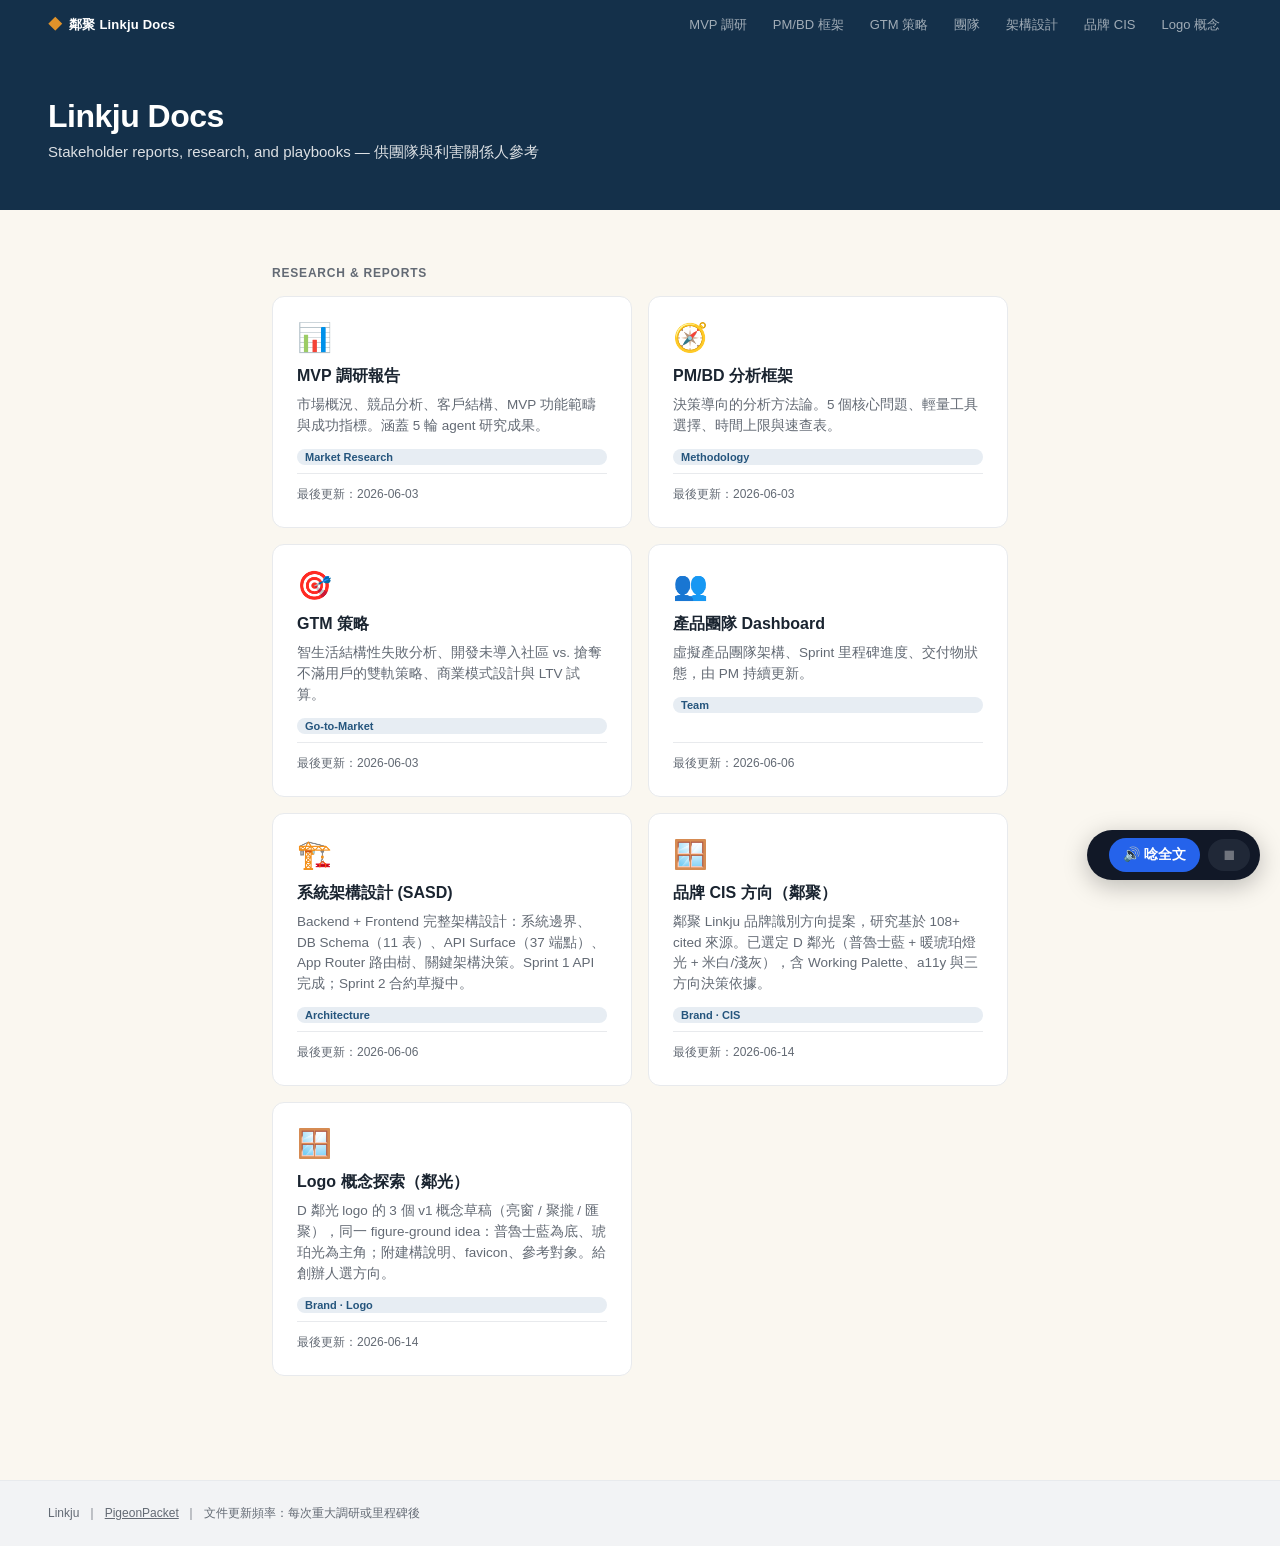
<file: index.html>
<!DOCTYPE html>
<html lang="zh-TW">
<head>
  <meta charset="UTF-8" />
  <meta name="viewport" content="width=device-width, initial-scale=1.0" />
  <title>Linkju Docs</title>
  <link rel="stylesheet" href="assets/site.css">
</head>
<body>

<div id="site-nav"></div>

<header>
  <h1>Linkju Docs</h1>
  <p>Stakeholder reports, research, and playbooks — 供團隊與利害關係人參考</p>
</header>

<main>

  <div class="section-label">Research & Reports</div>
  <div class="doc-grid">

    <a class="doc-card" href="mvp-research.html">
      <div class="icon">📊</div>
      <div class="title">MVP 調研報告</div>
      <div class="desc">市場概況、競品分析、客戶結構、MVP 功能範疇與成功指標。涵蓋 5 輪 agent 研究成果。</div>
      <div class="tag">Market Research</div>
      <div class="updated">最後更新：2026-06-03</div>
    </a>

    <a class="doc-card" href="pm-bd-playbook.html">
      <div class="icon">🧭</div>
      <div class="title">PM/BD 分析框架</div>
      <div class="desc">決策導向的分析方法論。5 個核心問題、輕量工具選擇、時間上限與速查表。</div>
      <div class="tag">Methodology</div>
      <div class="updated">最後更新：2026-06-03</div>
    </a>

    <a class="doc-card" href="gtm-strategy.html">
      <div class="icon">🎯</div>
      <div class="title">GTM 策略</div>
      <div class="desc">智生活結構性失敗分析、開發未導入社區 vs. 搶奪不滿用戶的雙軌策略、商業模式設計與 LTV 試算。</div>
      <div class="tag">Go-to-Market</div>
      <div class="updated">最後更新：2026-06-03</div>
    </a>

    <a class="doc-card" href="team.html">
      <div class="icon">👥</div>
      <div class="title">產品團隊 Dashboard</div>
      <div class="desc">虛擬產品團隊架構、Sprint 里程碑進度、交付物狀態，由 PM 持續更新。</div>
      <div class="tag">Team</div>
      <div class="updated">最後更新：2026-06-06</div>
    </a>

    <a class="doc-card" href="architecture.html">
      <div class="icon">🏗️</div>
      <div class="title">系統架構設計 (SASD)</div>
      <div class="desc">Backend + Frontend 完整架構設計：系統邊界、DB Schema（11 表）、API Surface（37 端點）、App Router 路由樹、關鍵架構決策。Sprint 1 API 完成；Sprint 2 合約草擬中。</div>
      <div class="tag">Architecture</div>
      <div class="updated">最後更新：2026-06-06</div>
    </a>

    <a class="doc-card" href="cis-proposal.html">
      <div class="icon">🪟</div>
      <div class="title">品牌 CIS 方向（鄰聚）</div>
      <div class="desc">鄰聚 Linkju 品牌識別方向提案，研究基於 108+ cited 來源。已選定 D 鄰光（普魯士藍 + 暖琥珀燈光 + 米白/淺灰），含 Working Palette、a11y 與三方向決策依據。</div>
      <div class="tag">Brand · CIS</div>
      <div class="updated">最後更新：2026-06-14</div>
    </a>

    <a class="doc-card" href="logo-concepts.html">
      <div class="icon">🪟</div>
      <div class="title">Logo 概念探索（鄰光）</div>
      <div class="desc">D 鄰光 logo 的 3 個 v1 概念草稿（亮窗 / 聚攏 / 匯聚），同一 figure-ground idea：普魯士藍為底、琥珀光為主角；附建構說明、favicon、參考對象。給創辦人選方向。</div>
      <div class="tag">Brand · Logo</div>
      <div class="updated">最後更新：2026-06-14</div>
    </a>

  </div>

</main>

<footer>
  Linkju &nbsp;｜&nbsp; <a href="https://github.com/PigeonPacket" style="color: inherit;">PigeonPacket</a> &nbsp;｜&nbsp; 文件更新頻率：每次重大調研或里程碑後
</footer>

  <script src="tts.js" defer></script>
  <script src="assets/site.js" defer></script>
</body>
</html>
</file>
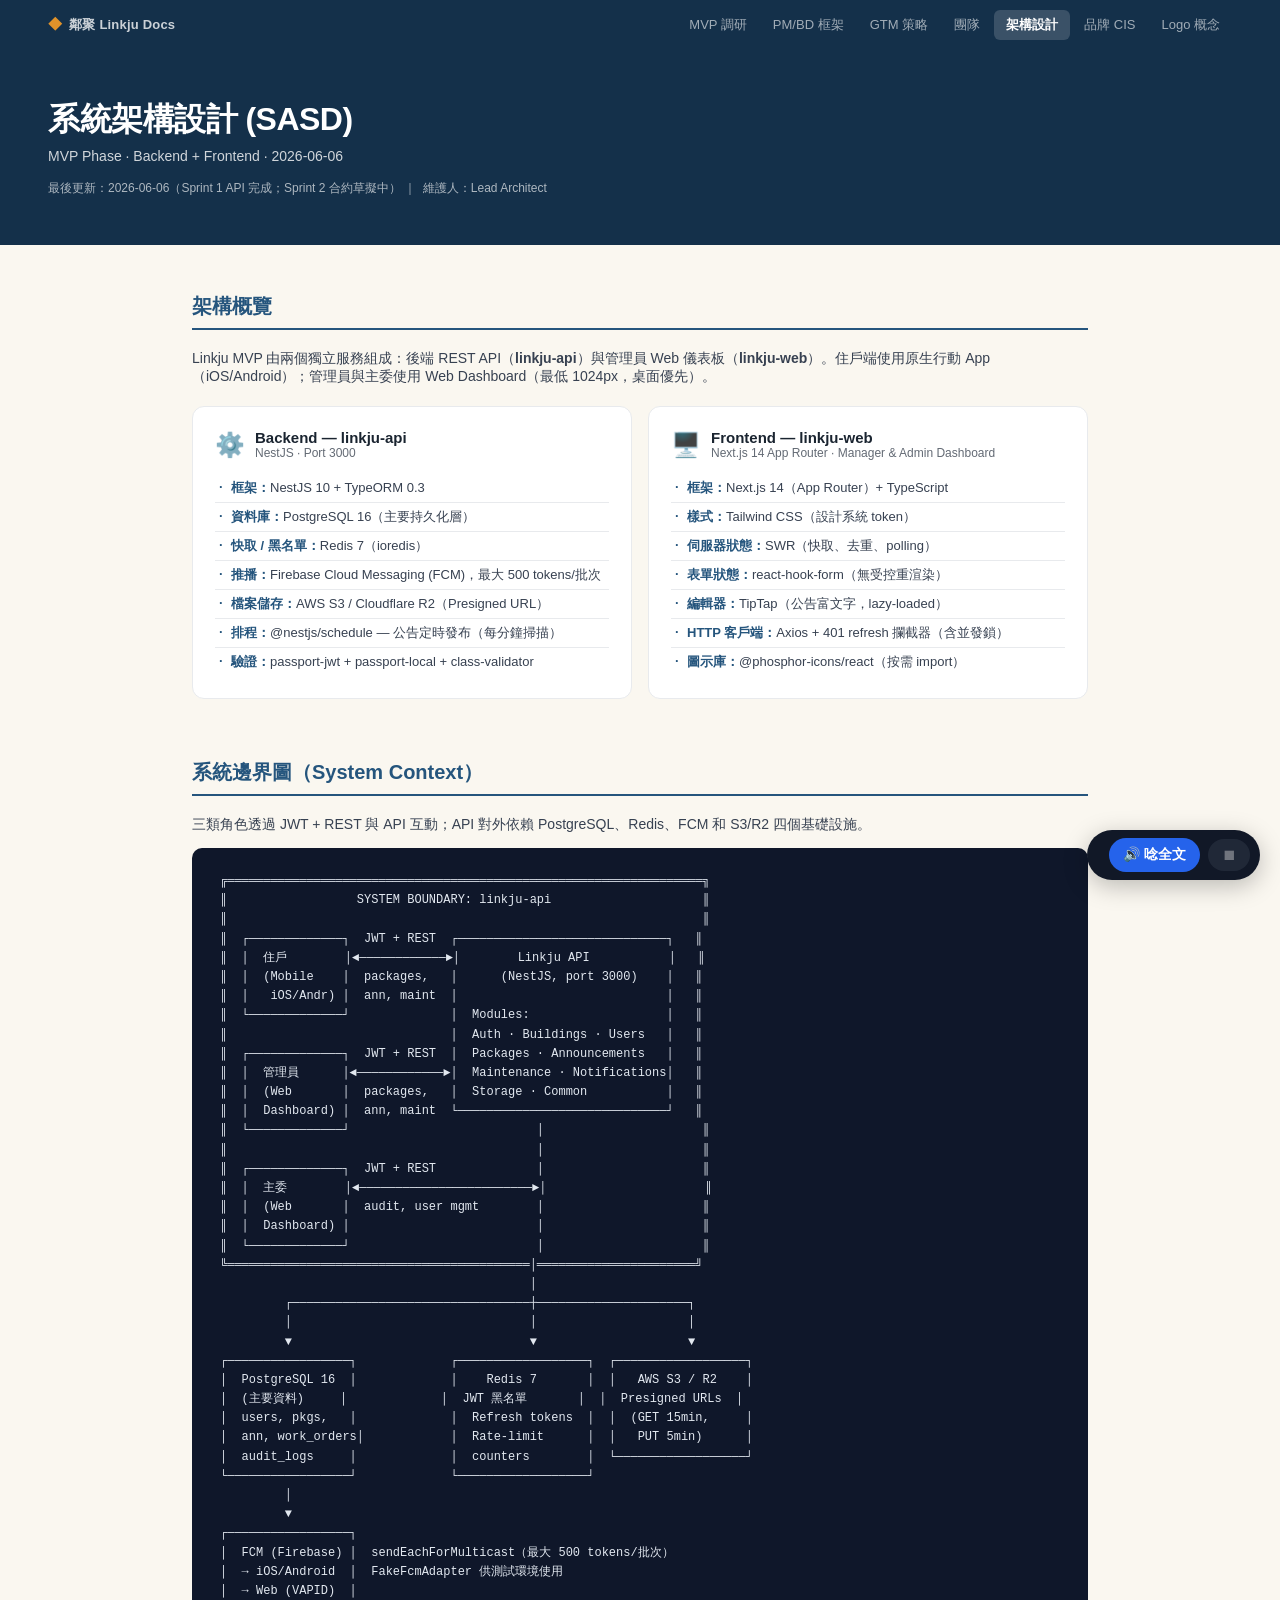
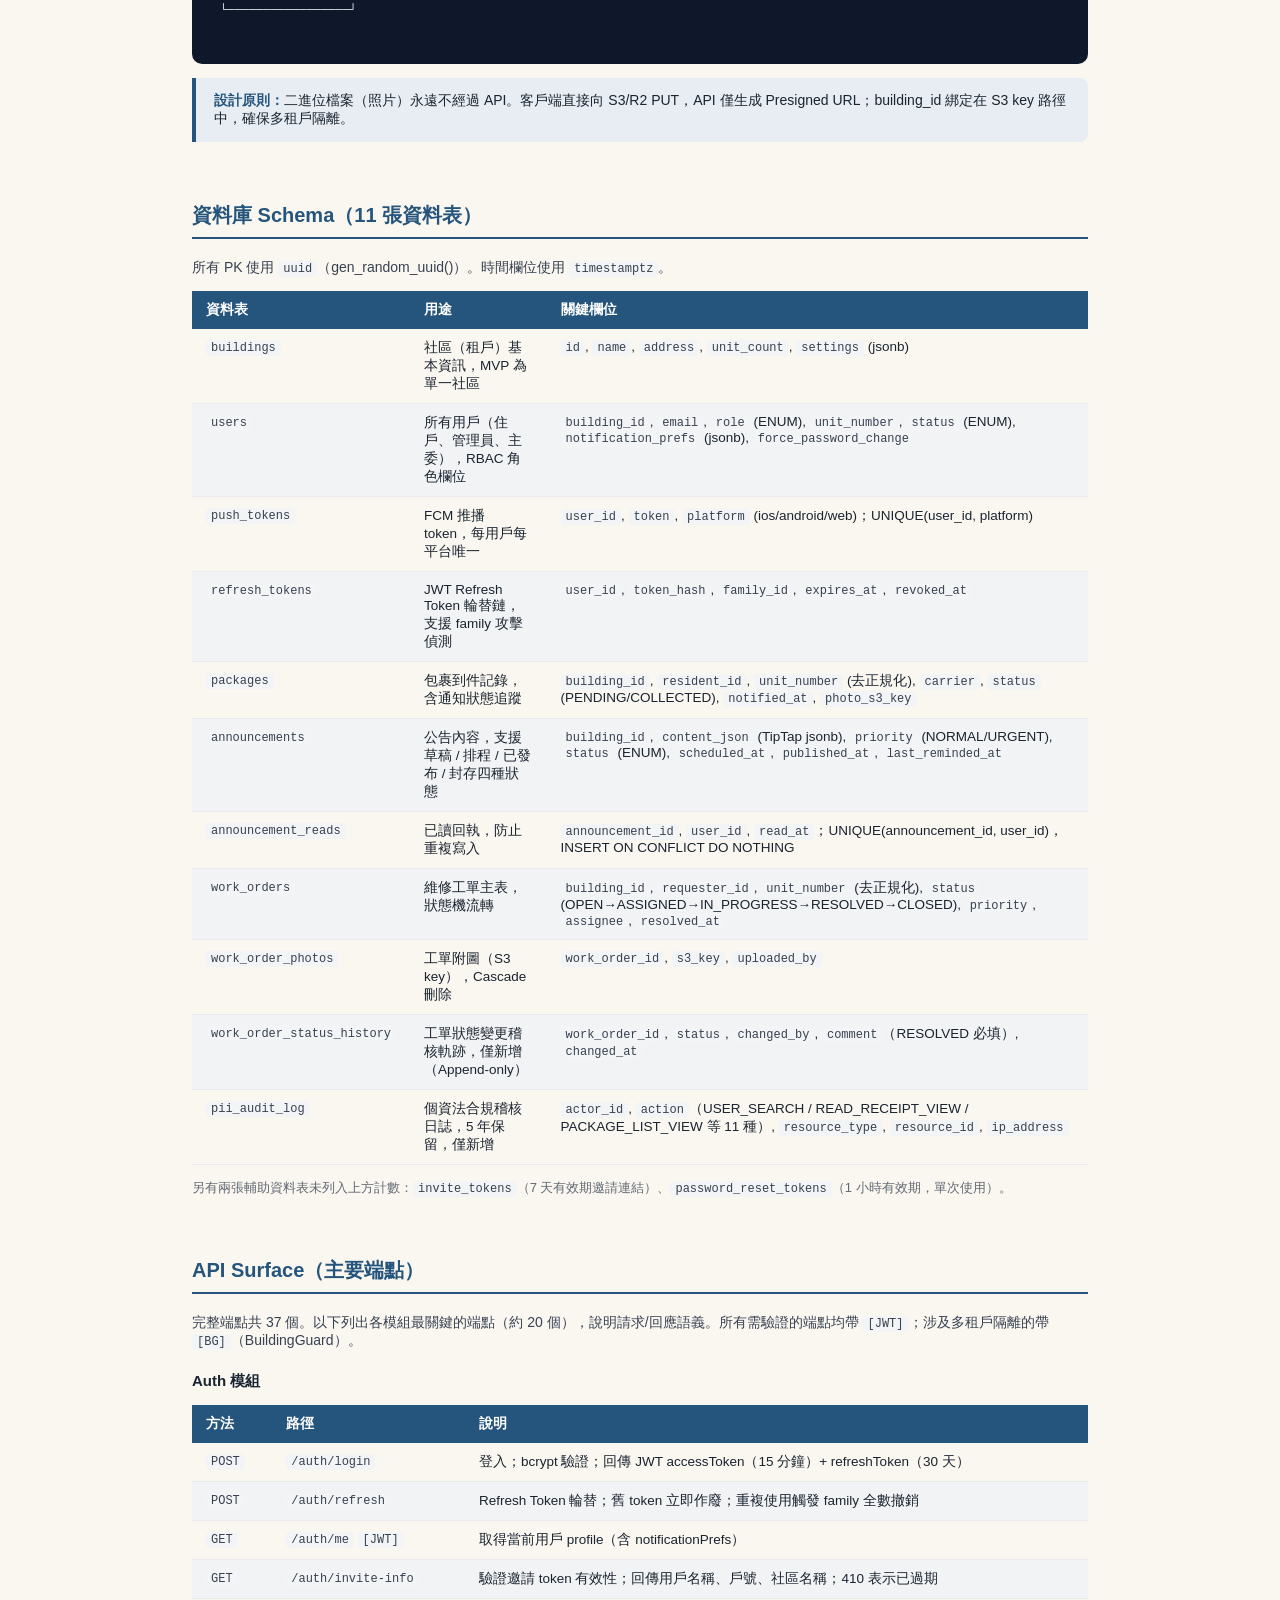
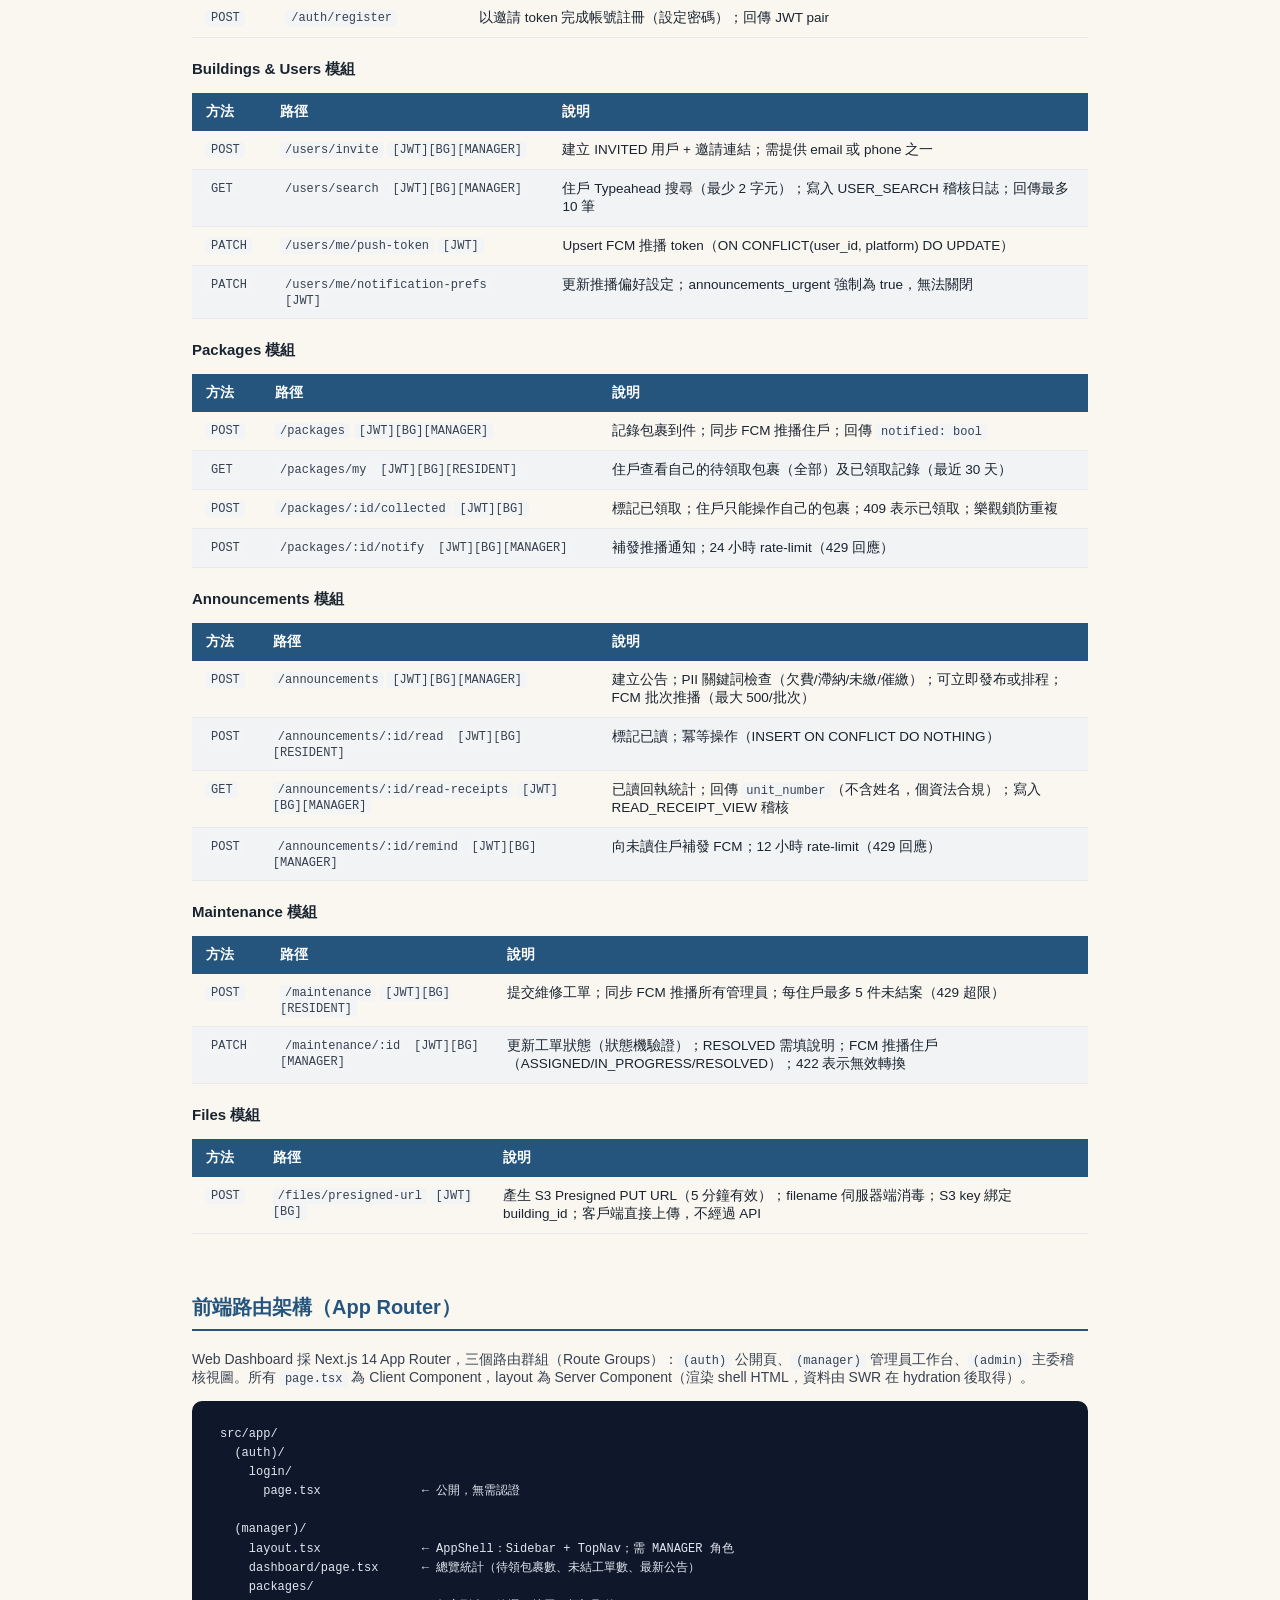
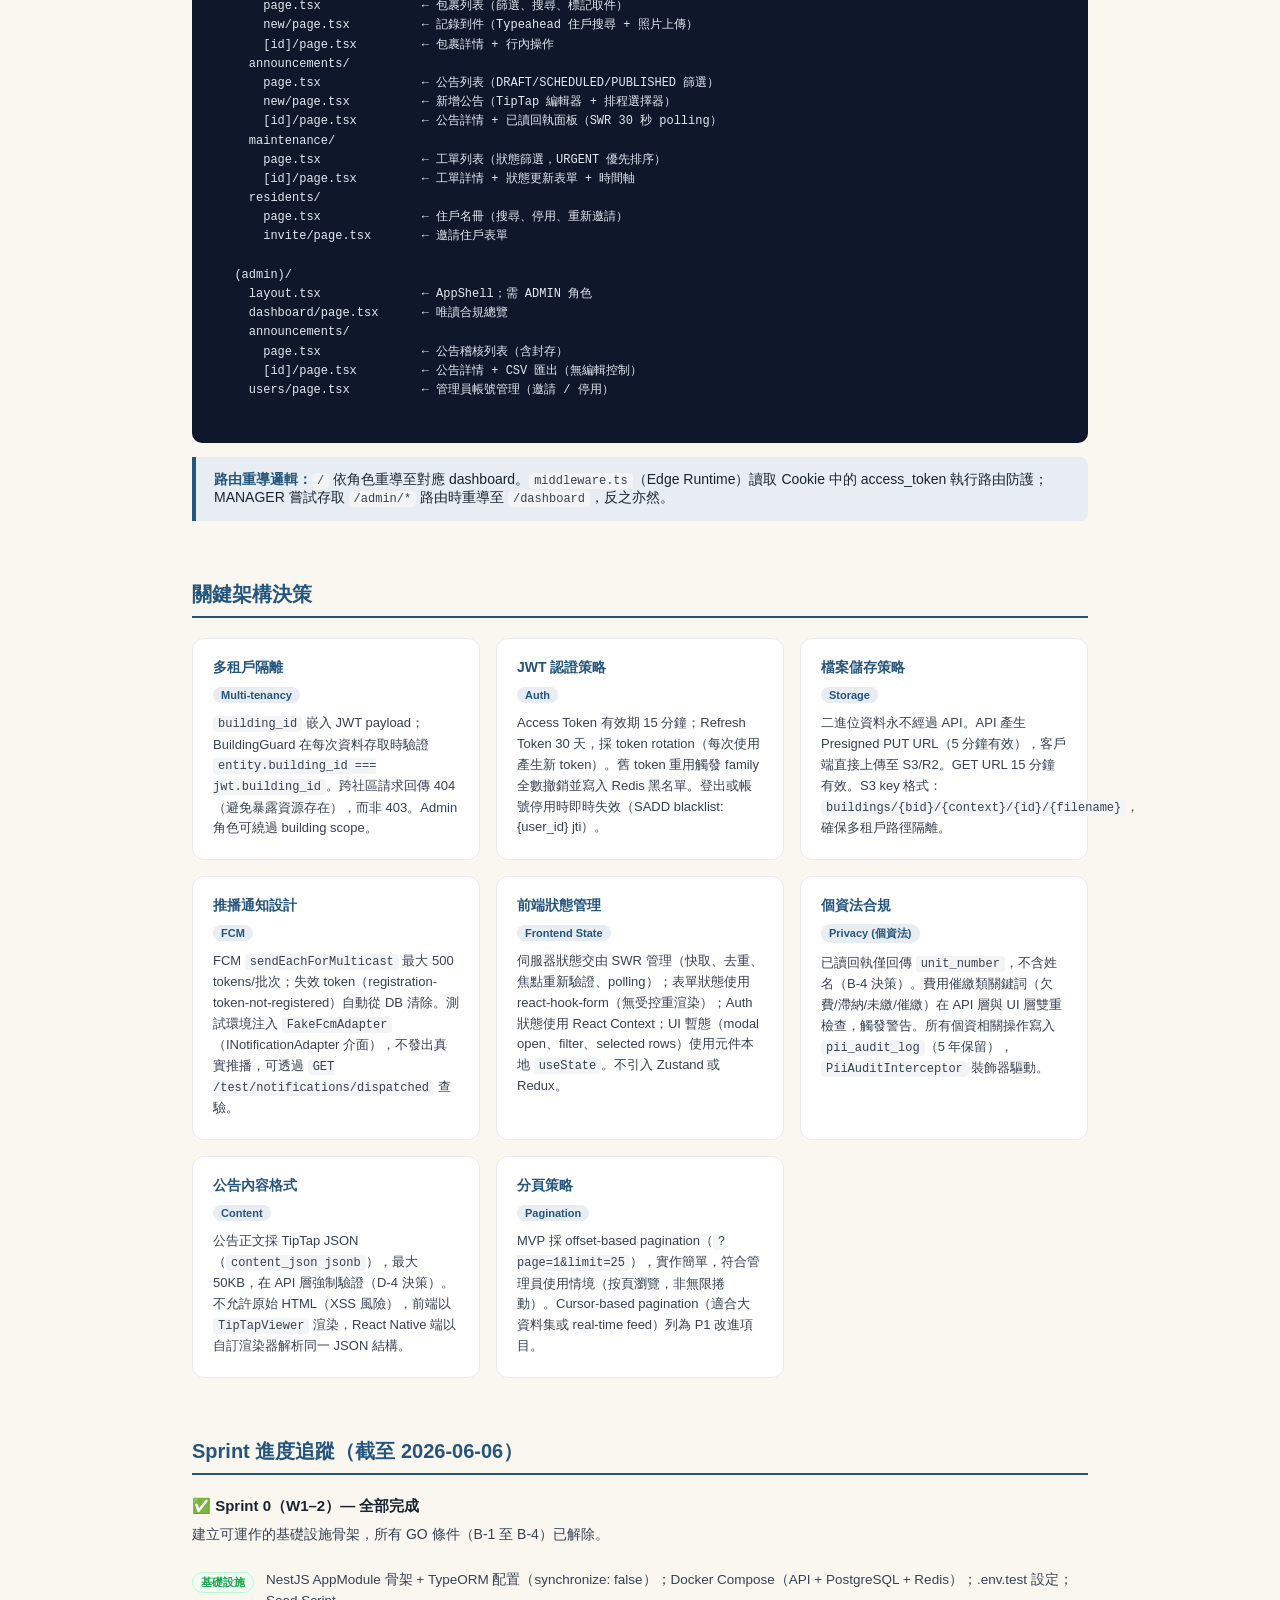
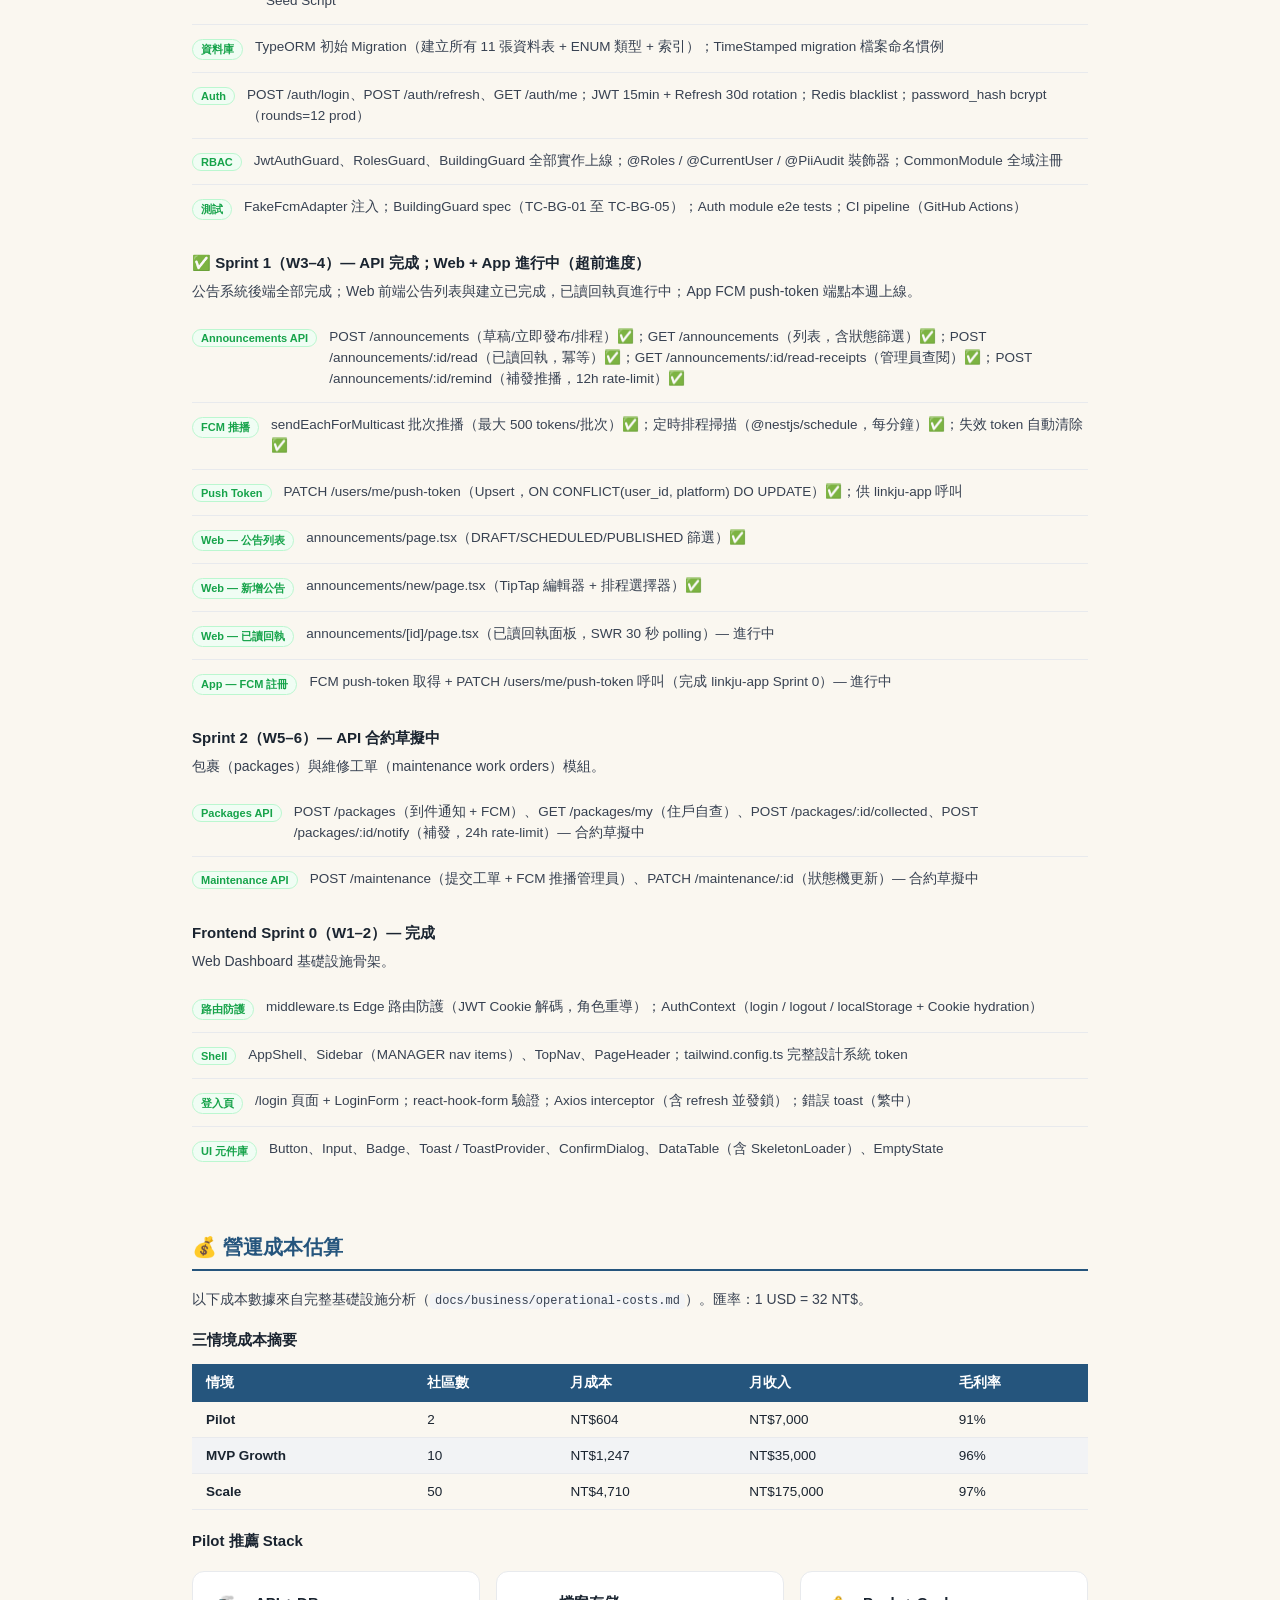
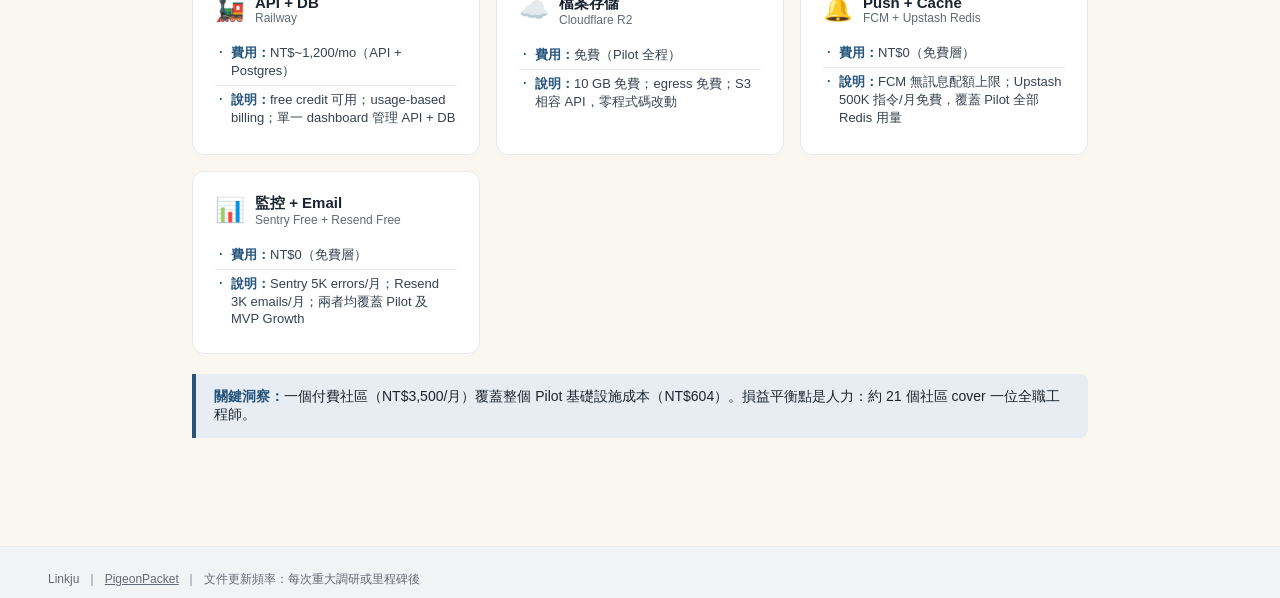
<file: architecture.html>
<!DOCTYPE html>
<html lang="zh-TW">
<head>
  <meta charset="UTF-8" />
  <meta name="viewport" content="width=device-width, initial-scale=1.0" />
  <meta name="description" content="Linkju 系統架構設計 (SASD) — Backend + Frontend MVP Phase 技術設計文件" />
  <title>Linkju — 系統架構設計 (SASD)</title>
  <link rel="stylesheet" href="assets/site.css">
  <style>
    :root {
      --green: #16a34a;
      --green-bg: #f0fdf4;
      --green-border: #bbf7d0;
      --purple: #7c3aed;
      --purple-bg: #f5f3ff;
      --purple-border: #ddd6fe;
    }

    header .sub { opacity: 0.8; margin-top: 6px; font-size: 14px; }
    header .meta { margin-top: 16px; font-size: 12px; opacity: 0.65; }

    .container { max-width: 960px; margin: 0 auto; padding: 48px 32px; }

    section { margin-bottom: 60px; }
    section > h2 { font-size: 20px; font-weight: 700; color: var(--accent); border-bottom: 2px solid var(--accent); padding-bottom: 8px; margin-bottom: 20px; }
    h3 { font-size: 15px; font-weight: 700; margin: 22px 0 10px; }
    p { margin-bottom: 12px; color: #374151; font-size: 14px; }

    /* Tables */
    .table-wrap { overflow-x: auto; margin: 14px 0; }
    table { width: 100%; border-collapse: collapse; font-size: 13.5px; }
    th { background: var(--accent); color: white; text-align: left; padding: 10px 14px; font-weight: 600; }
    td { padding: 10px 14px; border-bottom: 1px solid var(--border); vertical-align: top; }
    tr:nth-child(even) td { background: var(--section-bg); }
    code { font-family: "SFMono-Regular", Menlo, Monaco, Consolas, monospace; font-size: 12px; background: #f3f4f6; padding: 1px 5px; border-radius: 4px; color: #374151; }

    /* Overview cards */
    .tech-grid {
      display: grid;
      grid-template-columns: repeat(auto-fit, minmax(280px, 1fr));
      gap: 16px;
      margin: 20px 0;
    }
    .tech-card {
      border: 1px solid var(--border);
      border-radius: 12px;
      padding: 22px;
      background: white;
    }
    .tech-card .tc-header {
      display: flex;
      align-items: center;
      gap: 10px;
      margin-bottom: 14px;
    }
    .tech-card .tc-icon { font-size: 24px; }
    .tech-card .tc-title { font-size: 15px; font-weight: 700; }
    .tech-card .tc-subtitle { font-size: 12px; color: var(--muted); }
    .tech-card ul { list-style: none; padding: 0; }
    .tech-card ul li {
      font-size: 13px;
      color: #374151;
      padding: 5px 0 5px 16px;
      position: relative;
      border-bottom: 1px solid var(--border);
    }
    .tech-card ul li:last-child { border-bottom: none; }
    .tech-card ul li::before {
      content: "·";
      position: absolute;
      left: 4px;
      color: var(--accent);
      font-weight: 700;
    }
    .tech-card ul li strong { color: var(--accent); }

    /* System context diagram */
    .diagram-block {
      background: #0f172a;
      color: #e2e8f0;
      border-radius: 10px;
      padding: 24px 28px;
      overflow-x: auto;
      margin: 14px 0;
    }
    .diagram-block pre {
      font-family: "SFMono-Regular", Menlo, Monaco, Consolas, monospace;
      font-size: 12px;
      line-height: 1.6;
      white-space: pre;
    }

    /* Decision cards */
    .decision-grid {
      display: grid;
      grid-template-columns: repeat(auto-fit, minmax(280px, 1fr));
      gap: 16px;
      margin: 20px 0;
    }
    .decision-card {
      border: 1px solid var(--border);
      border-radius: 12px;
      padding: 20px;
      background: white;
    }
    .decision-card .dc-name {
      font-size: 14px;
      font-weight: 700;
      color: var(--accent);
      margin-bottom: 8px;
    }
    .decision-card .dc-tag {
      display: inline-block;
      font-size: 11px;
      font-weight: 600;
      background: var(--accent-light);
      color: var(--accent);
      padding: 2px 8px;
      border-radius: 20px;
      margin-bottom: 10px;
    }
    .decision-card .dc-rationale {
      font-size: 13px;
      color: #374151;
      line-height: 1.6;
    }

    /* Sprint scope */
    .sprint-list {
      list-style: none;
      padding: 0;
      margin: 14px 0;
    }
    .sprint-list li {
      display: flex;
      gap: 12px;
      padding: 12px 0;
      border-bottom: 1px solid var(--border);
      font-size: 13.5px;
      align-items: flex-start;
    }
    .sprint-list li:last-child { border-bottom: none; }
    .sprint-list .s-badge {
      display: inline-block;
      font-size: 11px;
      font-weight: 600;
      background: var(--green-bg);
      color: var(--green);
      border: 1px solid var(--green-border);
      padding: 2px 8px;
      border-radius: 20px;
      white-space: nowrap;
      flex-shrink: 0;
      margin-top: 2px;
    }
    .sprint-list .s-text { color: #374151; line-height: 1.55; }

    /* Highlight callout */
    .highlight { background: var(--accent-light); border-left: 4px solid var(--accent); padding: 14px 18px; border-radius: 0 8px 8px 0; margin: 14px 0; font-size: 14px; }
    .highlight strong { color: var(--accent); }

    @media (max-width: 650px) {
      header, footer { padding-left: 20px; padding-right: 20px; }
      .container { padding: 32px 20px; }
      .tech-grid, .decision-grid { grid-template-columns: 1fr; }
    }
  </style>
</head>
<body>

<div id="site-nav"></div>

<header>
  <h1>系統架構設計 (SASD)</h1>
  <div class="sub">MVP Phase · Backend + Frontend · 2026-06-06</div>
  <div class="meta">最後更新：2026-06-06（Sprint 1 API 完成；Sprint 2 合約草擬中）&nbsp;｜&nbsp; 維護人：Lead Architect</div>
</header>

<div class="container">

  <!-- ──────────────────────────────────────────────
       1. Architecture Overview
  ────────────────────────────────────────────── -->
  <section>
    <h2>架構概覽</h2>
    <p>Linkju MVP 由兩個獨立服務組成：後端 REST API（<strong>linkju-api</strong>）與管理員 Web 儀表板（<strong>linkju-web</strong>）。住戶端使用原生行動 App（iOS/Android）；管理員與主委使用 Web Dashboard（最低 1024px，桌面優先）。</p>
    <div class="tech-grid">

      <div class="tech-card">
        <div class="tc-header">
          <div class="tc-icon">⚙️</div>
          <div>
            <div class="tc-title">Backend — linkju-api</div>
            <div class="tc-subtitle">NestJS · Port 3000</div>
          </div>
        </div>
        <ul>
          <li><strong>框架：</strong>NestJS 10 + TypeORM 0.3</li>
          <li><strong>資料庫：</strong>PostgreSQL 16（主要持久化層）</li>
          <li><strong>快取 / 黑名單：</strong>Redis 7（ioredis）</li>
          <li><strong>推播：</strong>Firebase Cloud Messaging (FCM)，最大 500 tokens/批次</li>
          <li><strong>檔案儲存：</strong>AWS S3 / Cloudflare R2（Presigned URL）</li>
          <li><strong>排程：</strong>@nestjs/schedule — 公告定時發布（每分鐘掃描）</li>
          <li><strong>驗證：</strong>passport-jwt + passport-local + class-validator</li>
        </ul>
      </div>

      <div class="tech-card">
        <div class="tc-header">
          <div class="tc-icon">🖥️</div>
          <div>
            <div class="tc-title">Frontend — linkju-web</div>
            <div class="tc-subtitle">Next.js 14 App Router · Manager &amp; Admin Dashboard</div>
          </div>
        </div>
        <ul>
          <li><strong>框架：</strong>Next.js 14（App Router）+ TypeScript</li>
          <li><strong>樣式：</strong>Tailwind CSS（設計系統 token）</li>
          <li><strong>伺服器狀態：</strong>SWR（快取、去重、polling）</li>
          <li><strong>表單狀態：</strong>react-hook-form（無受控重渲染）</li>
          <li><strong>編輯器：</strong>TipTap（公告富文字，lazy-loaded）</li>
          <li><strong>HTTP 客戶端：</strong>Axios + 401 refresh 攔截器（含並發鎖）</li>
          <li><strong>圖示庫：</strong>@phosphor-icons/react（按需 import）</li>
        </ul>
      </div>

    </div>
  </section>

  <!-- ──────────────────────────────────────────────
       2. System Context
  ────────────────────────────────────────────── -->
  <section>
    <h2>系統邊界圖（System Context）</h2>
    <p>三類角色透過 JWT + REST 與 API 互動；API 對外依賴 PostgreSQL、Redis、FCM 和 S3/R2 四個基礎設施。</p>
    <div class="diagram-block">
      <pre>
╔══════════════════════════════════════════════════════════════════╗
║                  SYSTEM BOUNDARY: linkju-api                     ║
║                                                                  ║
║  ┌─────────────┐  JWT + REST  ┌─────────────────────────────┐   ║
║  │  住戶        │◄────────────►│        Linkju API           │   ║
║  │  (Mobile    │  packages,   │      (NestJS, port 3000)    │   ║
║  │   iOS/Andr) │  ann, maint  │                             │   ║
║  └─────────────┘              │  Modules:                   │   ║
║                               │  Auth · Buildings · Users   │   ║
║  ┌─────────────┐  JWT + REST  │  Packages · Announcements   │   ║
║  │  管理員      │◄────────────►│  Maintenance · Notifications│   ║
║  │  (Web       │  packages,   │  Storage · Common           │   ║
║  │  Dashboard) │  ann, maint  └─────────────────────────────┘   ║
║  └─────────────┘                          │                      ║
║                                           │                      ║
║  ┌─────────────┐  JWT + REST              │                      ║
║  │  主委        │◄────────────────────────►│                      ║
║  │  (Web       │  audit, user mgmt        │                      ║
║  │  Dashboard) │                          │                      ║
║  └─────────────┘                          │                      ║
╚══════════════════════════════════════════│══════════════════════╝
                                           │
         ┌─────────────────────────────────┼─────────────────────┐
         │                                 │                     │
         ▼                                 ▼                     ▼
┌─────────────────┐             ┌──────────────────┐  ┌──────────────────┐
│  PostgreSQL 16  │             │    Redis 7       │  │   AWS S3 / R2    │
│  (主要資料)     │             │  JWT 黑名單       │  │  Presigned URLs  │
│  users, pkgs,   │             │  Refresh tokens  │  │  (GET 15min,     │
│  ann, work_orders│            │  Rate-limit      │  │   PUT 5min)      │
│  audit_logs     │             │  counters        │  └──────────────────┘
└─────────────────┘             └──────────────────┘
         │
         ▼
┌─────────────────┐
│  FCM (Firebase) │  sendEachForMulticast（最大 500 tokens/批次）
│  → iOS/Android  │  FakeFcmAdapter 供測試環境使用
│  → Web (VAPID)  │
└─────────────────┘
      </pre>
    </div>
    <div class="highlight">
      <strong>設計原則：</strong>二進位檔案（照片）永遠不經過 API。客戶端直接向 S3/R2 PUT，API 僅生成 Presigned URL；building_id 綁定在 S3 key 路徑中，確保多租戶隔離。
    </div>
  </section>

  <!-- ──────────────────────────────────────────────
       3. Database Schema
  ────────────────────────────────────────────── -->
  <section>
    <h2>資料庫 Schema（11 張資料表）</h2>
    <p>所有 PK 使用 <code>uuid</code>（gen_random_uuid()）。時間欄位使用 <code>timestamptz</code>。</p>
    <div class="table-wrap">
      <table>
        <thead>
          <tr>
            <th>資料表</th>
            <th>用途</th>
            <th>關鍵欄位</th>
          </tr>
        </thead>
        <tbody>
          <tr>
            <td><code>buildings</code></td>
            <td>社區（租戶）基本資訊，MVP 為單一社區</td>
            <td><code>id</code>, <code>name</code>, <code>address</code>, <code>unit_count</code>, <code>settings</code> (jsonb)</td>
          </tr>
          <tr>
            <td><code>users</code></td>
            <td>所有用戶（住戶、管理員、主委），RBAC 角色欄位</td>
            <td><code>building_id</code>, <code>email</code>, <code>role</code> (ENUM), <code>unit_number</code>, <code>status</code> (ENUM), <code>notification_prefs</code> (jsonb), <code>force_password_change</code></td>
          </tr>
          <tr>
            <td><code>push_tokens</code></td>
            <td>FCM 推播 token，每用戶每平台唯一</td>
            <td><code>user_id</code>, <code>token</code>, <code>platform</code> (ios/android/web)；UNIQUE(user_id, platform)</td>
          </tr>
          <tr>
            <td><code>refresh_tokens</code></td>
            <td>JWT Refresh Token 輪替鏈，支援 family 攻擊偵測</td>
            <td><code>user_id</code>, <code>token_hash</code>, <code>family_id</code>, <code>expires_at</code>, <code>revoked_at</code></td>
          </tr>
          <tr>
            <td><code>packages</code></td>
            <td>包裹到件記錄，含通知狀態追蹤</td>
            <td><code>building_id</code>, <code>resident_id</code>, <code>unit_number</code> (去正規化), <code>carrier</code>, <code>status</code> (PENDING/COLLECTED), <code>notified_at</code>, <code>photo_s3_key</code></td>
          </tr>
          <tr>
            <td><code>announcements</code></td>
            <td>公告內容，支援草稿 / 排程 / 已發布 / 封存四種狀態</td>
            <td><code>building_id</code>, <code>content_json</code> (TipTap jsonb), <code>priority</code> (NORMAL/URGENT), <code>status</code> (ENUM), <code>scheduled_at</code>, <code>published_at</code>, <code>last_reminded_at</code></td>
          </tr>
          <tr>
            <td><code>announcement_reads</code></td>
            <td>已讀回執，防止重複寫入</td>
            <td><code>announcement_id</code>, <code>user_id</code>, <code>read_at</code>；UNIQUE(announcement_id, user_id)，INSERT ON CONFLICT DO NOTHING</td>
          </tr>
          <tr>
            <td><code>work_orders</code></td>
            <td>維修工單主表，狀態機流轉</td>
            <td><code>building_id</code>, <code>requester_id</code>, <code>unit_number</code> (去正規化), <code>status</code> (OPEN→ASSIGNED→IN_PROGRESS→RESOLVED→CLOSED), <code>priority</code>, <code>assignee</code>, <code>resolved_at</code></td>
          </tr>
          <tr>
            <td><code>work_order_photos</code></td>
            <td>工單附圖（S3 key），Cascade 刪除</td>
            <td><code>work_order_id</code>, <code>s3_key</code>, <code>uploaded_by</code></td>
          </tr>
          <tr>
            <td><code>work_order_status_history</code></td>
            <td>工單狀態變更稽核軌跡，僅新增（Append-only）</td>
            <td><code>work_order_id</code>, <code>status</code>, <code>changed_by</code>, <code>comment</code>（RESOLVED 必填）, <code>changed_at</code></td>
          </tr>
          <tr>
            <td><code>pii_audit_log</code></td>
            <td>個資法合規稽核日誌，5 年保留，僅新增</td>
            <td><code>actor_id</code>, <code>action</code>（USER_SEARCH / READ_RECEIPT_VIEW / PACKAGE_LIST_VIEW 等 11 種）, <code>resource_type</code>, <code>resource_id</code>, <code>ip_address</code></td>
          </tr>
        </tbody>
      </table>
    </div>
    <p style="font-size:13px; color: var(--muted);">另有兩張輔助資料表未列入上方計數：<code>invite_tokens</code>（7 天有效期邀請連結）、<code>password_reset_tokens</code>（1 小時有效期，單次使用）。</p>
  </section>

  <!-- ──────────────────────────────────────────────
       4. API Surface
  ────────────────────────────────────────────── -->
  <section>
    <h2>API Surface（主要端點）</h2>
    <p>完整端點共 37 個。以下列出各模組最關鍵的端點（約 20 個），說明請求/回應語義。所有需驗證的端點均帶 <code>[JWT]</code>；涉及多租戶隔離的帶 <code>[BG]</code>（BuildingGuard）。</p>

    <h3>Auth 模組</h3>
    <div class="table-wrap">
      <table>
        <thead>
          <tr><th>方法</th><th>路徑</th><th>說明</th></tr>
        </thead>
        <tbody>
          <tr>
            <td><code>POST</code></td>
            <td><code>/auth/login</code></td>
            <td>登入；bcrypt 驗證；回傳 JWT accessToken（15 分鐘）+ refreshToken（30 天）</td>
          </tr>
          <tr>
            <td><code>POST</code></td>
            <td><code>/auth/refresh</code></td>
            <td>Refresh Token 輪替；舊 token 立即作廢；重複使用觸發 family 全數撤銷</td>
          </tr>
          <tr>
            <td><code>GET</code></td>
            <td><code>/auth/me</code> <code>[JWT]</code></td>
            <td>取得當前用戶 profile（含 notificationPrefs）</td>
          </tr>
          <tr>
            <td><code>GET</code></td>
            <td><code>/auth/invite-info</code></td>
            <td>驗證邀請 token 有效性；回傳用戶名稱、戶號、社區名稱；410 表示已過期</td>
          </tr>
          <tr>
            <td><code>POST</code></td>
            <td><code>/auth/register</code></td>
            <td>以邀請 token 完成帳號註冊（設定密碼）；回傳 JWT pair</td>
          </tr>
        </tbody>
      </table>
    </div>

    <h3>Buildings &amp; Users 模組</h3>
    <div class="table-wrap">
      <table>
        <thead>
          <tr><th>方法</th><th>路徑</th><th>說明</th></tr>
        </thead>
        <tbody>
          <tr>
            <td><code>POST</code></td>
            <td><code>/users/invite</code> <code>[JWT][BG][MANAGER]</code></td>
            <td>建立 INVITED 用戶 + 邀請連結；需提供 email 或 phone 之一</td>
          </tr>
          <tr>
            <td><code>GET</code></td>
            <td><code>/users/search</code> <code>[JWT][BG][MANAGER]</code></td>
            <td>住戶 Typeahead 搜尋（最少 2 字元）；寫入 USER_SEARCH 稽核日誌；回傳最多 10 筆</td>
          </tr>
          <tr>
            <td><code>PATCH</code></td>
            <td><code>/users/me/push-token</code> <code>[JWT]</code></td>
            <td>Upsert FCM 推播 token（ON CONFLICT(user_id, platform) DO UPDATE）</td>
          </tr>
          <tr>
            <td><code>PATCH</code></td>
            <td><code>/users/me/notification-prefs</code> <code>[JWT]</code></td>
            <td>更新推播偏好設定；announcements_urgent 強制為 true，無法關閉</td>
          </tr>
        </tbody>
      </table>
    </div>

    <h3>Packages 模組</h3>
    <div class="table-wrap">
      <table>
        <thead>
          <tr><th>方法</th><th>路徑</th><th>說明</th></tr>
        </thead>
        <tbody>
          <tr>
            <td><code>POST</code></td>
            <td><code>/packages</code> <code>[JWT][BG][MANAGER]</code></td>
            <td>記錄包裹到件；同步 FCM 推播住戶；回傳 <code>notified: bool</code></td>
          </tr>
          <tr>
            <td><code>GET</code></td>
            <td><code>/packages/my</code> <code>[JWT][BG][RESIDENT]</code></td>
            <td>住戶查看自己的待領取包裹（全部）及已領取記錄（最近 30 天）</td>
          </tr>
          <tr>
            <td><code>POST</code></td>
            <td><code>/packages/:id/collected</code> <code>[JWT][BG]</code></td>
            <td>標記已領取；住戶只能操作自己的包裹；409 表示已領取；樂觀鎖防重複</td>
          </tr>
          <tr>
            <td><code>POST</code></td>
            <td><code>/packages/:id/notify</code> <code>[JWT][BG][MANAGER]</code></td>
            <td>補發推播通知；24 小時 rate-limit（429 回應）</td>
          </tr>
        </tbody>
      </table>
    </div>

    <h3>Announcements 模組</h3>
    <div class="table-wrap">
      <table>
        <thead>
          <tr><th>方法</th><th>路徑</th><th>說明</th></tr>
        </thead>
        <tbody>
          <tr>
            <td><code>POST</code></td>
            <td><code>/announcements</code> <code>[JWT][BG][MANAGER]</code></td>
            <td>建立公告；PII 關鍵詞檢查（欠費/滯納/未繳/催繳）；可立即發布或排程；FCM 批次推播（最大 500/批次）</td>
          </tr>
          <tr>
            <td><code>POST</code></td>
            <td><code>/announcements/:id/read</code> <code>[JWT][BG][RESIDENT]</code></td>
            <td>標記已讀；冪等操作（INSERT ON CONFLICT DO NOTHING）</td>
          </tr>
          <tr>
            <td><code>GET</code></td>
            <td><code>/announcements/:id/read-receipts</code> <code>[JWT][BG][MANAGER]</code></td>
            <td>已讀回執統計；回傳 <code>unit_number</code>（不含姓名，個資法合規）；寫入 READ_RECEIPT_VIEW 稽核</td>
          </tr>
          <tr>
            <td><code>POST</code></td>
            <td><code>/announcements/:id/remind</code> <code>[JWT][BG][MANAGER]</code></td>
            <td>向未讀住戶補發 FCM；12 小時 rate-limit（429 回應）</td>
          </tr>
        </tbody>
      </table>
    </div>

    <h3>Maintenance 模組</h3>
    <div class="table-wrap">
      <table>
        <thead>
          <tr><th>方法</th><th>路徑</th><th>說明</th></tr>
        </thead>
        <tbody>
          <tr>
            <td><code>POST</code></td>
            <td><code>/maintenance</code> <code>[JWT][BG][RESIDENT]</code></td>
            <td>提交維修工單；同步 FCM 推播所有管理員；每住戶最多 5 件未結案（429 超限）</td>
          </tr>
          <tr>
            <td><code>PATCH</code></td>
            <td><code>/maintenance/:id</code> <code>[JWT][BG][MANAGER]</code></td>
            <td>更新工單狀態（狀態機驗證）；RESOLVED 需填說明；FCM 推播住戶（ASSIGNED/IN_PROGRESS/RESOLVED）；422 表示無效轉換</td>
          </tr>
        </tbody>
      </table>
    </div>

    <h3>Files 模組</h3>
    <div class="table-wrap">
      <table>
        <thead>
          <tr><th>方法</th><th>路徑</th><th>說明</th></tr>
        </thead>
        <tbody>
          <tr>
            <td><code>POST</code></td>
            <td><code>/files/presigned-url</code> <code>[JWT][BG]</code></td>
            <td>產生 S3 Presigned PUT URL（5 分鐘有效）；filename 伺服器端消毒；S3 key 綁定 building_id；客戶端直接上傳，不經過 API</td>
          </tr>
        </tbody>
      </table>
    </div>
  </section>

  <!-- ──────────────────────────────────────────────
       5. Frontend Route Architecture
  ────────────────────────────────────────────── -->
  <section>
    <h2>前端路由架構（App Router）</h2>
    <p>Web Dashboard 採 Next.js 14 App Router，三個路由群組（Route Groups）：<code>(auth)</code> 公開頁、<code>(manager)</code> 管理員工作台、<code>(admin)</code> 主委稽核視圖。所有 <code>page.tsx</code> 為 Client Component，layout 為 Server Component（渲染 shell HTML，資料由 SWR 在 hydration 後取得）。</p>
    <div class="diagram-block">
      <pre>
src/app/
  (auth)/
    login/
      page.tsx              ← 公開，無需認證

  (manager)/
    layout.tsx              ← AppShell：Sidebar + TopNav；需 MANAGER 角色
    dashboard/page.tsx      ← 總覽統計（待領包裹數、未結工單數、最新公告）
    packages/
      page.tsx              ← 包裹列表（篩選、搜尋、標記取件）
      new/page.tsx          ← 記錄到件（Typeahead 住戶搜尋 + 照片上傳）
      [id]/page.tsx         ← 包裹詳情 + 行內操作
    announcements/
      page.tsx              ← 公告列表（DRAFT/SCHEDULED/PUBLISHED 篩選）
      new/page.tsx          ← 新增公告（TipTap 編輯器 + 排程選擇器）
      [id]/page.tsx         ← 公告詳情 + 已讀回執面板（SWR 30 秒 polling）
    maintenance/
      page.tsx              ← 工單列表（狀態篩選，URGENT 優先排序）
      [id]/page.tsx         ← 工單詳情 + 狀態更新表單 + 時間軸
    residents/
      page.tsx              ← 住戶名冊（搜尋、停用、重新邀請）
      invite/page.tsx       ← 邀請住戶表單

  (admin)/
    layout.tsx              ← AppShell；需 ADMIN 角色
    dashboard/page.tsx      ← 唯讀合規總覽
    announcements/
      page.tsx              ← 公告稽核列表（含封存）
      [id]/page.tsx         ← 公告詳情 + CSV 匯出（無編輯控制）
    users/page.tsx          ← 管理員帳號管理（邀請 / 停用）
      </pre>
    </div>
    <div class="highlight">
      <strong>路由重導邏輯：</strong><code>/</code> 依角色重導至對應 dashboard。<code>middleware.ts</code>（Edge Runtime）讀取 Cookie 中的 access_token 執行路由防護；MANAGER 嘗試存取 <code>/admin/*</code> 路由時重導至 <code>/dashboard</code>，反之亦然。
    </div>
  </section>

  <!-- ──────────────────────────────────────────────
       6. Key Architecture Decisions
  ────────────────────────────────────────────── -->
  <section>
    <h2>關鍵架構決策</h2>
    <div class="decision-grid">

      <div class="decision-card">
        <div class="dc-name">多租戶隔離</div>
        <div class="dc-tag">Multi-tenancy</div>
        <div class="dc-rationale">
          <code>building_id</code> 嵌入 JWT payload；BuildingGuard 在每次資料存取時驗證 <code>entity.building_id === jwt.building_id</code>。跨社區請求回傳 404（避免暴露資源存在），而非 403。Admin 角色可繞過 building scope。
        </div>
      </div>

      <div class="decision-card">
        <div class="dc-name">JWT 認證策略</div>
        <div class="dc-tag">Auth</div>
        <div class="dc-rationale">
          Access Token 有效期 15 分鐘；Refresh Token 30 天，採 token rotation（每次使用產生新 token）。舊 token 重用觸發 family 全數撤銷並寫入 Redis 黑名單。登出或帳號停用時即時失效（SADD blacklist:{user_id} jti）。
        </div>
      </div>

      <div class="decision-card">
        <div class="dc-name">檔案儲存策略</div>
        <div class="dc-tag">Storage</div>
        <div class="dc-rationale">
          二進位資料永不經過 API。API 產生 Presigned PUT URL（5 分鐘有效），客戶端直接上傳至 S3/R2。GET URL 15 分鐘有效。S3 key 格式：<code>buildings/{bid}/{context}/{id}/{filename}</code>，確保多租戶路徑隔離。
        </div>
      </div>

      <div class="decision-card">
        <div class="dc-name">推播通知設計</div>
        <div class="dc-tag">FCM</div>
        <div class="dc-rationale">
          FCM <code>sendEachForMulticast</code> 最大 500 tokens/批次；失效 token（registration-token-not-registered）自動從 DB 清除。測試環境注入 <code>FakeFcmAdapter</code>（INotificationAdapter 介面），不發出真實推播，可透過 <code>GET /test/notifications/dispatched</code> 查驗。
        </div>
      </div>

      <div class="decision-card">
        <div class="dc-name">前端狀態管理</div>
        <div class="dc-tag">Frontend State</div>
        <div class="dc-rationale">
          伺服器狀態交由 SWR 管理（快取、去重、焦點重新驗證、polling）；表單狀態使用 react-hook-form（無受控重渲染）；Auth 狀態使用 React Context；UI 暫態（modal open、filter、selected rows）使用元件本地 <code>useState</code>。不引入 Zustand 或 Redux。
        </div>
      </div>

      <div class="decision-card">
        <div class="dc-name">個資法合規</div>
        <div class="dc-tag">Privacy (個資法)</div>
        <div class="dc-rationale">
          已讀回執僅回傳 <code>unit_number</code>，不含姓名（B-4 決策）。費用催繳類關鍵詞（欠費/滯納/未繳/催繳）在 API 層與 UI 層雙重檢查，觸發警告。所有個資相關操作寫入 <code>pii_audit_log</code>（5 年保留），<code>PiiAuditInterceptor</code> 裝飾器驅動。
        </div>
      </div>

      <div class="decision-card">
        <div class="dc-name">公告內容格式</div>
        <div class="dc-tag">Content</div>
        <div class="dc-rationale">
          公告正文採 TipTap JSON（<code>content_json jsonb</code>），最大 50KB，在 API 層強制驗證（D-4 決策）。不允許原始 HTML（XSS 風險），前端以 <code>TipTapViewer</code> 渲染，React Native 端以自訂渲染器解析同一 JSON 結構。
        </div>
      </div>

      <div class="decision-card">
        <div class="dc-name">分頁策略</div>
        <div class="dc-tag">Pagination</div>
        <div class="dc-rationale">
          MVP 採 offset-based pagination（<code>?page=1&amp;limit=25</code>），實作簡單，符合管理員使用情境（按頁瀏覽，非無限捲動）。Cursor-based pagination（適合大資料集或 real-time feed）列為 P1 改進項目。
        </div>
      </div>

    </div>
  </section>

  <!-- ──────────────────────────────────────────────
       7. Sprint 0 Scope
  ────────────────────────────────────────────── -->
  <section>
    <h2>Sprint 進度追蹤（截至 2026-06-06）</h2>

    <h3>✅ Sprint 0（W1–2）— 全部完成</h3>
    <p>建立可運作的基礎設施骨架，所有 GO 條件（B-1 至 B-4）已解除。</p>
    <ul class="sprint-list">
      <li>
        <span class="s-badge">基礎設施</span>
        <span class="s-text">NestJS AppModule 骨架 + TypeORM 配置（synchronize: false）；Docker Compose（API + PostgreSQL + Redis）；.env.test 設定；Seed Script</span>
      </li>
      <li>
        <span class="s-badge">資料庫</span>
        <span class="s-text">TypeORM 初始 Migration（建立所有 11 張資料表 + ENUM 類型 + 索引）；TimeStamped migration 檔案命名慣例</span>
      </li>
      <li>
        <span class="s-badge">Auth</span>
        <span class="s-text">POST /auth/login、POST /auth/refresh、GET /auth/me；JWT 15min + Refresh 30d rotation；Redis blacklist；password_hash bcrypt（rounds=12 prod）</span>
      </li>
      <li>
        <span class="s-badge">RBAC</span>
        <span class="s-text">JwtAuthGuard、RolesGuard、BuildingGuard 全部實作上線；@Roles / @CurrentUser / @PiiAudit 裝飾器；CommonModule 全域注冊</span>
      </li>
      <li>
        <span class="s-badge">測試</span>
        <span class="s-text">FakeFcmAdapter 注入；BuildingGuard spec（TC-BG-01 至 TC-BG-05）；Auth module e2e tests；CI pipeline（GitHub Actions）</span>
      </li>
    </ul>

    <h3>✅ Sprint 1（W3–4）— API 完成；Web + App 進行中（超前進度）</h3>
    <p>公告系統後端全部完成；Web 前端公告列表與建立已完成，已讀回執頁進行中；App FCM push-token 端點本週上線。</p>
    <ul class="sprint-list">
      <li>
        <span class="s-badge">Announcements API</span>
        <span class="s-text">POST /announcements（草稿/立即發布/排程）✅；GET /announcements（列表，含狀態篩選）✅；POST /announcements/:id/read（已讀回執，冪等）✅；GET /announcements/:id/read-receipts（管理員查閱）✅；POST /announcements/:id/remind（補發推播，12h rate-limit）✅</span>
      </li>
      <li>
        <span class="s-badge">FCM 推播</span>
        <span class="s-text">sendEachForMulticast 批次推播（最大 500 tokens/批次）✅；定時排程掃描（@nestjs/schedule，每分鐘）✅；失效 token 自動清除 ✅</span>
      </li>
      <li>
        <span class="s-badge">Push Token</span>
        <span class="s-text">PATCH /users/me/push-token（Upsert，ON CONFLICT(user_id, platform) DO UPDATE）✅；供 linkju-app 呼叫</span>
      </li>
      <li>
        <span class="s-badge">Web — 公告列表</span>
        <span class="s-text">announcements/page.tsx（DRAFT/SCHEDULED/PUBLISHED 篩選）✅</span>
      </li>
      <li>
        <span class="s-badge">Web — 新增公告</span>
        <span class="s-text">announcements/new/page.tsx（TipTap 編輯器 + 排程選擇器）✅</span>
      </li>
      <li>
        <span class="s-badge">Web — 已讀回執</span>
        <span class="s-text">announcements/[id]/page.tsx（已讀回執面板，SWR 30 秒 polling）— 進行中</span>
      </li>
      <li>
        <span class="s-badge">App — FCM 註冊</span>
        <span class="s-text">FCM push-token 取得 + PATCH /users/me/push-token 呼叫（完成 linkju-app Sprint 0）— 進行中</span>
      </li>
    </ul>

    <h3>Sprint 2（W5–6）— API 合約草擬中</h3>
    <p>包裹（packages）與維修工單（maintenance work orders）模組。</p>
    <ul class="sprint-list">
      <li>
        <span class="s-badge">Packages API</span>
        <span class="s-text">POST /packages（到件通知 + FCM）、GET /packages/my（住戶自查）、POST /packages/:id/collected、POST /packages/:id/notify（補發，24h rate-limit）— 合約草擬中</span>
      </li>
      <li>
        <span class="s-badge">Maintenance API</span>
        <span class="s-text">POST /maintenance（提交工單 + FCM 推播管理員）、PATCH /maintenance/:id（狀態機更新）— 合約草擬中</span>
      </li>
    </ul>

    <h3>Frontend Sprint 0（W1–2）— 完成</h3>
    <p>Web Dashboard 基礎設施骨架。</p>
    <ul class="sprint-list">
      <li>
        <span class="s-badge">路由防護</span>
        <span class="s-text">middleware.ts Edge 路由防護（JWT Cookie 解碼，角色重導）；AuthContext（login / logout / localStorage + Cookie hydration）</span>
      </li>
      <li>
        <span class="s-badge">Shell</span>
        <span class="s-text">AppShell、Sidebar（MANAGER nav items）、TopNav、PageHeader；tailwind.config.ts 完整設計系統 token</span>
      </li>
      <li>
        <span class="s-badge">登入頁</span>
        <span class="s-text">/login 頁面 + LoginForm；react-hook-form 驗證；Axios interceptor（含 refresh 並發鎖）；錯誤 toast（繁中）</span>
      </li>
      <li>
        <span class="s-badge">UI 元件庫</span>
        <span class="s-text">Button、Input、Badge、Toast / ToastProvider、ConfirmDialog、DataTable（含 SkeletonLoader）、EmptyState</span>
      </li>
    </ul>
  </section>

  <!-- ──────────────────────────────────────────────
       8. Operational Cost Estimation
  ────────────────────────────────────────────── -->
  <section>
    <h2>💰 營運成本估算</h2>
    <p>以下成本數據來自完整基礎設施分析（<code>docs/business/operational-costs.md</code>）。匯率：1 USD = 32 NT$。</p>

    <h3>三情境成本摘要</h3>
    <div class="table-wrap">
      <table>
        <thead>
          <tr>
            <th>情境</th>
            <th>社區數</th>
            <th>月成本</th>
            <th>月收入</th>
            <th>毛利率</th>
          </tr>
        </thead>
        <tbody>
          <tr>
            <td><strong>Pilot</strong></td>
            <td>2</td>
            <td>NT$604</td>
            <td>NT$7,000</td>
            <td>91%</td>
          </tr>
          <tr>
            <td><strong>MVP Growth</strong></td>
            <td>10</td>
            <td>NT$1,247</td>
            <td>NT$35,000</td>
            <td>96%</td>
          </tr>
          <tr>
            <td><strong>Scale</strong></td>
            <td>50</td>
            <td>NT$4,710</td>
            <td>NT$175,000</td>
            <td>97%</td>
          </tr>
        </tbody>
      </table>
    </div>

    <h3>Pilot 推薦 Stack</h3>
    <div class="tech-grid">

      <div class="tech-card">
        <div class="tc-header">
          <div class="tc-icon">🚂</div>
          <div>
            <div class="tc-title">API + DB</div>
            <div class="tc-subtitle">Railway</div>
          </div>
        </div>
        <ul>
          <li><strong>費用：</strong>NT$~1,200/mo（API + Postgres）</li>
          <li><strong>說明：</strong>free credit 可用；usage-based billing；單一 dashboard 管理 API + DB</li>
        </ul>
      </div>

      <div class="tech-card">
        <div class="tc-header">
          <div class="tc-icon">☁️</div>
          <div>
            <div class="tc-title">檔案存儲</div>
            <div class="tc-subtitle">Cloudflare R2</div>
          </div>
        </div>
        <ul>
          <li><strong>費用：</strong>免費（Pilot 全程）</li>
          <li><strong>說明：</strong>10 GB 免費；egress 免費；S3 相容 API，零程式碼改動</li>
        </ul>
      </div>

      <div class="tech-card">
        <div class="tc-header">
          <div class="tc-icon">🔔</div>
          <div>
            <div class="tc-title">Push + Cache</div>
            <div class="tc-subtitle">FCM + Upstash Redis</div>
          </div>
        </div>
        <ul>
          <li><strong>費用：</strong>NT$0（免費層）</li>
          <li><strong>說明：</strong>FCM 無訊息配額上限；Upstash 500K 指令/月免費，覆蓋 Pilot 全部 Redis 用量</li>
        </ul>
      </div>

      <div class="tech-card">
        <div class="tc-header">
          <div class="tc-icon">📊</div>
          <div>
            <div class="tc-title">監控 + Email</div>
            <div class="tc-subtitle">Sentry Free + Resend Free</div>
          </div>
        </div>
        <ul>
          <li><strong>費用：</strong>NT$0（免費層）</li>
          <li><strong>說明：</strong>Sentry 5K errors/月；Resend 3K emails/月；兩者均覆蓋 Pilot 及 MVP Growth</li>
        </ul>
      </div>

    </div>

    <div class="highlight">
      <strong>關鍵洞察：</strong>一個付費社區（NT$3,500/月）覆蓋整個 Pilot 基礎設施成本（NT$604）。損益平衡點是人力：約 21 個社區 cover 一位全職工程師。
    </div>
  </section>

</div>

<footer>
  Linkju &nbsp;｜&nbsp; <a href="https://github.com/PigeonPacket" style="color: inherit;">PigeonPacket</a> &nbsp;｜&nbsp; 文件更新頻率：每次重大調研或里程碑後
</footer>

  <script src="assets/site.js" defer></script>
  <script src="tts.js" defer></script>
</body>
</html>
</file>
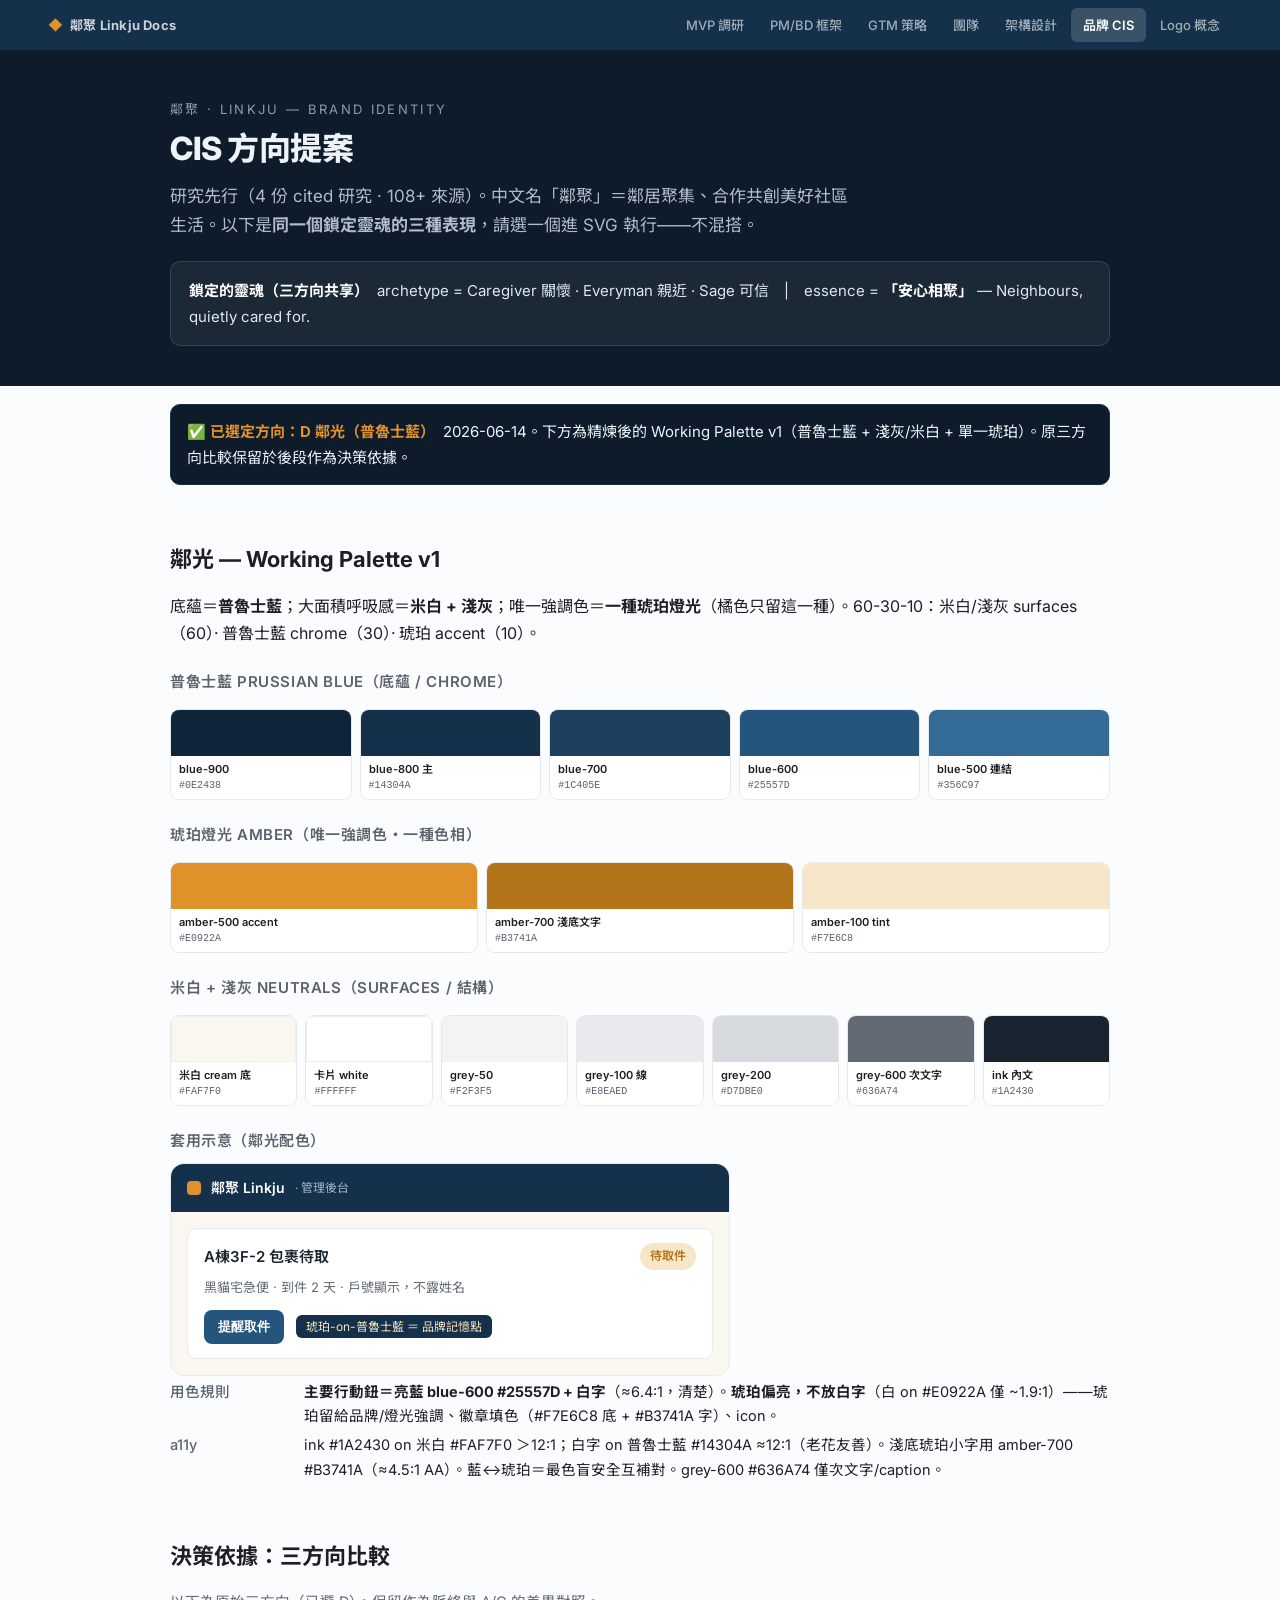
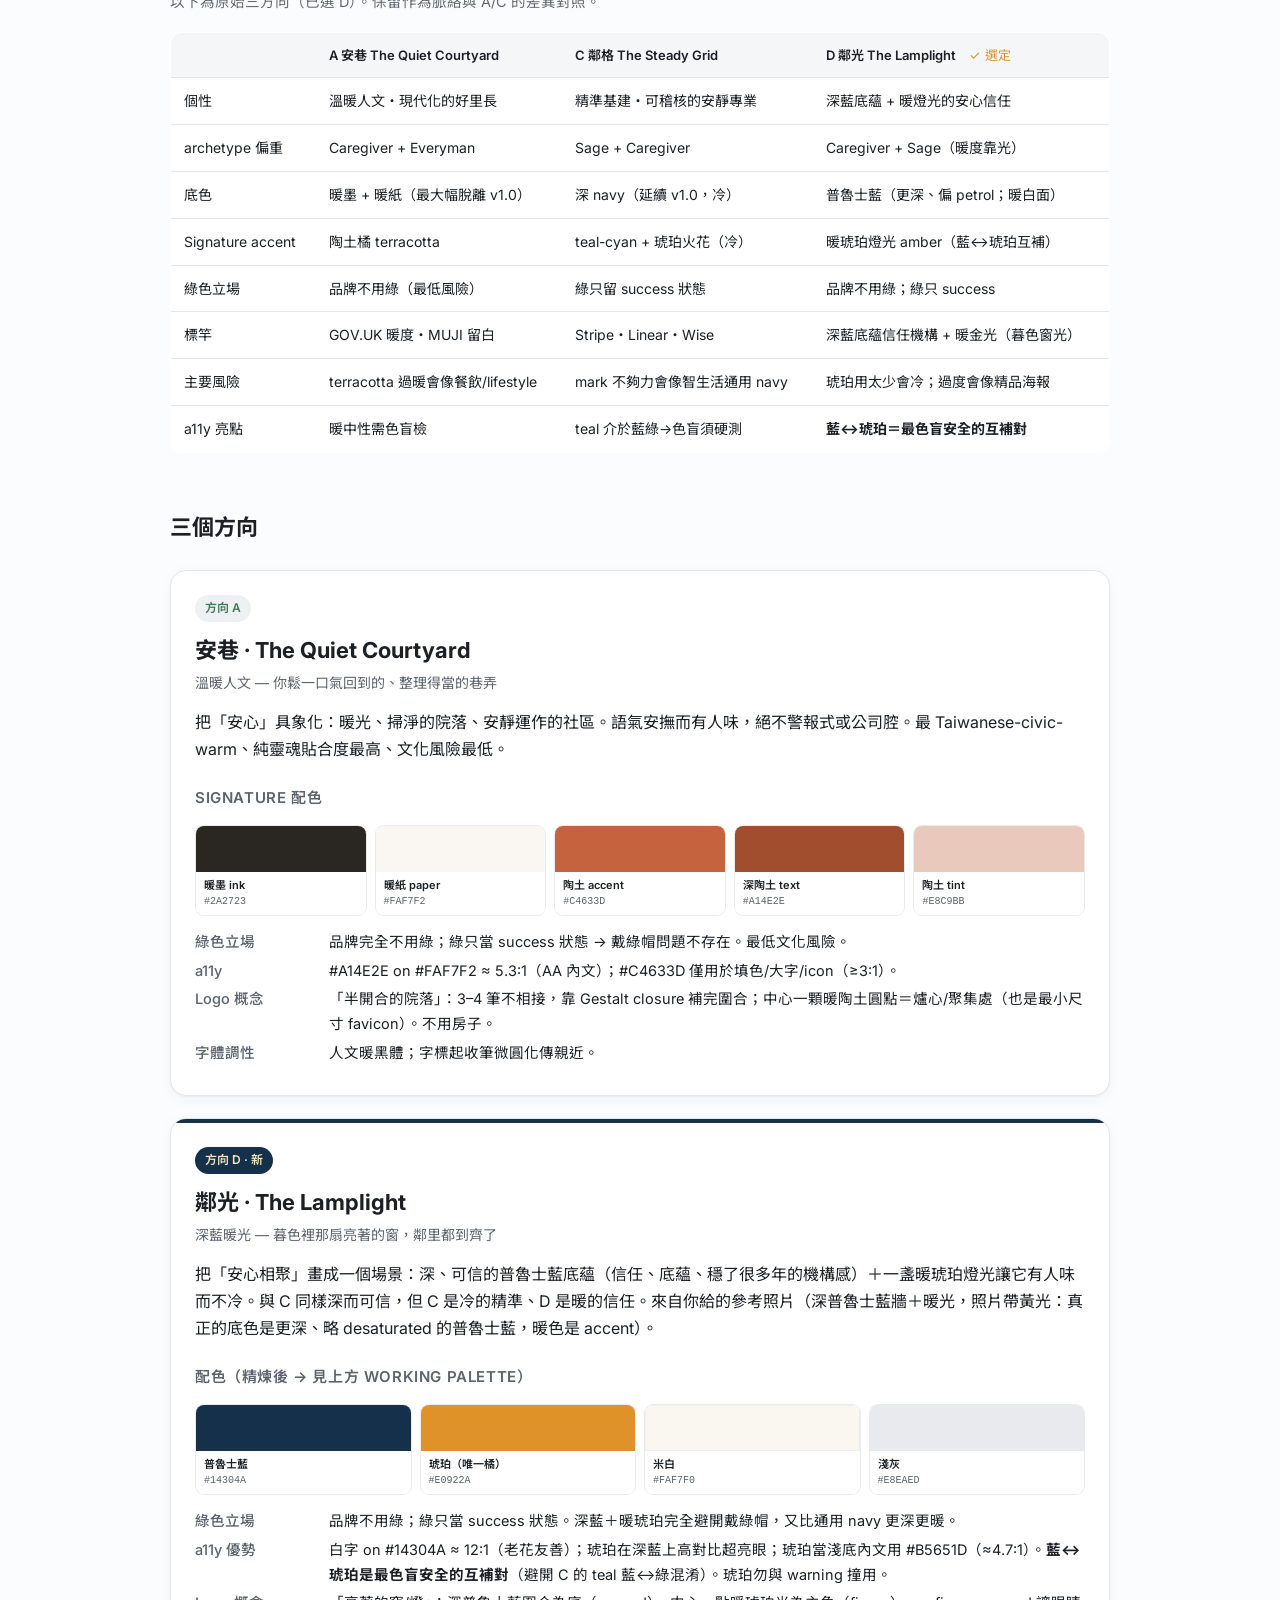
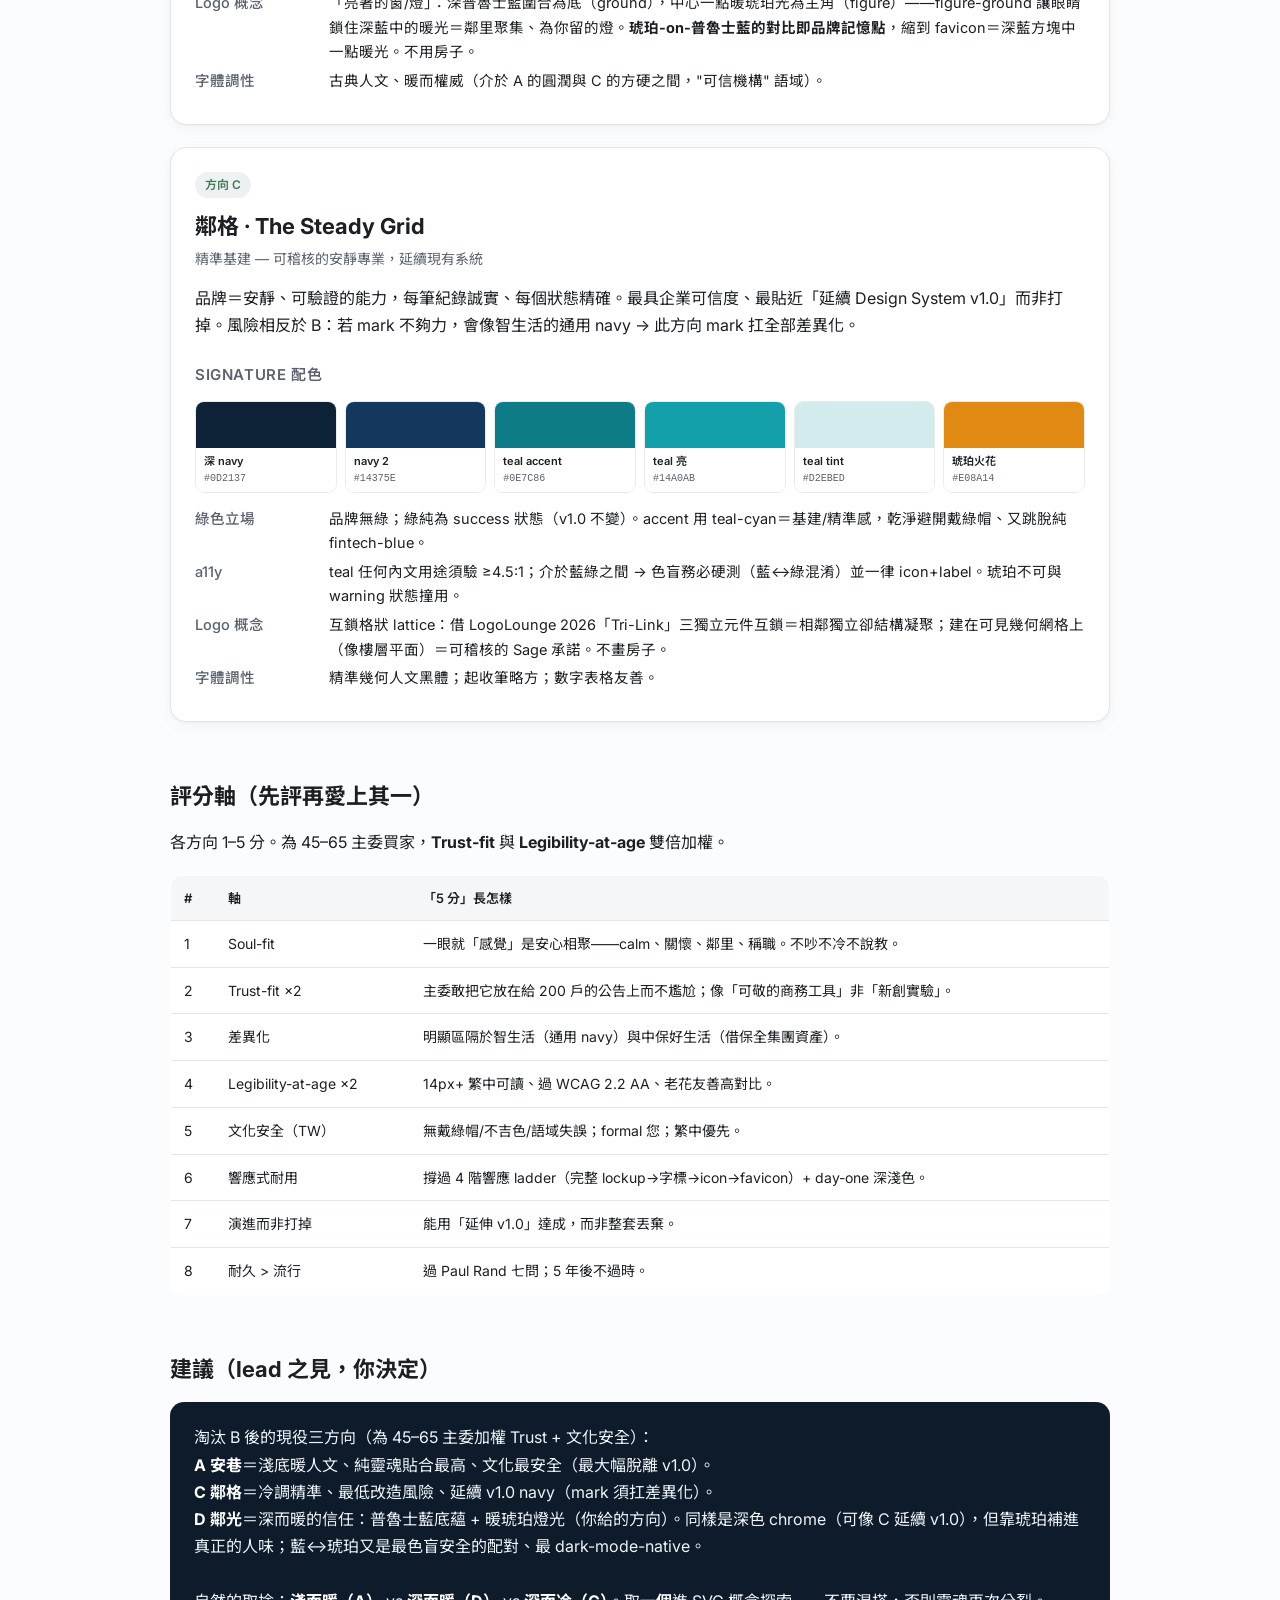
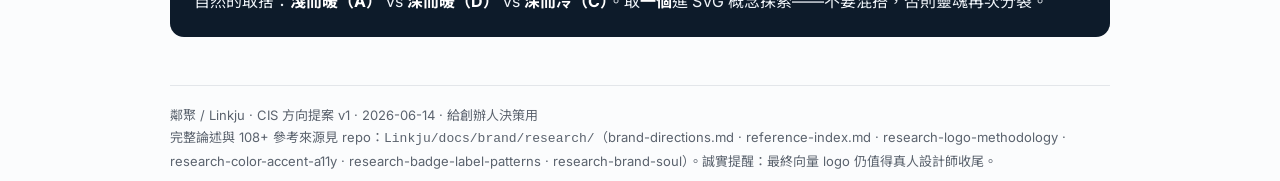
<file: cis-proposal.html>
<!doctype html>
<html lang="zh-Hant-TW">
<head>
<meta charset="utf-8">
<meta name="viewport" content="width=device-width, initial-scale=1">
<title>鄰聚 Linkju — CIS 方向提案</title>
<link rel="preconnect" href="https://fonts.googleapis.com">
<link rel="preconnect" href="https://fonts.gstatic.com" crossorigin>
<link href="https://fonts.googleapis.com/css2?family=Inter:wght@400;500;600;700&family=Noto+Sans+TC:wght@400;500;700&display=swap" rel="stylesheet">
<link rel="stylesheet" href="assets/site.css">
<style>
  :root{
    --ink:#1c2024; --muted:#5b636e; --line:#e3e6ea; --bg:#fbfcfd; --card:#fff;
    --maxw:980px;
  }
  *{box-sizing:border-box}
  body{margin:0;font-family:"Inter","Noto Sans TC",system-ui,sans-serif;color:var(--ink);
       background:var(--bg);line-height:1.7;font-size:16px;-webkit-font-smoothing:antialiased}
  .wrap{max-width:var(--maxw);margin:0 auto;padding:0 20px}
  header{background:#0d1b2a;color:#eef3f8;padding:48px 0 40px}
  header .wrap{display:block}
  .kbrand{font-size:13px;letter-spacing:.18em;text-transform:uppercase;color:#9fb3c8;margin:0 0 8px}
  h1{font-size:30px;font-weight:700;margin:0 0 12px;line-height:1.3}
  .lede{font-size:17px;color:#cdd9e5;max-width:62ch;margin:0}
  .soul{margin-top:22px;padding:16px 18px;background:rgba(255,255,255,.06);border-radius:10px;
        border:1px solid rgba(255,255,255,.12);font-size:15px;color:#dde7f0}
  .soul b{color:#fff}
  main{padding:40px 0 80px}
  h2{font-size:22px;font-weight:700;margin:48px 0 14px;padding-top:8px}
  h3{font-size:15px;font-weight:600;color:var(--muted);margin:22px 0 8px;text-transform:uppercase;letter-spacing:.04em}
  p{margin:0 0 14px}
  .note{background:#fff8e6;border:1px solid #f3e2b3;border-radius:10px;padding:14px 16px;font-size:15px;margin:18px 0}
  table{width:100%;border-collapse:collapse;font-size:14px;margin:18px 0;background:var(--card);
        border:1px solid var(--line);border-radius:12px;overflow:hidden}
  th,td{text-align:left;padding:11px 13px;border-bottom:1px solid var(--line);vertical-align:top}
  th{background:#f4f6f8;font-weight:600;font-size:13px}
  tr:last-child td{border-bottom:none}
  .cards{display:grid;grid-template-columns:1fr;gap:22px;margin:24px 0}
  .card{background:var(--card);border:1px solid var(--line);border-radius:16px;overflow:hidden;
        box-shadow:0 1px 2px rgba(16,24,40,.04),0 4px 16px rgba(16,24,40,.04)}
  .card .body{padding:22px 24px 26px}
  .tag{display:inline-block;font-size:12px;font-weight:600;padding:3px 10px;border-radius:999px;
       background:#eef1f4;color:#475}
  .ctitle{font-size:22px;font-weight:700;margin:10px 0 2px}
  .csub{color:var(--muted);font-size:14px;margin:0 0 14px}
  .swatches{display:flex;flex-wrap:wrap;gap:8px;margin:14px 0}
  .sw{border-radius:9px;border:1px solid rgba(0,0,0,.08);min-width:96px;flex:1 0 96px;overflow:hidden}
  .sw .chip{height:46px}
  .sw .meta{padding:6px 8px;font-size:11px;line-height:1.4;background:#fff}
  .sw .meta b{display:block;font-size:11px;font-weight:600}
  .sw .meta code{font-size:10px;color:var(--muted)}
  .row{display:grid;grid-template-columns:120px 1fr;gap:4px 14px;font-size:14.5px;margin:4px 0}
  .row .k{color:var(--muted);font-weight:500}
  .rec{background:#0d1b2a;color:#eef3f8;border-radius:14px;padding:22px 24px;margin-top:14px}
  .rec b{color:#fff}
  .foot{color:var(--muted);font-size:13px;border-top:1px solid var(--line);margin-top:48px;padding-top:18px}
  a{color:#1d6bc7}
  @media(min-width:760px){ h1{font-size:36px} }
</style>
</head>
<body>
<div id="site-nav"></div>
<header><div class="wrap">
  <p class="kbrand">鄰聚 · Linkju — Brand Identity</p>
  <h1>CIS 方向提案</h1>
  <p class="lede">研究先行（4 份 cited 研究 · 108+ 來源）。中文名「鄰聚」＝鄰居聚集、合作共創美好社區生活。以下是<strong>同一個鎖定靈魂的三種表現</strong>，請選一個進 SVG 執行——不混搭。</p>
  <div class="soul">
    <b>鎖定的靈魂（三方向共享）</b>　archetype = Caregiver 關懷 · Everyman 親近 · Sage 可信　|　essence = <b>「安心相聚」</b> — Neighbours, quietly cared for.
  </div>
</div></header>

<main class="wrap">

  <div class="note" style="background:#0d1b2a;border-color:#14304A;color:#eef3f8">✅ <b style="color:#E0922A">已選定方向：D 鄰光（普魯士藍）</b>　2026-06-14。下方為精煉後的 Working Palette v1（普魯士藍 + 淺灰/米白 + 單一琥珀）。原三方向比較保留於後段作為決策依據。</div>

  <h2 id="palette">鄰光 — Working Palette v1</h2>
  <p>底蘊＝<b>普魯士藍</b>；大面積呼吸感＝<b>米白 + 淺灰</b>；唯一強調色＝<b>一種琥珀燈光</b>（橘色只留這一種）。60-30-10：米白/淺灰 surfaces（60）· 普魯士藍 chrome（30）· 琥珀 accent（10）。</p>

  <h3>普魯士藍 Prussian Blue（底蘊 / chrome）</h3>
  <div class="swatches">
    <div class="sw"><div class="chip" style="background:#0E2438"></div><div class="meta"><b>blue-900</b><code>#0E2438</code></div></div>
    <div class="sw"><div class="chip" style="background:#14304A"></div><div class="meta"><b>blue-800 主</b><code>#14304A</code></div></div>
    <div class="sw"><div class="chip" style="background:#1C405E"></div><div class="meta"><b>blue-700</b><code>#1C405E</code></div></div>
    <div class="sw"><div class="chip" style="background:#25557D"></div><div class="meta"><b>blue-600</b><code>#25557D</code></div></div>
    <div class="sw"><div class="chip" style="background:#356C97"></div><div class="meta"><b>blue-500 連結</b><code>#356C97</code></div></div>
  </div>

  <h3>琥珀燈光 Amber（唯一強調色・一種色相）</h3>
  <div class="swatches">
    <div class="sw"><div class="chip" style="background:#E0922A"></div><div class="meta"><b>amber-500 accent</b><code>#E0922A</code></div></div>
    <div class="sw"><div class="chip" style="background:#B3741A"></div><div class="meta"><b>amber-700 淺底文字</b><code>#B3741A</code></div></div>
    <div class="sw"><div class="chip" style="background:#F7E6C8"></div><div class="meta"><b>amber-100 tint</b><code>#F7E6C8</code></div></div>
  </div>

  <h3>米白 + 淺灰 Neutrals（surfaces / 結構）</h3>
  <div class="swatches">
    <div class="sw"><div class="chip" style="background:#FAF7F0;border:1px solid #eee"></div><div class="meta"><b>米白 cream 底</b><code>#FAF7F0</code></div></div>
    <div class="sw"><div class="chip" style="background:#FFFFFF;border:1px solid #eee"></div><div class="meta"><b>卡片 white</b><code>#FFFFFF</code></div></div>
    <div class="sw"><div class="chip" style="background:#F2F3F5"></div><div class="meta"><b>grey-50</b><code>#F2F3F5</code></div></div>
    <div class="sw"><div class="chip" style="background:#E8EAED"></div><div class="meta"><b>grey-100 線</b><code>#E8EAED</code></div></div>
    <div class="sw"><div class="chip" style="background:#D7DBE0"></div><div class="meta"><b>grey-200</b><code>#D7DBE0</code></div></div>
    <div class="sw"><div class="chip" style="background:#636A74"></div><div class="meta"><b>grey-600 次文字</b><code>#636A74</code></div></div>
    <div class="sw"><div class="chip" style="background:#1A2430"></div><div class="meta"><b>ink 內文</b><code>#1A2430</code></div></div>
  </div>

  <h3>套用示意（鄰光配色）</h3>
  <div style="border:1px solid #E8EAED;border-radius:14px;overflow:hidden;background:#FAF7F0;max-width:560px;margin:10px 0 4px">
    <div style="background:#14304A;color:#fff;padding:12px 16px;display:flex;align-items:center;gap:10px;font-size:14px">
      <span style="width:14px;height:14px;border-radius:4px;background:#E0922A;display:inline-block"></span>
      <b style="font-weight:600">鄰聚 Linkju</b><span style="color:#9fb3c8;font-size:12px">· 管理後台</span>
    </div>
    <div style="padding:16px">
      <div style="background:#fff;border:1px solid #E8EAED;border-radius:10px;padding:14px 16px">
        <div style="display:flex;justify-content:space-between;align-items:center;gap:10px">
          <div style="font-weight:600;color:#1A2430;font-size:15px">A棟3F-2 包裹待取</div>
          <span style="background:#F7E6C8;color:#B3741A;font-size:12px;font-weight:600;padding:3px 10px;border-radius:999px">待取件</span>
        </div>
        <div style="color:#636A74;font-size:13px;margin:6px 0 12px">黑貓宅急便 · 到件 2 天 · 戶號顯示，不露姓名</div>
        <button style="background:#25557D;color:#fff;border:none;font-weight:600;font-size:13px;padding:8px 14px;border-radius:8px;cursor:default">提醒取件</button>
        <span style="margin-left:8px;background:#14304A;color:#F6E2C2;font-size:12px;padding:4px 10px;border-radius:6px">琥珀-on-普魯士藍 ＝ 品牌記憶點</span>
      </div>
    </div>
  </div>
  <div class="row"><span class="k">用色規則</span><span><b>主要行動鈕＝亮藍 blue-600 #25557D + 白字</b>（≈6.4:1，清楚）。<b>琥珀偏亮，不放白字</b>（白 on #E0922A 僅 ~1.9:1）——琥珀留給品牌/燈光強調、徽章填色（#F7E6C8 底 + #B3741A 字）、icon。</span></div>
  <div class="row"><span class="k">a11y</span><span>ink #1A2430 on 米白 #FAF7F0 ＞12:1；白字 on 普魯士藍 #14304A ≈12:1（老花友善）。淺底琥珀小字用 amber-700 #B3741A（≈4.5:1 AA）。藍↔琥珀＝最色盲安全互補對。grey-600 #636A74 僅次文字/caption。</span></div>

  <h2 id="rationale">決策依據：三方向比較</h2>
  <p style="color:#636A74;font-size:14.5px">以下為原始三方向（已選 D）。保留作為脈絡與 A/C 的差異對照。</p>
  <table>
    <tr><th>　</th><th>A 安巷 The Quiet Courtyard</th><th>C 鄰格 The Steady Grid</th><th>D 鄰光 The Lamplight　<span style="font-weight:400;color:#E0922A">✓ 選定</span></th></tr>
    <tr><td class="k">個性</td><td>溫暖人文・現代化的好里長</td><td>精準基建・可稽核的安靜專業</td><td>深藍底蘊 + 暖燈光的安心信任</td></tr>
    <tr><td class="k">archetype 偏重</td><td>Caregiver + Everyman</td><td>Sage + Caregiver</td><td>Caregiver + Sage（暖度靠光）</td></tr>
    <tr><td class="k">底色</td><td>暖墨 + 暖紙（最大幅脫離 v1.0）</td><td>深 navy（延續 v1.0，冷）</td><td>普魯士藍（更深、偏 petrol；暖白面）</td></tr>
    <tr><td class="k">Signature accent</td><td>陶土橘 terracotta</td><td>teal-cyan + 琥珀火花（冷）</td><td>暖琥珀燈光 amber（藍↔琥珀互補）</td></tr>
    <tr><td class="k">綠色立場</td><td>品牌不用綠（最低風險）</td><td>綠只留 success 狀態</td><td>品牌不用綠；綠只 success</td></tr>
    <tr><td class="k">標竿</td><td>GOV.UK 暖度・MUJI 留白</td><td>Stripe・Linear・Wise</td><td>深藍底蘊信任機構 + 暖金光（暮色窗光）</td></tr>
    <tr><td class="k">主要風險</td><td>terracotta 過暖會像餐飲/lifestyle</td><td>mark 不夠力會像智生活通用 navy</td><td>琥珀用太少會冷；過度會像精品海報</td></tr>
    <tr><td class="k">a11y 亮點</td><td>暖中性需色盲檢</td><td>teal 介於藍綠→色盲須硬測</td><td><b>藍↔琥珀＝最色盲安全的互補對</b></td></tr>
  </table>

  <h2>三個方向</h2>
  <div class="cards">

    <!-- A -->
    <div class="card">
      <div class="body">
        <span class="tag">方向 A</span>
        <div class="ctitle">安巷 · The Quiet Courtyard</div>
        <p class="csub">溫暖人文 — 你鬆一口氣回到的、整理得當的巷弄</p>
        <p>把「安心」具象化：暖光、掃淨的院落、安靜運作的社區。語氣安撫而有人味，絕不警報式或公司腔。最 Taiwanese-civic-warm、純靈魂貼合度最高、文化風險最低。</p>
        <h3>Signature 配色</h3>
        <div class="swatches">
          <div class="sw"><div class="chip" style="background:#2A2723"></div><div class="meta"><b>暖墨 ink</b><code>#2A2723</code></div></div>
          <div class="sw"><div class="chip" style="background:#FAF7F2"></div><div class="meta"><b>暖紙 paper</b><code>#FAF7F2</code></div></div>
          <div class="sw"><div class="chip" style="background:#C4633D"></div><div class="meta"><b>陶土 accent</b><code>#C4633D</code></div></div>
          <div class="sw"><div class="chip" style="background:#A14E2E"></div><div class="meta"><b>深陶土 text</b><code>#A14E2E</code></div></div>
          <div class="sw"><div class="chip" style="background:#E8C9BB"></div><div class="meta"><b>陶土 tint</b><code>#E8C9BB</code></div></div>
        </div>
        <div class="row"><span class="k">綠色立場</span><span>品牌完全不用綠；綠只當 success 狀態 → 戴綠帽問題不存在。最低文化風險。</span></div>
        <div class="row"><span class="k">a11y</span><span>#A14E2E on #FAF7F2 ≈ 5.3:1（AA 內文）；#C4633D 僅用於填色/大字/icon（≥3:1）。</span></div>
        <div class="row"><span class="k">Logo 概念</span><span>「半開合的院落」：3–4 筆不相接，靠 Gestalt closure 補完圍合；中心一顆暖陶土圓點＝爐心/聚集處（也是最小尺寸 favicon）。不用房子。</span></div>
        <div class="row"><span class="k">字體調性</span><span>人文暖黑體；字標起收筆微圓化傳親近。</span></div>
      </div>
    </div>

    <!-- D (Prussian blue) -->
    <div class="card">
      <div class="body" style="border-top:4px solid #14304A">
        <span class="tag" style="background:#14304A;color:#F6E2C2">方向 D · 新</span>
        <div class="ctitle">鄰光 · The Lamplight</div>
        <p class="csub">深藍暖光 — 暮色裡那扇亮著的窗，鄰里都到齊了</p>
        <p>把「安心相聚」畫成一個場景：深、可信的普魯士藍底蘊（信任、底蘊、穩了很多年的機構感）＋一盞暖琥珀燈光讓它有人味而不冷。與 C 同樣深而可信，但 C 是冷的精準、D 是暖的信任。來自你給的參考照片（深普魯士藍牆＋暖光，照片帶黃光：真正的底色是更深、略 desaturated 的普魯士藍，暖色是 accent）。</p>
        <h3>配色（精煉後 → 見上方 Working Palette）</h3>
        <div class="swatches">
          <div class="sw"><div class="chip" style="background:#14304A"></div><div class="meta"><b>普魯士藍</b><code>#14304A</code></div></div>
          <div class="sw"><div class="chip" style="background:#E0922A"></div><div class="meta"><b>琥珀（唯一橘）</b><code>#E0922A</code></div></div>
          <div class="sw"><div class="chip" style="background:#FAF7F0;border:1px solid #eee"></div><div class="meta"><b>米白</b><code>#FAF7F0</code></div></div>
          <div class="sw"><div class="chip" style="background:#E8EAED"></div><div class="meta"><b>淺灰</b><code>#E8EAED</code></div></div>
        </div>
        <div class="row"><span class="k">綠色立場</span><span>品牌不用綠；綠只當 success 狀態。深藍＋暖琥珀完全避開戴綠帽，又比通用 navy 更深更暖。</span></div>
        <div class="row"><span class="k">a11y 優勢</span><span>白字 on #14304A ≈ 12:1（老花友善）；琥珀在深藍上高對比超亮眼；琥珀當淺底內文用 #B5651D（≈4.7:1）。<b>藍↔琥珀是最色盲安全的互補對</b>（避開 C 的 teal 藍↔綠混淆）。琥珀勿與 warning 撞用。</span></div>
        <div class="row"><span class="k">Logo 概念</span><span>「亮著的窗/燈」：深普魯士藍圍合為底（ground），中心一點暖琥珀光為主角（figure）——figure-ground 讓眼睛鎖住深藍中的暖光＝鄰里聚集、為你留的燈。<b>琥珀-on-普魯士藍的對比即品牌記憶點</b>，縮到 favicon＝深藍方塊中一點暖光。不用房子。</span></div>
        <div class="row"><span class="k">字體調性</span><span>古典人文、暖而權威（介於 A 的圓潤與 C 的方硬之間，"可信機構" 語域）。</span></div>
      </div>
    </div>

    <!-- C -->
    <div class="card">
      <div class="body">
        <span class="tag">方向 C</span>
        <div class="ctitle">鄰格 · The Steady Grid</div>
        <p class="csub">精準基建 — 可稽核的安靜專業，延續現有系統</p>
        <p>品牌＝安靜、可驗證的能力，每筆紀錄誠實、每個狀態精確。最具企業可信度、最貼近「延續 Design System v1.0」而非打掉。風險相反於 B：若 mark 不夠力，會像智生活的通用 navy → 此方向 mark 扛全部差異化。</p>
        <h3>Signature 配色</h3>
        <div class="swatches">
          <div class="sw"><div class="chip" style="background:#0D2137"></div><div class="meta"><b>深 navy</b><code>#0D2137</code></div></div>
          <div class="sw"><div class="chip" style="background:#14375E"></div><div class="meta"><b>navy 2</b><code>#14375E</code></div></div>
          <div class="sw"><div class="chip" style="background:#0E7C86"></div><div class="meta"><b>teal accent</b><code>#0E7C86</code></div></div>
          <div class="sw"><div class="chip" style="background:#14A0AB"></div><div class="meta"><b>teal 亮</b><code>#14A0AB</code></div></div>
          <div class="sw"><div class="chip" style="background:#D2EBED"></div><div class="meta"><b>teal tint</b><code>#D2EBED</code></div></div>
          <div class="sw"><div class="chip" style="background:#E08A14"></div><div class="meta"><b>琥珀火花</b><code>#E08A14</code></div></div>
        </div>
        <div class="row"><span class="k">綠色立場</span><span>品牌無綠；綠純為 success 狀態（v1.0 不變）。accent 用 teal-cyan＝基建/精準感，乾淨避開戴綠帽、又跳脫純 fintech-blue。</span></div>
        <div class="row"><span class="k">a11y</span><span>teal 任何內文用途須驗 ≥4.5:1；介於藍綠之間 → 色盲務必硬測（藍↔綠混淆）並一律 icon+label。琥珀不可與 warning 狀態撞用。</span></div>
        <div class="row"><span class="k">Logo 概念</span><span>互鎖格狀 lattice：借 LogoLounge 2026「Tri-Link」三獨立元件互鎖＝相鄰獨立卻結構凝聚；建在可見幾何網格上（像樓層平面）＝可稽核的 Sage 承諾。不畫房子。</span></div>
        <div class="row"><span class="k">字體調性</span><span>精準幾何人文黑體；起收筆略方；數字表格友善。</span></div>
      </div>
    </div>

  </div>

  <h2>評分軸（先評再愛上其一）</h2>
  <p>各方向 1–5 分。為 45–65 主委買家，<b>Trust-fit</b> 與 <b>Legibility-at-age</b> 雙倍加權。</p>
  <table>
    <tr><th>#</th><th>軸</th><th>「5 分」長怎樣</th></tr>
    <tr><td>1</td><td>Soul-fit</td><td>一眼就「感覺」是安心相聚——calm、關懷、鄰里、稱職。不吵不冷不說教。</td></tr>
    <tr><td>2</td><td>Trust-fit ×2</td><td>主委敢把它放在給 200 戶的公告上而不尷尬；像「可敬的商務工具」非「新創實驗」。</td></tr>
    <tr><td>3</td><td>差異化</td><td>明顯區隔於智生活（通用 navy）與中保好生活（借保全集團資產）。</td></tr>
    <tr><td>4</td><td>Legibility-at-age ×2</td><td>14px+ 繁中可讀、過 WCAG 2.2 AA、老花友善高對比。</td></tr>
    <tr><td>5</td><td>文化安全（TW）</td><td>無戴綠帽/不吉色/語域失誤；formal 您；繁中優先。</td></tr>
    <tr><td>6</td><td>響應式耐用</td><td>撐過 4 階響應 ladder（完整 lockup→字標→icon→favicon）+ day-one 深淺色。</td></tr>
    <tr><td>7</td><td>演進而非打掉</td><td>能用「延伸 v1.0」達成，而非整套丟棄。</td></tr>
    <tr><td>8</td><td>耐久 &gt; 流行</td><td>過 Paul Rand 七問；5 年後不過時。</td></tr>
  </table>

  <h2>建議（lead 之見，你決定）</h2>
  <div class="rec">
    淘汰 B 後的現役三方向（為 45–65 主委加權 Trust + 文化安全）：<br>
    <b>A 安巷</b>＝淺底暖人文、純靈魂貼合最高、文化最安全（最大幅脫離 v1.0）。<br>
    <b>C 鄰格</b>＝冷調精準、最低改造風險、延續 v1.0 navy（mark 須扛差異化）。<br>
    <b>D 鄰光</b>＝深而暖的信任：普魯士藍底蘊 + 暖琥珀燈光（你給的方向）。同樣是深色 chrome（可像 C 延續 v1.0），但靠琥珀補進真正的人味；藍↔琥珀又是最色盲安全的配對、最 dark-mode-native。<br><br>
    自然的取捨：<b>淺而暖（A）</b> vs <b>深而暖（D）</b> vs <b>深而冷（C）</b>。取<b>一個</b>進 SVG 概念探索——不要混搭，否則靈魂再次分裂。
  </div>

  <p class="foot">
    鄰聚 / Linkju · CIS 方向提案 v1 · 2026-06-14 · 給創辦人決策用<br>
    完整論述與 108+ 參考來源見 repo：<code>Linkju/docs/brand/research/</code>（brand-directions.md · reference-index.md · research-logo-methodology · research-color-accent-a11y · research-badge-label-patterns · research-brand-soul）。誠實提醒：最終向量 logo 仍值得真人設計師收尾。
  </p>

</main>
<script src="assets/site.js" defer></script>
</body>
</html>
</file>
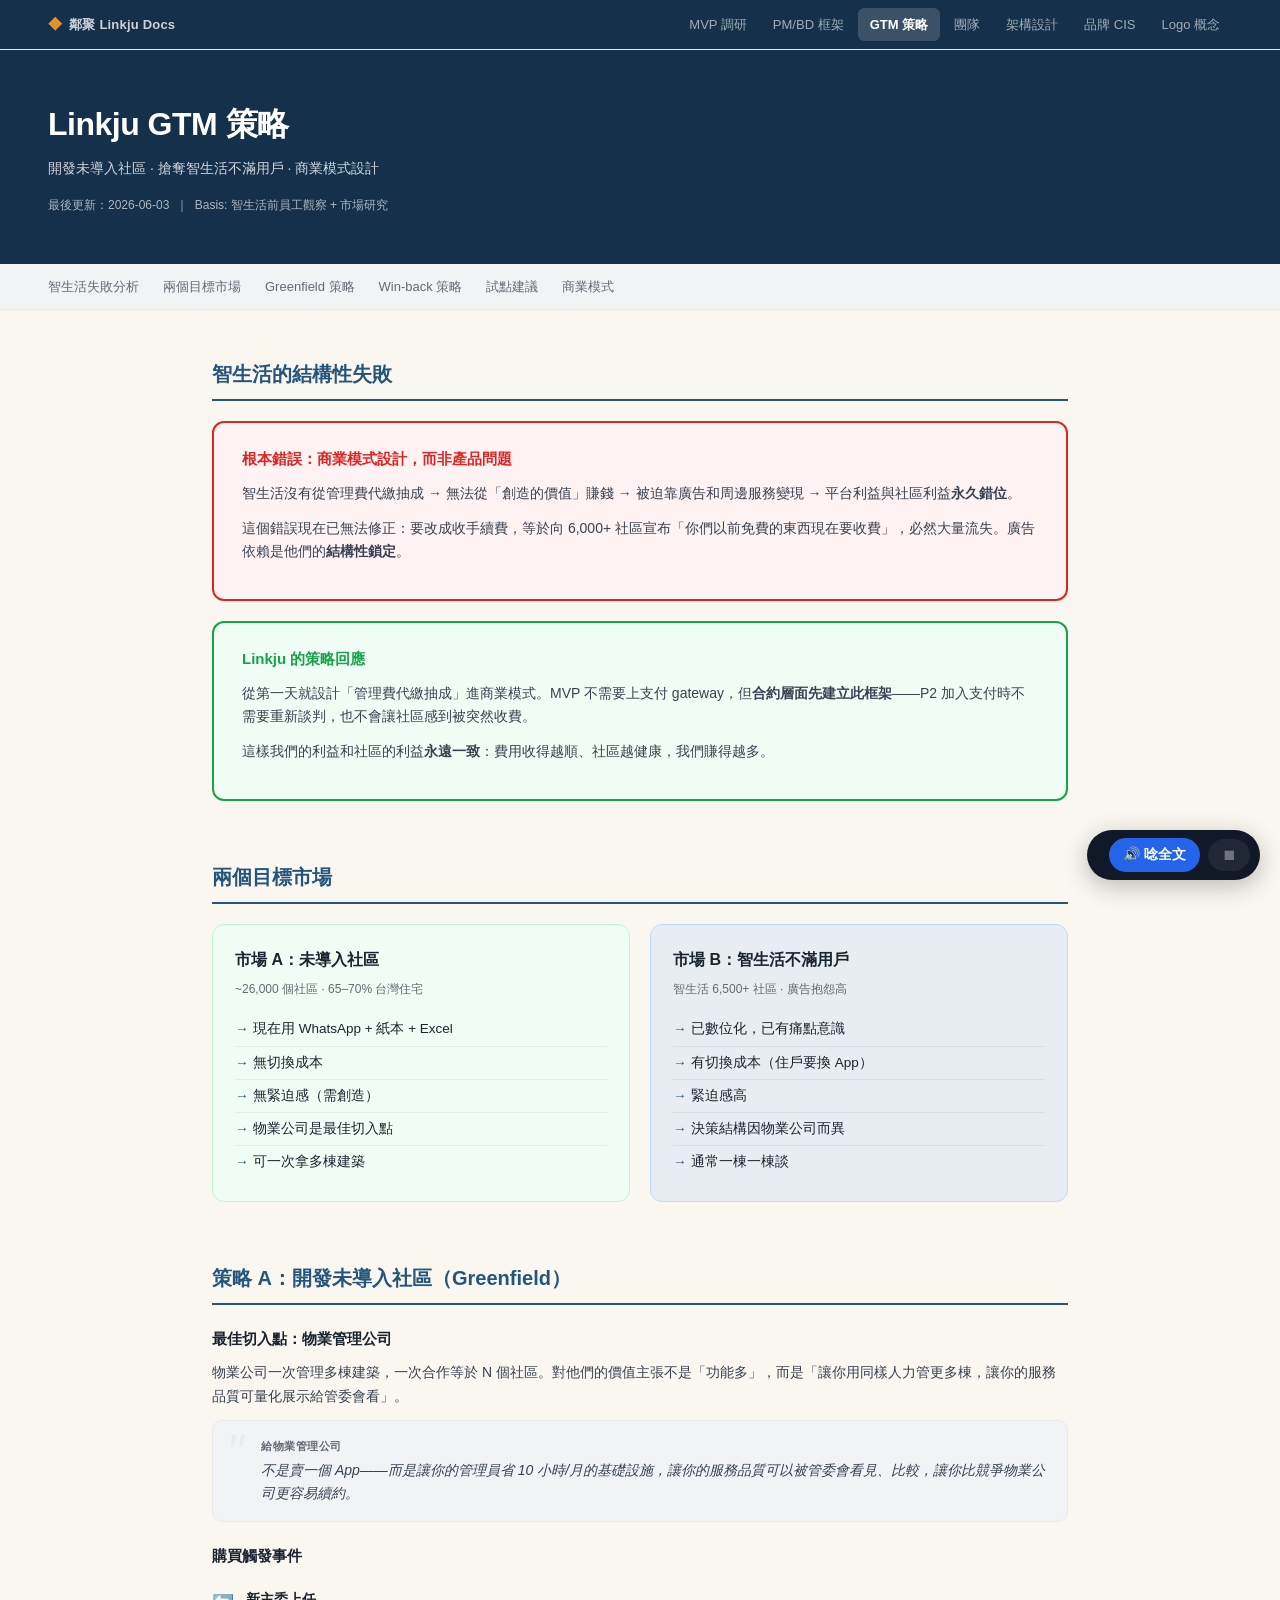
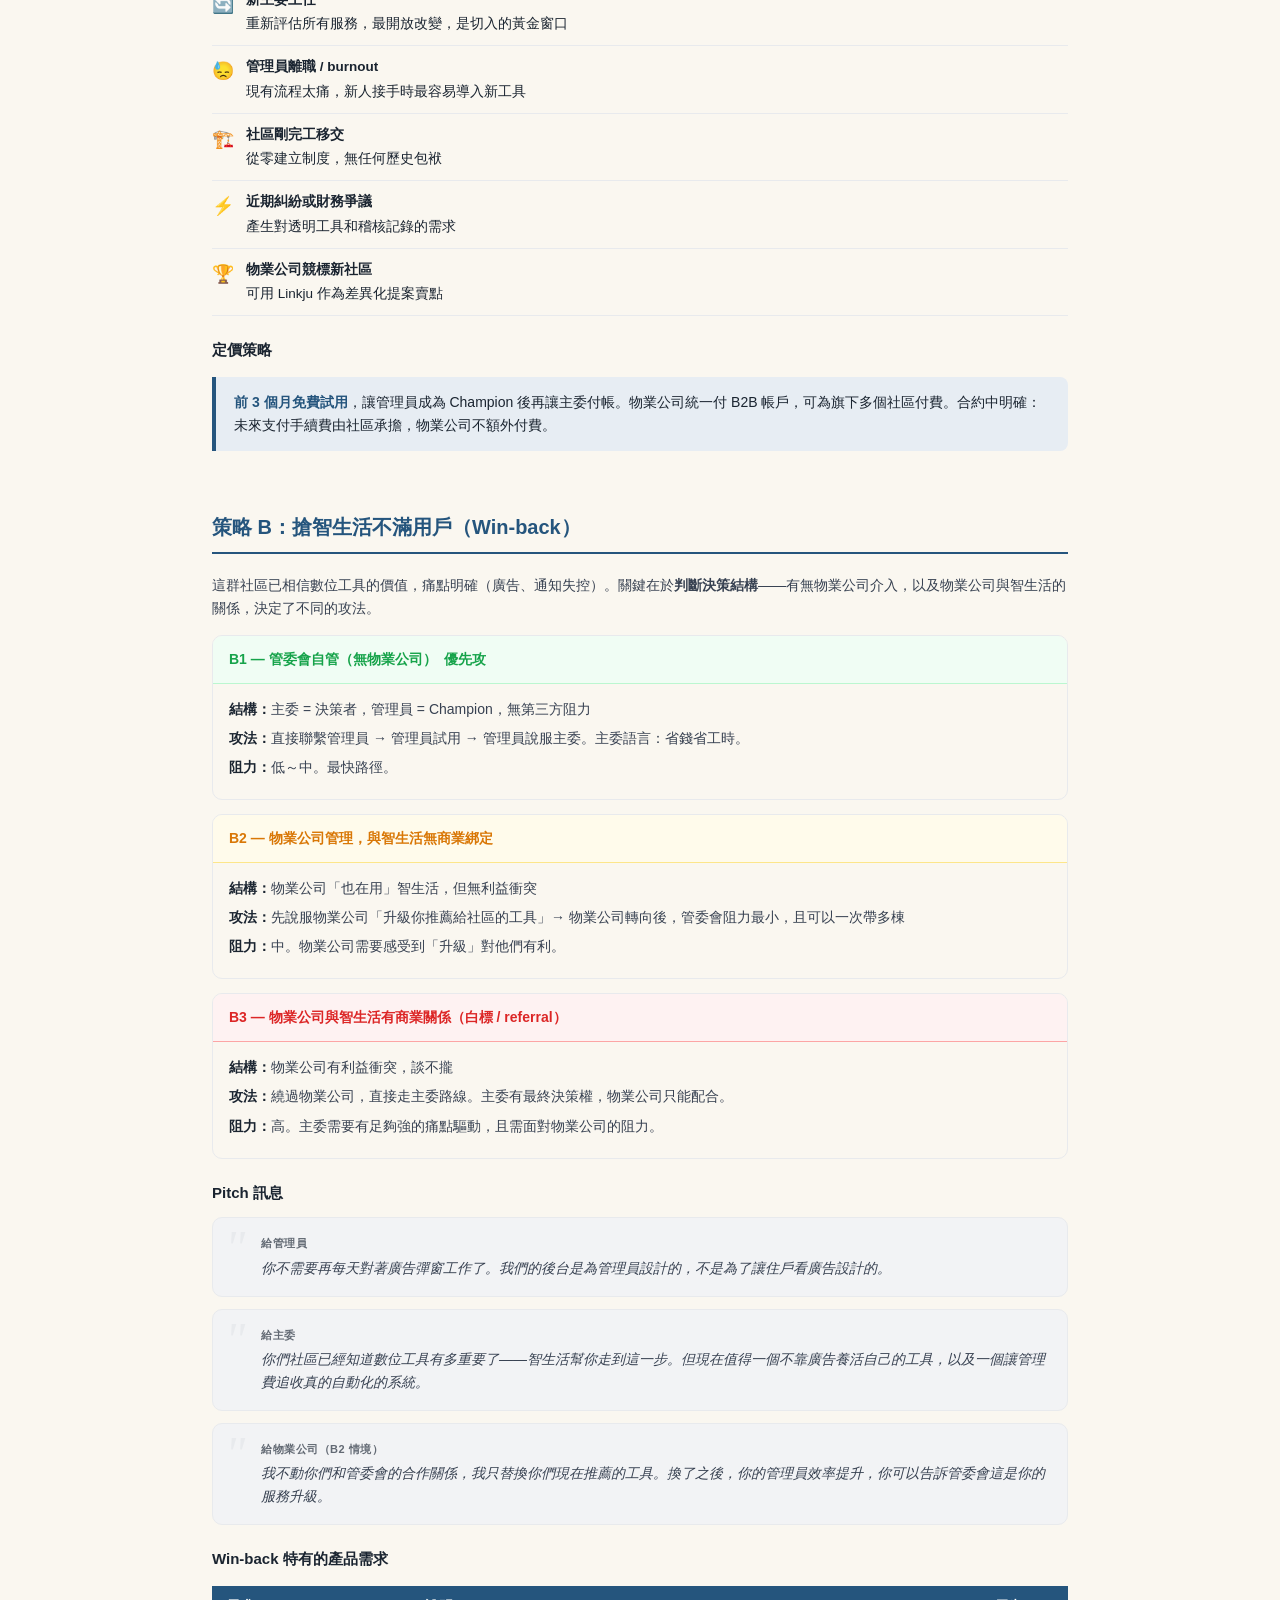
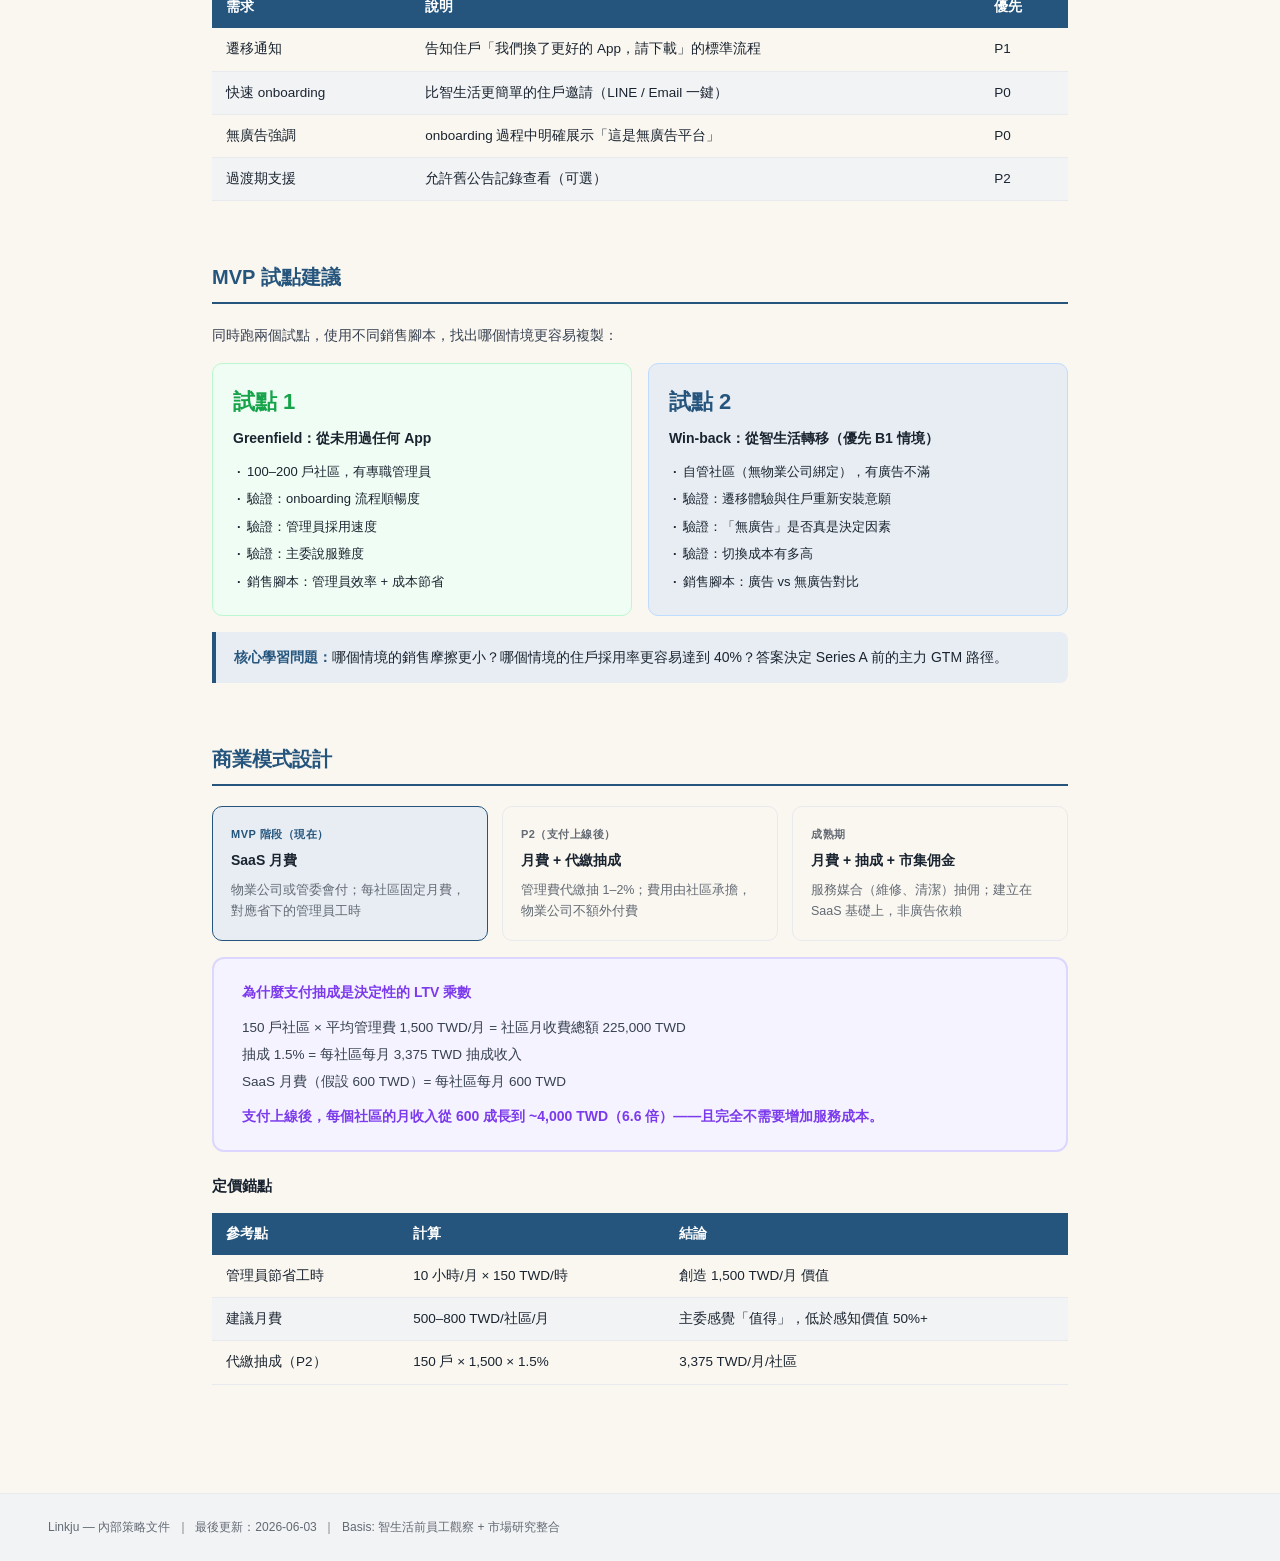
<file: gtm-strategy.html>
<!DOCTYPE html>
<html lang="zh-TW">
<head>
  <meta charset="UTF-8" />
  <meta name="viewport" content="width=device-width, initial-scale=1.0" />
  <title>Linkju — GTM 策略</title>
  <link rel="stylesheet" href="assets/site.css">
  <style>
    :root {
      --green: #16a34a;
      --green-bg: #f0fdf4;
      --green-border: #bbf7d0;
      --red: #dc2626;
      --red-bg: #fef2f2;
      --red-border: #fca5a5;
      --yellow: #d97706;
      --yellow-bg: #fffbeb;
      --yellow-border: #fde68a;
      --purple: #7c3aed;
      --purple-bg: #f5f3ff;
      --purple-border: #ddd6fe;
    }
    body { font-size: 15px; line-height: 1.65; }

    header .sub { opacity: 0.8; margin-top: 6px; font-size: 14px; }
    header .meta { margin-top: 16px; font-size: 12px; opacity: 0.65; }

    nav { background: var(--section-bg); border-bottom: 1px solid var(--border); padding: 12px 48px; font-size: 13px; display: flex; gap: 24px; flex-wrap: wrap; }
    nav a { color: var(--muted); font-weight: 500; text-decoration: none; }
    nav a:hover { color: var(--accent); }

    .container { max-width: 920px; margin: 0 auto; padding: 48px 32px; }

    section { margin-bottom: 60px; }
    section > h2 { font-size: 20px; font-weight: 700; color: var(--accent); border-bottom: 2px solid var(--accent); padding-bottom: 8px; margin-bottom: 20px; }
    h3 { font-size: 15px; font-weight: 700; margin: 22px 0 10px; }
    p { margin-bottom: 12px; color: #374151; font-size: 14px; }

    .table-wrap { overflow-x: auto; margin: 14px 0; }
    table { width: 100%; border-collapse: collapse; font-size: 13.5px; }
    th { background: var(--accent); color: white; text-align: left; padding: 10px 14px; font-weight: 600; }
    td { padding: 10px 14px; border-bottom: 1px solid var(--border); vertical-align: top; }
    tr:nth-child(even) td { background: var(--section-bg); }

    /* Failure box */
    .failure-box { border: 2px solid var(--red); border-radius: 12px; padding: 24px 28px; margin: 20px 0; background: var(--red-bg); }
    .failure-box .f-title { font-size: 15px; font-weight: 700; color: var(--red); margin-bottom: 10px; }
    .failure-box p { font-size: 14px; color: #374151; }

    .opportunity-box { border: 2px solid var(--green); border-radius: 12px; padding: 24px 28px; margin: 20px 0; background: var(--green-bg); }
    .opportunity-box .o-title { font-size: 15px; font-weight: 700; color: var(--green); margin-bottom: 10px; }
    .opportunity-box p { font-size: 14px; color: #374151; }

    /* Market split */
    .market-split { display: grid; grid-template-columns: 1fr 1fr; gap: 20px; margin: 20px 0; }
    .market-card { border-radius: 12px; padding: 22px; border: 1.5px solid var(--border); }
    .market-card.green-card { background: var(--green-bg); border-color: var(--green-border); }
    .market-card.blue-card { background: var(--accent-light); border-color: #bfdbfe; }
    .market-card .m-title { font-size: 16px; font-weight: 700; margin-bottom: 6px; }
    .market-card .m-size { font-size: 12px; color: var(--muted); margin-bottom: 14px; }
    .market-card ul { list-style: none; padding: 0; }
    .market-card ul li { font-size: 13.5px; padding: 5px 0 5px 18px; position: relative; border-bottom: 1px solid rgba(0,0,0,0.06); }
    .market-card ul li:last-child { border-bottom: none; }
    .market-card ul li::before { content: "→"; position: absolute; left: 0; color: var(--accent); font-weight: 700; }

    /* Scenario boxes */
    .scenario-grid { display: grid; grid-template-columns: 1fr; gap: 14px; margin: 14px 0; }
    .scenario { border: 1px solid var(--border); border-radius: 10px; overflow: hidden; }
    .scenario-head { padding: 12px 16px; font-weight: 700; font-size: 14px; display: flex; align-items: center; gap: 10px; }
    .scenario-head.b1 { background: var(--green-bg); border-bottom: 1px solid var(--green-border); color: var(--green); }
    .scenario-head.b2 { background: var(--yellow-bg); border-bottom: 1px solid var(--yellow-border); color: var(--yellow); }
    .scenario-head.b3 { background: var(--red-bg); border-bottom: 1px solid var(--red-border); color: var(--red); }
    .scenario-body { padding: 14px 16px; font-size: 13.5px; }
    .scenario-body p { margin-bottom: 6px; }
    .scenario-body strong { color: var(--text); }

    /* Pitch quote */
    .pitch { background: var(--section-bg); border: 1px solid var(--border); border-radius: 10px; padding: 16px 20px; margin: 12px 0; font-size: 14px; font-style: italic; color: #374151; position: relative; }
    .pitch::before { content: '"'; font-size: 48px; line-height: 1; color: var(--border); position: absolute; top: 6px; left: 12px; font-family: Georgia, serif; }
    .pitch .pitch-inner { padding-left: 28px; }
    .pitch .pitch-to { font-size: 11px; font-weight: 700; text-transform: uppercase; letter-spacing: 0.5px; color: var(--muted); margin-bottom: 4px; font-style: normal; }

    /* Trigger list */
    .trigger-list { list-style: none; padding: 0; }
    .trigger-list li { display: flex; gap: 12px; padding: 10px 0; border-bottom: 1px solid var(--border); font-size: 13.5px; align-items: flex-start; }
    .trigger-list li .icon { font-size: 18px; flex-shrink: 0; margin-top: 1px; }
    .trigger-list li strong { display: block; margin-bottom: 2px; }

    /* Highlight */
    .highlight { background: var(--accent-light); border-left: 4px solid var(--accent); padding: 14px 18px; border-radius: 0 8px 8px 0; margin: 14px 0; font-size: 14px; }
    .highlight strong { color: var(--accent); }

    /* Revenue model */
    .revenue-phases { display: grid; grid-template-columns: repeat(3, 1fr); gap: 14px; margin: 16px 0; }
    .phase { border-radius: 10px; padding: 18px; border: 1.5px solid var(--border); }
    .phase .p-label { font-size: 11px; font-weight: 700; text-transform: uppercase; letter-spacing: 0.5px; color: var(--muted); margin-bottom: 6px; }
    .phase .p-mode { font-size: 14px; font-weight: 700; margin-bottom: 8px; }
    .phase p { font-size: 12.5px; color: var(--muted); margin: 0; }
    .phase.active { border-color: var(--accent); background: var(--accent-light); }
    .phase.active .p-label { color: var(--accent); }

    /* LTV callout */
    .ltv-callout { background: var(--purple-bg); border: 2px solid var(--purple-border); border-radius: 12px; padding: 22px 28px; margin: 16px 0; }
    .ltv-callout .l-title { font-size: 14px; font-weight: 700; color: var(--purple); margin-bottom: 10px; }
    .ltv-callout .l-math { font-size: 13.5px; color: #374151; line-height: 2; }
    .ltv-callout .l-conclusion { margin-top: 10px; font-size: 14px; font-weight: 600; color: var(--purple); }

    /* Pilot section */
    .pilot-grid { display: grid; grid-template-columns: 1fr 1fr; gap: 16px; margin: 16px 0; }
    .pilot { border-radius: 10px; padding: 20px; }
    .pilot.p1 { background: var(--green-bg); border: 1.5px solid var(--green-border); }
    .pilot.p2 { background: var(--accent-light); border: 1.5px solid #bfdbfe; }
    .pilot .p-num { font-size: 22px; font-weight: 800; margin-bottom: 6px; }
    .pilot.p1 .p-num { color: var(--green); }
    .pilot.p2 .p-num { color: var(--accent); }
    .pilot .p-name { font-size: 14px; font-weight: 700; margin-bottom: 8px; }
    .pilot ul { list-style: none; padding: 0; }
    .pilot ul li { font-size: 13px; padding: 3px 0 3px 14px; position: relative; }
    .pilot ul li::before { content: "·"; position: absolute; left: 4px; font-weight: 700; }

    @media (max-width: 650px) {
      header, nav, footer { padding-left: 20px; padding-right: 20px; }
      .container { padding: 32px 20px; }
      .market-split, .revenue-phases, .pilot-grid { grid-template-columns: 1fr; }
    }
  </style>
</head>
<body>

<div id="site-nav"></div>

<header>
  <h1>Linkju GTM 策略</h1>
  <div class="sub">開發未導入社區 · 搶奪智生活不滿用戶 · 商業模式設計</div>
  <div class="meta">最後更新：2026-06-03 &nbsp;｜&nbsp; Basis: 智生活前員工觀察 + 市場研究</div>
</header>

<nav>
  <a href="#failure">智生活失敗分析</a>
  <a href="#markets">兩個目標市場</a>
  <a href="#greenfield">Greenfield 策略</a>
  <a href="#winback">Win-back 策略</a>
  <a href="#pilots">試點建議</a>
  <a href="#revenue">商業模式</a>
</nav>

<div class="container">

  <!-- 智生活失敗 -->
  <section id="failure">
    <h2>智生活的結構性失敗</h2>

    <div class="failure-box">
      <div class="f-title">根本錯誤：商業模式設計，而非產品問題</div>
      <p>智生活沒有從管理費代繳抽成 → 無法從「創造的價值」賺錢 → 被迫靠廣告和周邊服務變現 → 平台利益與社區利益<strong>永久錯位</strong>。</p>
      <p style="margin-top:10px;">這個錯誤現在已無法修正：要改成收手續費，等於向 6,000+ 社區宣布「你們以前免費的東西現在要收費」，必然大量流失。廣告依賴是他們的<strong>結構性鎖定</strong>。</p>
    </div>

    <div class="opportunity-box">
      <div class="o-title">Linkju 的策略回應</div>
      <p>從第一天就設計「管理費代繳抽成」進商業模式。MVP 不需要上支付 gateway，但<strong>合約層面先建立此框架</strong>——P2 加入支付時不需要重新談判，也不會讓社區感到被突然收費。</p>
      <p style="margin-top:8px;">這樣我們的利益和社區的利益<strong>永遠一致</strong>：費用收得越順、社區越健康，我們賺得越多。</p>
    </div>
  </section>

  <!-- 兩個市場 -->
  <section id="markets">
    <h2>兩個目標市場</h2>

    <div class="market-split">
      <div class="market-card green-card">
        <div class="m-title">市場 A：未導入社區</div>
        <div class="m-size">~26,000 個社區 · 65–70% 台灣住宅</div>
        <ul>
          <li>現在用 WhatsApp + 紙本 + Excel</li>
          <li>無切換成本</li>
          <li>無緊迫感（需創造）</li>
          <li>物業公司是最佳切入點</li>
          <li>可一次拿多棟建築</li>
        </ul>
      </div>
      <div class="market-card blue-card">
        <div class="m-title">市場 B：智生活不滿用戶</div>
        <div class="m-size">智生活 6,500+ 社區 · 廣告抱怨高</div>
        <ul>
          <li>已數位化，已有痛點意識</li>
          <li>有切換成本（住戶要換 App）</li>
          <li>緊迫感高</li>
          <li>決策結構因物業公司而異</li>
          <li>通常一棟一棟談</li>
        </ul>
      </div>
    </div>
  </section>

  <!-- Greenfield -->
  <section id="greenfield">
    <h2>策略 A：開發未導入社區（Greenfield）</h2>

    <h3>最佳切入點：物業管理公司</h3>
    <p>物業公司一次管理多棟建築，一次合作等於 N 個社區。對他們的價值主張不是「功能多」，而是「讓你用同樣人力管更多棟，讓你的服務品質可量化展示給管委會看」。</p>

    <div class="pitch">
      <div class="pitch-inner">
        <div class="pitch-to">給物業管理公司</div>
        不是賣一個 App——而是讓你的管理員省 10 小時/月的基礎設施，讓你的服務品質可以被管委會看見、比較，讓你比競爭物業公司更容易續約。
      </div>
    </div>

    <h3>購買觸發事件</h3>
    <ul class="trigger-list">
      <li><span class="icon">🔄</span><div><strong>新主委上任</strong>重新評估所有服務，最開放改變，是切入的黃金窗口</div></li>
      <li><span class="icon">😓</span><div><strong>管理員離職 / burnout</strong>現有流程太痛，新人接手時最容易導入新工具</div></li>
      <li><span class="icon">🏗️</span><div><strong>社區剛完工移交</strong>從零建立制度，無任何歷史包袱</div></li>
      <li><span class="icon">⚡</span><div><strong>近期糾紛或財務爭議</strong>產生對透明工具和稽核記錄的需求</div></li>
      <li><span class="icon">🏆</span><div><strong>物業公司競標新社區</strong>可用 Linkju 作為差異化提案賣點</div></li>
    </ul>

    <h3>定價策略</h3>
    <div class="highlight">
      <strong>前 3 個月免費試用</strong>，讓管理員成為 Champion 後再讓主委付帳。物業公司統一付 B2B 帳戶，可為旗下多個社區付費。合約中明確：未來支付手續費由社區承擔，物業公司不額外付費。
    </div>
  </section>

  <!-- Win-back -->
  <section id="winback">
    <h2>策略 B：搶智生活不滿用戶（Win-back）</h2>

    <p>這群社區已相信數位工具的價值，痛點明確（廣告、通知失控）。關鍵在於<strong>判斷決策結構</strong>——有無物業公司介入，以及物業公司與智生活的關係，決定了不同的攻法。</p>

    <div class="scenario-grid">
      <div class="scenario">
        <div class="scenario-head b1">B1 — 管委會自管（無物業公司）&nbsp; 優先攻</div>
        <div class="scenario-body">
          <p><strong>結構：</strong>主委 = 決策者，管理員 = Champion，無第三方阻力</p>
          <p><strong>攻法：</strong>直接聯繫管理員 → 管理員試用 → 管理員說服主委。主委語言：省錢省工時。</p>
          <p><strong>阻力：</strong>低～中。最快路徑。</p>
        </div>
      </div>
      <div class="scenario">
        <div class="scenario-head b2">B2 — 物業公司管理，與智生活無商業綁定</div>
        <div class="scenario-body">
          <p><strong>結構：</strong>物業公司「也在用」智生活，但無利益衝突</p>
          <p><strong>攻法：</strong>先說服物業公司「升級你推薦給社區的工具」→ 物業公司轉向後，管委會阻力最小，且可以一次帶多棟</p>
          <p><strong>阻力：</strong>中。物業公司需要感受到「升級」對他們有利。</p>
        </div>
      </div>
      <div class="scenario">
        <div class="scenario-head b3">B3 — 物業公司與智生活有商業關係（白標 / referral）</div>
        <div class="scenario-body">
          <p><strong>結構：</strong>物業公司有利益衝突，談不攏</p>
          <p><strong>攻法：</strong>繞過物業公司，直接走主委路線。主委有最終決策權，物業公司只能配合。</p>
          <p><strong>阻力：</strong>高。主委需要有足夠強的痛點驅動，且需面對物業公司的阻力。</p>
        </div>
      </div>
    </div>

    <h3>Pitch 訊息</h3>

    <div class="pitch">
      <div class="pitch-inner">
        <div class="pitch-to">給管理員</div>
        你不需要再每天對著廣告彈窗工作了。我們的後台是為管理員設計的，不是為了讓住戶看廣告設計的。
      </div>
    </div>
    <div class="pitch">
      <div class="pitch-inner">
        <div class="pitch-to">給主委</div>
        你們社區已經知道數位工具有多重要了——智生活幫你走到這一步。但現在值得一個不靠廣告養活自己的工具，以及一個讓管理費追收真的自動化的系統。
      </div>
    </div>
    <div class="pitch">
      <div class="pitch-inner">
        <div class="pitch-to">給物業公司（B2 情境）</div>
        我不動你們和管委會的合作關係，我只替換你們現在推薦的工具。換了之後，你的管理員效率提升，你可以告訴管委會這是你的服務升級。
      </div>
    </div>

    <h3>Win-back 特有的產品需求</h3>
    <div class="table-wrap">
      <table>
        <thead><tr><th>需求</th><th>說明</th><th>優先</th></tr></thead>
        <tbody>
          <tr><td>遷移通知</td><td>告知住戶「我們換了更好的 App，請下載」的標準流程</td><td>P1</td></tr>
          <tr><td>快速 onboarding</td><td>比智生活更簡單的住戶邀請（LINE / Email 一鍵）</td><td>P0</td></tr>
          <tr><td>無廣告強調</td><td>onboarding 過程中明確展示「這是無廣告平台」</td><td>P0</td></tr>
          <tr><td>過渡期支援</td><td>允許舊公告記錄查看（可選）</td><td>P2</td></tr>
        </tbody>
      </table>
    </div>
  </section>

  <!-- 試點 -->
  <section id="pilots">
    <h2>MVP 試點建議</h2>
    <p>同時跑兩個試點，使用不同銷售腳本，找出哪個情境更容易複製：</p>

    <div class="pilot-grid">
      <div class="pilot p1">
        <div class="p-num">試點 1</div>
        <div class="p-name">Greenfield：從未用過任何 App</div>
        <ul>
          <li>100–200 戶社區，有專職管理員</li>
          <li>驗證：onboarding 流程順暢度</li>
          <li>驗證：管理員採用速度</li>
          <li>驗證：主委說服難度</li>
          <li>銷售腳本：管理員效率 + 成本節省</li>
        </ul>
      </div>
      <div class="pilot p2">
        <div class="p-num">試點 2</div>
        <div class="p-name">Win-back：從智生活轉移（優先 B1 情境）</div>
        <ul>
          <li>自管社區（無物業公司綁定），有廣告不滿</li>
          <li>驗證：遷移體驗與住戶重新安裝意願</li>
          <li>驗證：「無廣告」是否真是決定因素</li>
          <li>驗證：切換成本有多高</li>
          <li>銷售腳本：廣告 vs 無廣告對比</li>
        </ul>
      </div>
    </div>

    <div class="highlight">
      <strong>核心學習問題：</strong>哪個情境的銷售摩擦更小？哪個情境的住戶採用率更容易達到 40%？答案決定 Series A 前的主力 GTM 路徑。
    </div>
  </section>

  <!-- 商業模式 -->
  <section id="revenue">
    <h2>商業模式設計</h2>

    <div class="revenue-phases">
      <div class="phase active">
        <div class="p-label">MVP 階段（現在）</div>
        <div class="p-mode">SaaS 月費</div>
        <p>物業公司或管委會付；每社區固定月費，對應省下的管理員工時</p>
      </div>
      <div class="phase">
        <div class="p-label">P2（支付上線後）</div>
        <div class="p-mode">月費 + 代繳抽成</div>
        <p>管理費代繳抽 1–2%；費用由社區承擔，物業公司不額外付費</p>
      </div>
      <div class="phase">
        <div class="p-label">成熟期</div>
        <div class="p-mode">月費 + 抽成 + 市集佣金</div>
        <p>服務媒合（維修、清潔）抽佣；建立在 SaaS 基礎上，非廣告依賴</p>
      </div>
    </div>

    <div class="ltv-callout">
      <div class="l-title">為什麼支付抽成是決定性的 LTV 乘數</div>
      <div class="l-math">
        150 戶社區 × 平均管理費 1,500 TWD/月 = 社區月收費總額 225,000 TWD<br>
        抽成 1.5% = 每社區每月 3,375 TWD 抽成收入<br>
        SaaS 月費（假設 600 TWD）= 每社區每月 600 TWD<br>
      </div>
      <div class="l-conclusion">支付上線後，每個社區的月收入從 600 成長到 ~4,000 TWD（6.6 倍）——且完全不需要增加服務成本。</div>
    </div>

    <h3>定價錨點</h3>
    <div class="table-wrap">
      <table>
        <thead><tr><th>參考點</th><th>計算</th><th>結論</th></tr></thead>
        <tbody>
          <tr><td>管理員節省工時</td><td>10 小時/月 × 150 TWD/時</td><td>創造 1,500 TWD/月 價值</td></tr>
          <tr><td>建議月費</td><td>500–800 TWD/社區/月</td><td>主委感覺「值得」，低於感知價值 50%+</td></tr>
          <tr><td>代繳抽成（P2）</td><td>150 戶 × 1,500 × 1.5%</td><td>3,375 TWD/月/社區</td></tr>
        </tbody>
      </table>
    </div>
  </section>

</div>

<footer>
  Linkju — 內部策略文件 &nbsp;｜&nbsp; 最後更新：2026-06-03 &nbsp;｜&nbsp; Basis: 智生活前員工觀察 + 市場研究整合
</footer>

  <script src="tts.js" defer></script>
  <script src="assets/site.js" defer></script>
</body>
</html>
</file>
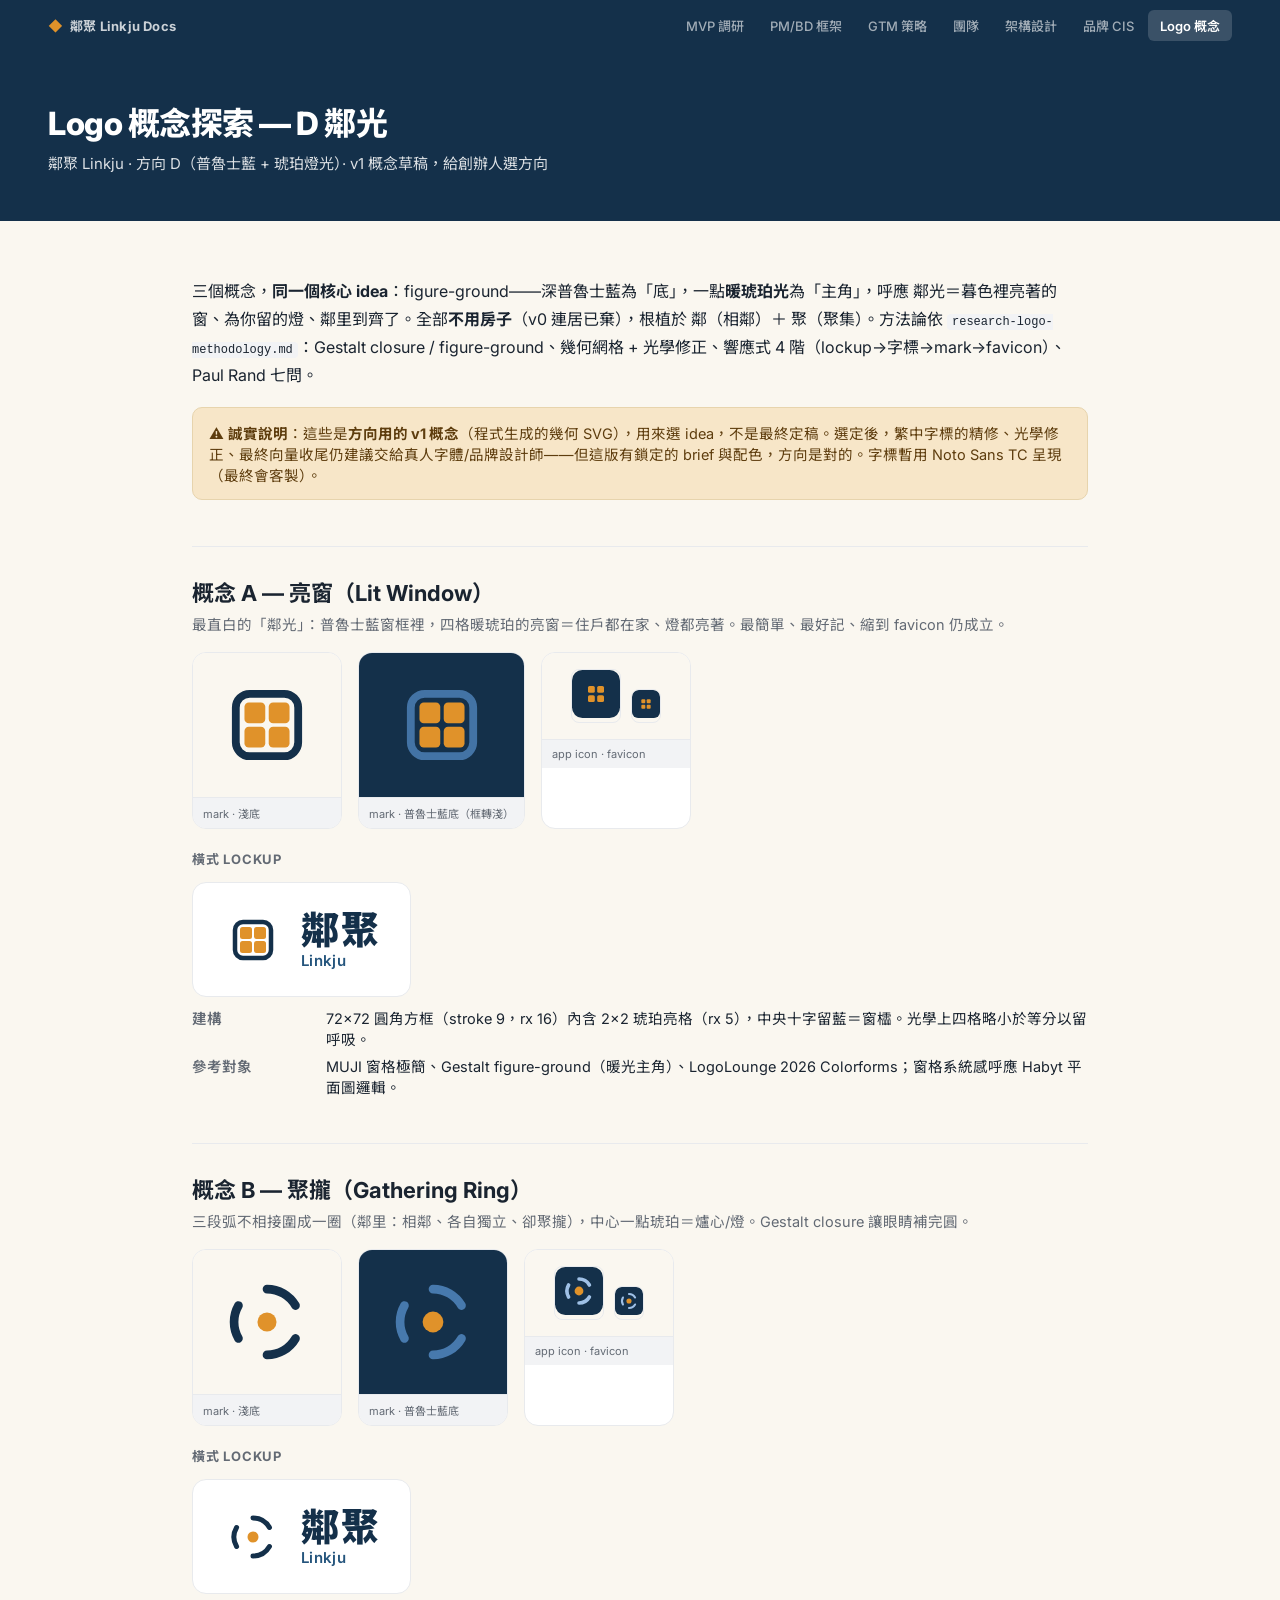
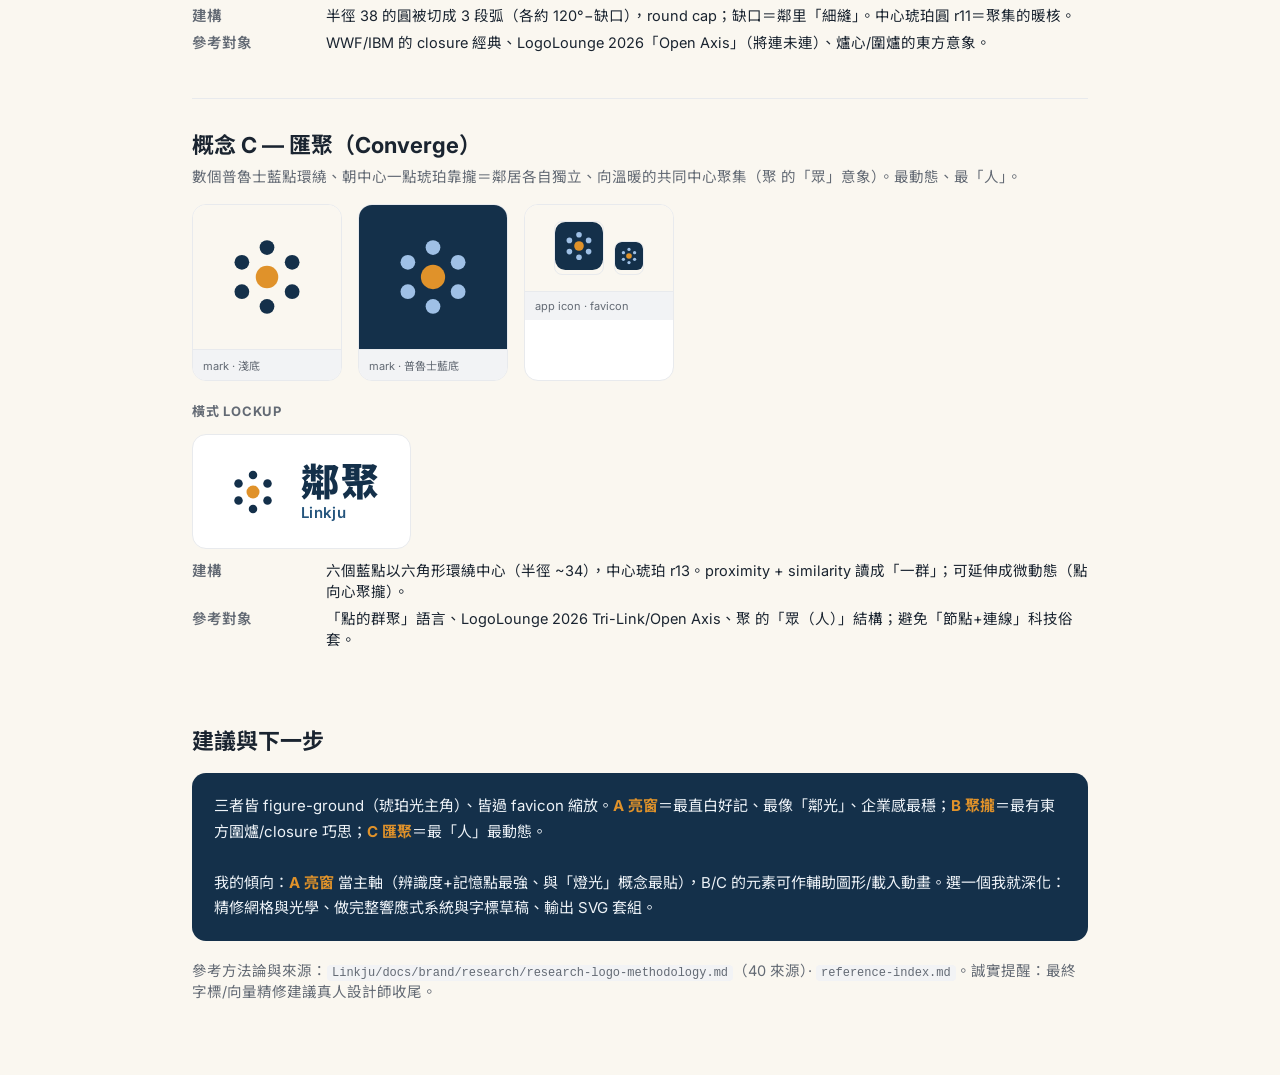
<file: logo-concepts.html>
<!doctype html>
<html lang="zh-Hant-TW">
<head>
<meta charset="utf-8">
<meta name="viewport" content="width=device-width, initial-scale=1">
<title>鄰聚 Linkju — Logo 概念探索 (D 鄰光)</title>
<link rel="preconnect" href="https://fonts.googleapis.com">
<link rel="preconnect" href="https://fonts.gstatic.com" crossorigin>
<link href="https://fonts.googleapis.com/css2?family=Inter:wght@500;600;700&family=Noto+Sans+TC:wght@500;700;900&display=swap" rel="stylesheet">
<link rel="stylesheet" href="assets/site.css">
<style>
  main{max-width:960px}
  .intro{font-size:16px;color:var(--ink);line-height:1.75}
  .note{background:var(--amber-100);border:1px solid #e7d4ad;border-radius:10px;padding:14px 16px;font-size:14.5px;margin:18px 0;color:#5e3d0e}
  h2{font-size:22px;font-weight:700;margin:46px 0 6px;border-top:1px solid var(--grey-100);padding-top:28px}
  .csub{color:var(--muted);font-size:14.5px;margin:0 0 18px}
  h3{font-size:13px;font-weight:700;text-transform:uppercase;letter-spacing:.06em;color:var(--muted);margin:20px 0 10px}
  .stages{display:flex;flex-wrap:wrap;gap:16px;align-items:stretch;margin:6px 0 8px}
  .stage{border:1px solid var(--grey-100);border-radius:14px;overflow:hidden;background:#fff;min-width:150px;flex:0 0 auto}
  .stage .cap{font-size:11px;color:var(--muted);padding:7px 10px;border-top:1px solid var(--grey-100);background:var(--grey-50)}
  .pad{padding:20px;display:flex;align-items:center;justify-content:center}
  .pad.dark{background:var(--blue-800)}
  .pad.cream{background:var(--cream)}
  .lockup{border:1px solid var(--grey-100);border-radius:14px;padding:26px 30px;background:#fff;display:inline-flex;align-items:center;gap:18px;margin:4px 0}
  .lockup.dark{background:var(--blue-800);border-color:var(--blue-700)}
  .wm-zh{font-family:"Noto Sans TC",sans-serif;font-weight:900;font-size:38px;letter-spacing:.04em;line-height:1}
  .wm-en{font-family:"Inter",sans-serif;font-weight:600;font-size:15px;letter-spacing:.02em;margin-top:4px}
  .fav{display:flex;gap:10px;align-items:flex-end;margin:6px 0}
  .fav .f{border:1px solid var(--grey-100);border-radius:8px;overflow:hidden}
  .row{display:grid;grid-template-columns:120px 1fr;gap:4px 14px;font-size:14.5px;margin:6px 0}
  .row .k{color:var(--muted);font-weight:600}
  ul{margin:6px 0 6px 18px;font-size:14px;line-height:1.7}
  code{font-size:12px;background:var(--grey-50);padding:1px 5px;border-radius:4px}
  .rec{background:var(--blue-800);color:#eef3f8;border-radius:14px;padding:20px 22px;margin-top:18px;font-size:15px;line-height:1.7}
  .rec b{color:var(--amber-500)}
</style>
</head>
<body>
<div id="site-nav"></div>
<header>
  <h1>Logo 概念探索 — D 鄰光</h1>
  <p>鄰聚 Linkju · 方向 D（普魯士藍 + 琥珀燈光）· v1 概念草稿，給創辦人選方向</p>
</header>

<main>
  <p class="intro">三個概念，<b>同一個核心 idea</b>：figure-ground——深普魯士藍為「底」，一點<b>暖琥珀光</b>為「主角」，呼應 鄰光＝暮色裡亮著的窗、為你留的燈、鄰里到齊了。全部<b>不用房子</b>（v0 連居已棄），根植於 鄰（相鄰）＋ 聚（聚集）。方法論依 <code>research-logo-methodology.md</code>：Gestalt closure / figure-ground、幾何網格 + 光學修正、響應式 4 階（lockup→字標→mark→favicon）、Paul Rand 七問。</p>
  <div class="note">⚠️ <b>誠實說明</b>：這些是<b>方向用的 v1 概念</b>（程式生成的幾何 SVG），用來選 idea，不是最終定稿。選定後，繁中字標的精修、光學修正、最終向量收尾仍建議交給真人字體/品牌設計師——但這版有鎖定的 brief 與配色，方向是對的。字標暫用 Noto Sans TC 呈現（最終會客製）。</div>

  <!-- ============ CONCEPT A — 亮窗 ============ -->
  <h2>概念 A — 亮窗（Lit Window）</h2>
  <p class="csub">最直白的「鄰光」：普魯士藍窗框裡，四格暖琥珀的亮窗＝住戶都在家、燈都亮著。最簡單、最好記、縮到 favicon 仍成立。</p>
  <div class="stages">
    <div class="stage"><div class="pad cream">
      <svg width="104" height="104" viewBox="0 0 120 120" aria-label="亮窗 mark">
        <rect x="24" y="24" width="72" height="72" rx="16" fill="none" stroke="#14304A" stroke-width="9"/>
        <rect x="34" y="34" width="24" height="24" rx="5" fill="#E0922A"/>
        <rect x="62" y="34" width="24" height="24" rx="5" fill="#E0922A"/>
        <rect x="34" y="62" width="24" height="24" rx="5" fill="#E0922A"/>
        <rect x="62" y="62" width="24" height="24" rx="5" fill="#E0922A"/>
      </svg>
    </div><div class="cap">mark · 淺底</div></div>
    <div class="stage"><div class="pad dark">
      <svg width="104" height="104" viewBox="0 0 120 120" aria-label="亮窗 mark on navy">
        <rect x="24" y="24" width="72" height="72" rx="16" fill="none" stroke="#6AAAF0" stroke-width="9" opacity="0.55"/>
        <rect x="34" y="34" width="24" height="24" rx="5" fill="#E0922A"/>
        <rect x="62" y="34" width="24" height="24" rx="5" fill="#E0922A"/>
        <rect x="34" y="62" width="24" height="24" rx="5" fill="#E0922A"/>
        <rect x="62" y="62" width="24" height="24" rx="5" fill="#E0922A"/>
      </svg>
    </div><div class="cap">mark · 普魯士藍底（框轉淺）</div></div>
    <div class="stage"><div class="pad cream" style="padding:10px">
      <div class="fav">
        <div class="f"><svg width="48" height="48" viewBox="0 0 120 120"><rect width="120" height="120" rx="26" fill="#14304A"/><rect x="40" y="40" width="17" height="17" rx="4" fill="#E0922A"/><rect x="63" y="40" width="17" height="17" rx="4" fill="#E0922A"/><rect x="40" y="63" width="17" height="17" rx="4" fill="#E0922A"/><rect x="63" y="63" width="17" height="17" rx="4" fill="#E0922A"/></svg></div>
        <div class="f"><svg width="28" height="28" viewBox="0 0 120 120"><rect width="120" height="120" rx="26" fill="#14304A"/><rect x="40" y="40" width="17" height="17" rx="4" fill="#E0922A"/><rect x="63" y="40" width="17" height="17" rx="4" fill="#E0922A"/><rect x="40" y="63" width="17" height="17" rx="4" fill="#E0922A"/><rect x="63" y="63" width="17" height="17" rx="4" fill="#E0922A"/></svg></div>
      </div>
    </div><div class="cap">app icon · favicon</div></div>
  </div>
  <h3>橫式 lockup</h3>
  <div class="lockup">
    <svg width="60" height="60" viewBox="0 0 120 120"><rect x="24" y="24" width="72" height="72" rx="16" fill="none" stroke="#14304A" stroke-width="9"/><rect x="34" y="34" width="24" height="24" rx="5" fill="#E0922A"/><rect x="62" y="34" width="24" height="24" rx="5" fill="#E0922A"/><rect x="34" y="62" width="24" height="24" rx="5" fill="#E0922A"/><rect x="62" y="62" width="24" height="24" rx="5" fill="#E0922A"/></svg>
    <div><div class="wm-zh" style="color:#14304A">鄰聚</div><div class="wm-en" style="color:#25557D">Linkju</div></div>
  </div>
  <div class="row"><span class="k">建構</span><span>72×72 圓角方框（stroke 9，rx 16）內含 2×2 琥珀亮格（rx 5），中央十字留藍＝窗櫺。光學上四格略小於等分以留呼吸。</span></div>
  <div class="row"><span class="k">參考對象</span><span>MUJI 窗格極簡、Gestalt figure-ground（暖光主角）、LogoLounge 2026 Colorforms；窗格系統感呼應 Habyt 平面圖邏輯。</span></div>

  <!-- ============ CONCEPT B — 聚（環） ============ -->
  <h2>概念 B — 聚攏（Gathering Ring）</h2>
  <p class="csub">三段弧不相接圍成一圈（鄰里：相鄰、各自獨立、卻聚攏），中心一點琥珀＝爐心/燈。Gestalt closure 讓眼睛補完圓。</p>
  <div class="stages">
    <div class="stage"><div class="pad cream">
      <svg width="104" height="104" viewBox="0 0 120 120" aria-label="gathering ring">
        <g fill="none" stroke="#14304A" stroke-width="10" stroke-linecap="round">
          <path d="M60 22 A38 38 0 0 1 92.9 41"/>
          <path d="M92.9 79 A38 38 0 0 1 60 98"/>
          <path d="M27.1 79 A38 38 0 0 1 27.1 41"/>
        </g>
        <circle cx="60" cy="60" r="11" fill="#E0922A"/>
      </svg>
    </div><div class="cap">mark · 淺底</div></div>
    <div class="stage"><div class="pad dark">
      <svg width="104" height="104" viewBox="0 0 120 120">
        <g fill="none" stroke="#6AAAF0" stroke-width="10" stroke-linecap="round" opacity="0.6">
          <path d="M60 22 A38 38 0 0 1 92.9 41"/>
          <path d="M92.9 79 A38 38 0 0 1 60 98"/>
          <path d="M27.1 79 A38 38 0 0 1 27.1 41"/>
        </g>
        <circle cx="60" cy="60" r="12" fill="#E0922A"/>
      </svg>
    </div><div class="cap">mark · 普魯士藍底</div></div>
    <div class="stage"><div class="pad cream" style="padding:10px">
      <div class="fav">
        <div class="f"><svg width="48" height="48" viewBox="0 0 120 120"><rect width="120" height="120" rx="26" fill="#14304A"/><g fill="none" stroke="#9FC0E6" stroke-width="9" stroke-linecap="round"><path d="M60 30 A30 30 0 0 1 86 45"/><path d="M86 75 A30 30 0 0 1 60 90"/><path d="M34 75 A30 30 0 0 1 34 45"/></g><circle cx="60" cy="60" r="11" fill="#E0922A"/></svg></div>
        <div class="f"><svg width="28" height="28" viewBox="0 0 120 120"><rect width="120" height="120" rx="26" fill="#14304A"/><g fill="none" stroke="#9FC0E6" stroke-width="9" stroke-linecap="round"><path d="M60 30 A30 30 0 0 1 86 45"/><path d="M86 75 A30 30 0 0 1 60 90"/><path d="M34 75 A30 30 0 0 1 34 45"/></g><circle cx="60" cy="60" r="11" fill="#E0922A"/></svg></div>
      </div>
    </div><div class="cap">app icon · favicon</div></div>
  </div>
  <h3>橫式 lockup</h3>
  <div class="lockup">
    <svg width="60" height="60" viewBox="0 0 120 120"><g fill="none" stroke="#14304A" stroke-width="10" stroke-linecap="round"><path d="M60 22 A38 38 0 0 1 92.9 41"/><path d="M92.9 79 A38 38 0 0 1 60 98"/><path d="M27.1 79 A38 38 0 0 1 27.1 41"/></g><circle cx="60" cy="60" r="11" fill="#E0922A"/></svg>
    <div><div class="wm-zh" style="color:#14304A">鄰聚</div><div class="wm-en" style="color:#25557D">Linkju</div></div>
  </div>
  <div class="row"><span class="k">建構</span><span>半徑 38 的圓被切成 3 段弧（各約 120°−缺口），round cap；缺口＝鄰里「細縫」。中心琥珀圓 r11＝聚集的暖核。</span></div>
  <div class="row"><span class="k">參考對象</span><span>WWF/IBM 的 closure 經典、LogoLounge 2026「Open Axis」（將連未連）、爐心/圍爐的東方意象。</span></div>

  <!-- ============ CONCEPT C — 匯聚 ============ -->
  <h2>概念 C — 匯聚（Converge）</h2>
  <p class="csub">數個普魯士藍點環繞、朝中心一點琥珀靠攏＝鄰居各自獨立、向溫暖的共同中心聚集（聚 的「眾」意象）。最動態、最「人」。</p>
  <div class="stages">
    <div class="stage"><div class="pad cream">
      <svg width="104" height="104" viewBox="0 0 120 120" aria-label="converge">
        <g fill="#14304A">
          <circle cx="60" cy="26" r="8.5"/><circle cx="89" cy="43" r="8.5"/><circle cx="89" cy="77" r="8.5"/>
          <circle cx="60" cy="94" r="8.5"/><circle cx="31" cy="77" r="8.5"/><circle cx="31" cy="43" r="8.5"/>
        </g>
        <circle cx="60" cy="60" r="13" fill="#E0922A"/>
      </svg>
    </div><div class="cap">mark · 淺底</div></div>
    <div class="stage"><div class="pad dark">
      <svg width="104" height="104" viewBox="0 0 120 120">
        <g fill="#9FC0E6">
          <circle cx="60" cy="26" r="8.5"/><circle cx="89" cy="43" r="8.5"/><circle cx="89" cy="77" r="8.5"/>
          <circle cx="60" cy="94" r="8.5"/><circle cx="31" cy="77" r="8.5"/><circle cx="31" cy="43" r="8.5"/>
        </g>
        <circle cx="60" cy="60" r="14" fill="#E0922A"/>
      </svg>
    </div><div class="cap">mark · 普魯士藍底</div></div>
    <div class="stage"><div class="pad cream" style="padding:10px">
      <div class="fav">
        <div class="f"><svg width="48" height="48" viewBox="0 0 120 120"><rect width="120" height="120" rx="26" fill="#14304A"/><g fill="#9FC0E6"><circle cx="60" cy="32" r="7"/><circle cx="84" cy="46" r="7"/><circle cx="84" cy="74" r="7"/><circle cx="60" cy="88" r="7"/><circle cx="36" cy="74" r="7"/><circle cx="36" cy="46" r="7"/></g><circle cx="60" cy="60" r="12" fill="#E0922A"/></svg></div>
        <div class="f"><svg width="28" height="28" viewBox="0 0 120 120"><rect width="120" height="120" rx="26" fill="#14304A"/><g fill="#9FC0E6"><circle cx="60" cy="32" r="7"/><circle cx="84" cy="46" r="7"/><circle cx="84" cy="74" r="7"/><circle cx="60" cy="88" r="7"/><circle cx="36" cy="74" r="7"/><circle cx="36" cy="46" r="7"/></g><circle cx="60" cy="60" r="12" fill="#E0922A"/></svg></div>
      </div>
    </div><div class="cap">app icon · favicon</div></div>
  </div>
  <h3>橫式 lockup</h3>
  <div class="lockup">
    <svg width="60" height="60" viewBox="0 0 120 120"><g fill="#14304A"><circle cx="60" cy="26" r="8.5"/><circle cx="89" cy="43" r="8.5"/><circle cx="89" cy="77" r="8.5"/><circle cx="60" cy="94" r="8.5"/><circle cx="31" cy="77" r="8.5"/><circle cx="31" cy="43" r="8.5"/></g><circle cx="60" cy="60" r="13" fill="#E0922A"/></svg>
    <div><div class="wm-zh" style="color:#14304A">鄰聚</div><div class="wm-en" style="color:#25557D">Linkju</div></div>
  </div>
  <div class="row"><span class="k">建構</span><span>六個藍點以六角形環繞中心（半徑 ~34），中心琥珀 r13。proximity + similarity 讀成「一群」；可延伸成微動態（點向心聚攏）。</span></div>
  <div class="row"><span class="k">參考對象</span><span>「點的群聚」語言、LogoLounge 2026 Tri-Link/Open Axis、聚 的「眾（人）」結構；避免「節點+連線」科技俗套。</span></div>

  <h2 style="border:none">建議與下一步</h2>
  <div class="rec">
    三者皆 figure-ground（琥珀光主角）、皆過 favicon 縮放。<b>A 亮窗</b>＝最直白好記、最像「鄰光」、企業感最穩；<b>B 聚攏</b>＝最有東方圍爐/closure 巧思；<b>C 匯聚</b>＝最「人」最動態。<br><br>
    我的傾向：<b>A 亮窗</b> 當主軸（辨識度+記憶點最強、與「燈光」概念最貼），B/C 的元素可作輔助圖形/載入動畫。選一個我就深化：精修網格與光學、做完整響應式系統與字標草稿、輸出 SVG 套組。
  </div>
  <p class="csub" style="margin-top:18px">參考方法論與來源：<code>Linkju/docs/brand/research/research-logo-methodology.md</code>（40 來源）· <code>reference-index.md</code>。誠實提醒：最終字標/向量精修建議真人設計師收尾。</p>

</main>
<script src="assets/site.js" defer></script>
</body>
</html>
</file>
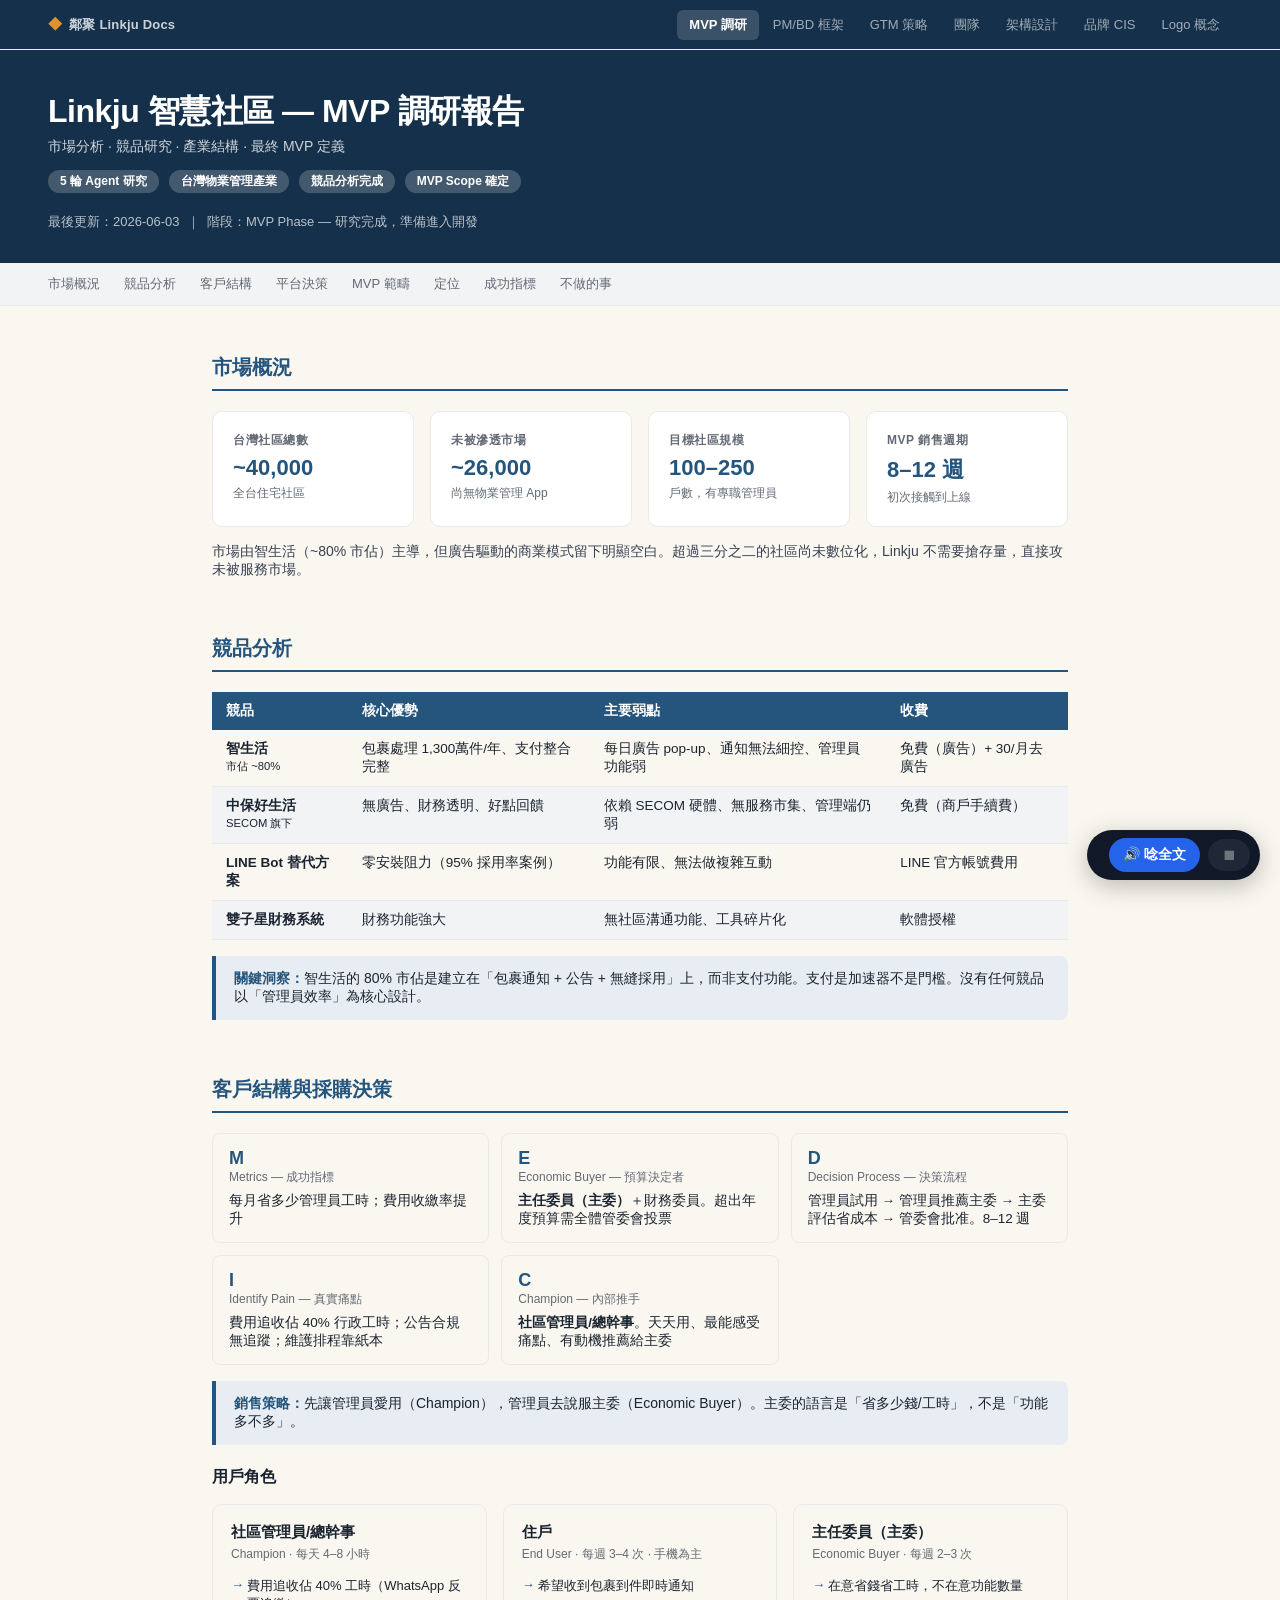
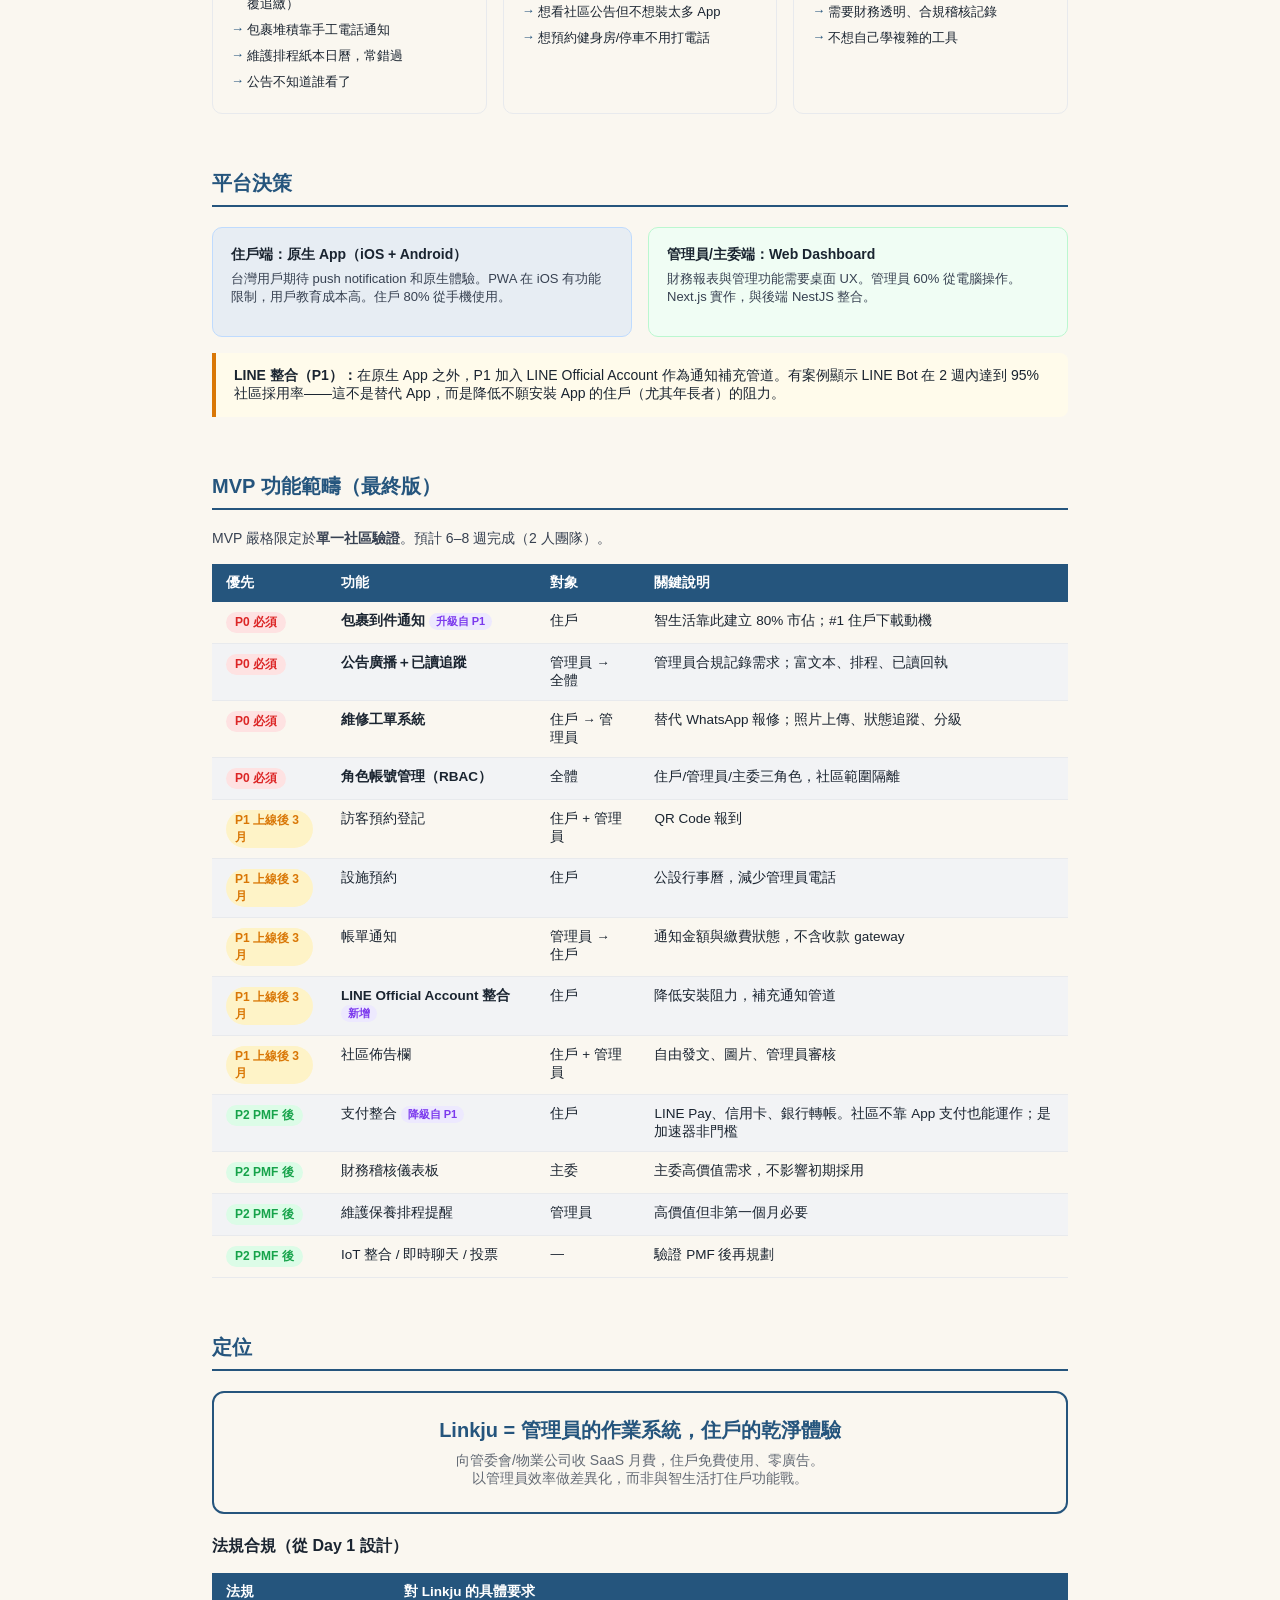
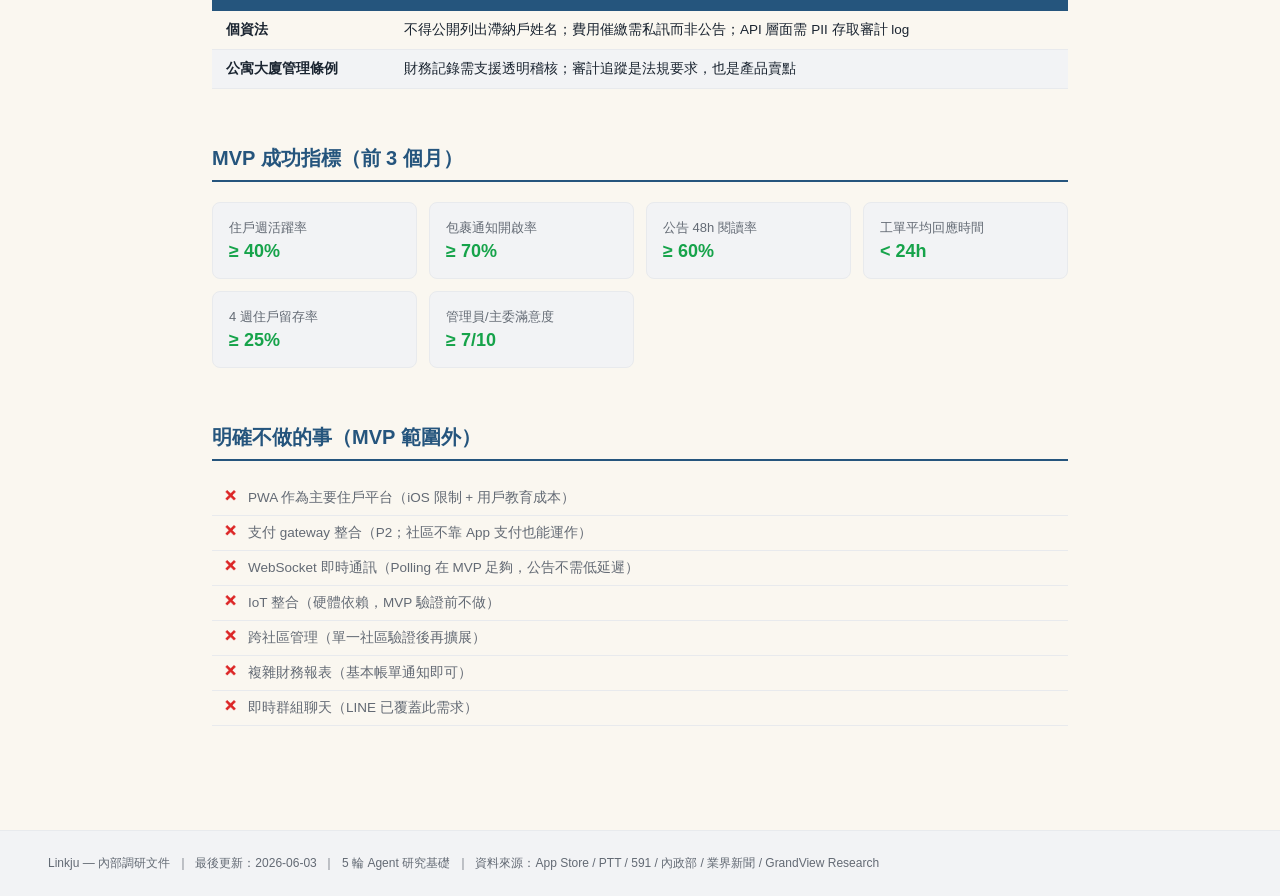
<file: mvp-research.html>
<!DOCTYPE html>
<html lang="zh-TW">
<head>
  <meta charset="UTF-8" />
  <meta name="viewport" content="width=device-width, initial-scale=1.0" />
  <title>Linkju — MVP 調研報告</title>
  <link rel="stylesheet" href="assets/site.css">
  <style>
    :root {
      --green: #16a34a;
      --green-bg: #f0fdf4;
      --red: #dc2626;
      --red-bg: #fef2f2;
      --yellow: #d97706;
      --yellow-bg: #fffbeb;
    }
    a { text-decoration: none; }

    header { padding: 40px 48px 32px; }
    header .subtitle { opacity: 0.8; margin-top: 4px; font-size: 14px; }
    header .meta { margin-top: 20px; font-size: 13px; opacity: 0.7; }
    header .badge-row { display: flex; gap: 10px; margin-top: 14px; flex-wrap: wrap; }
    header .hbadge { background: rgba(255,255,255,0.2); border-radius: 20px; padding: 3px 12px; font-size: 12px; font-weight: 600; }

    nav { background: var(--section-bg); border-bottom: 1px solid var(--border); padding: 12px 48px; font-size: 13px; display: flex; gap: 24px; flex-wrap: wrap; }
    nav a { color: var(--muted); font-weight: 500; }
    nav a:hover { color: var(--accent); }

    .container { max-width: 920px; margin: 0 auto; padding: 48px 32px; }
    section { margin-bottom: 56px; }
    section h2 { font-size: 20px; font-weight: 700; border-bottom: 2px solid var(--accent); padding-bottom: 8px; margin-bottom: 20px; color: var(--accent); }
    h3 { font-size: 16px; font-weight: 600; margin: 22px 0 10px; }
    p { margin-bottom: 12px; color: #374151; font-size: 14px; }

    .table-wrap { overflow-x: auto; margin: 16px 0; }
    table { width: 100%; border-collapse: collapse; font-size: 13.5px; }
    th { background: var(--accent); color: white; text-align: left; padding: 10px 14px; font-weight: 600; }
    td { padding: 10px 14px; border-bottom: 1px solid var(--border); vertical-align: top; }
    tr:nth-child(even) td { background: var(--section-bg); }

    .card-grid { display: grid; grid-template-columns: repeat(auto-fit, minmax(200px, 1fr)); gap: 16px; margin: 16px 0; }
    .card { border: 1px solid var(--border); border-radius: 10px; padding: 20px; background: white; }
    .card .label { font-size: 12px; font-weight: 600; text-transform: uppercase; letter-spacing: 0.5px; color: var(--muted); margin-bottom: 6px; }
    .card .value { font-size: 22px; font-weight: 700; color: var(--accent); }
    .card .desc { font-size: 12px; color: var(--muted); margin-top: 4px; }

    .highlight { background: var(--accent-light); border-left: 4px solid var(--accent); padding: 14px 18px; border-radius: 0 8px 8px 0; margin: 14px 0; font-size: 14px; }
    .highlight strong { color: var(--accent); }

    .warn { background: var(--yellow-bg); border-left: 4px solid var(--yellow); padding: 14px 18px; border-radius: 0 8px 8px 0; margin: 14px 0; font-size: 14px; }

    .badge { display: inline-block; padding: 2px 9px; border-radius: 20px; font-size: 12px; font-weight: 600; }
    .badge-p0 { background: #fee2e2; color: var(--red); }
    .badge-p1 { background: #fef3c7; color: var(--yellow); }
    .badge-p2 { background: #dcfce7; color: var(--green); }
    .badge-changed { background: #ede9fe; color: #7c3aed; font-size: 11px; padding: 1px 7px; }

    .position-box { border: 2px solid var(--accent); border-radius: 12px; padding: 24px 28px; margin: 16px 0; text-align: center; }
    .position-box .tagline { font-size: 20px; font-weight: 700; color: var(--accent); margin-bottom: 8px; }
    .position-box p { margin: 0; font-size: 14px; color: var(--muted); }

    .meddic-grid { display: grid; grid-template-columns: repeat(auto-fit, minmax(260px, 1fr)); gap: 12px; margin: 16px 0; }
    .meddic-card { border: 1px solid var(--border); border-radius: 8px; padding: 14px 16px; }
    .meddic-card .m-letter { font-size: 18px; font-weight: 800; color: var(--accent); }
    .meddic-card .m-name { font-size: 12px; color: var(--muted); margin-bottom: 6px; }
    .meddic-card .m-content { font-size: 13.5px; }

    .persona-grid { display: grid; grid-template-columns: repeat(auto-fit, minmax(240px, 1fr)); gap: 16px; margin: 16px 0; }
    .persona { border: 1px solid var(--border); border-radius: 10px; padding: 18px; }
    .persona .role { font-weight: 700; font-size: 15px; margin-bottom: 4px; }
    .persona .freq { font-size: 12px; color: var(--muted); margin-bottom: 10px; }
    .persona ul { list-style: none; padding: 0; }
    .persona ul li { padding: 4px 0; padding-left: 16px; position: relative; font-size: 13px; }
    .persona ul li::before { content: "→"; position: absolute; left: 0; color: var(--accent); }

    .platform-split { display: grid; grid-template-columns: 1fr 1fr; gap: 16px; margin: 16px 0; }
    .platform-card { border-radius: 10px; padding: 18px; }
    .platform-card.mobile { background: #E7EDF3; border: 1px solid #bfdbfe; }
    .platform-card.web { background: var(--green-bg); border: 1px solid #bbf7d0; }
    .platform-card .plabel { font-weight: 700; font-size: 14px; margin-bottom: 6px; }
    .platform-card p { font-size: 13px; }

    .metric-grid { display: grid; grid-template-columns: repeat(auto-fit, minmax(200px, 1fr)); gap: 12px; margin: 16px 0; }
    .metric-item { background: var(--section-bg); border: 1px solid var(--border); border-radius: 8px; padding: 16px; }
    .metric-item .m-label { font-size: 13px; color: var(--muted); margin-bottom: 4px; }
    .metric-item .m-value { font-size: 18px; font-weight: 700; color: var(--green); }

    .exclude-list { list-style: none; padding: 0; }
    .exclude-list li { padding: 8px 14px 8px 36px; border-bottom: 1px solid var(--border); position: relative; font-size: 13.5px; color: var(--muted); }
    .exclude-list li::before { content: "✕"; position: absolute; left: 12px; color: var(--red); font-weight: 700; }

    footer { border-top: 1px solid var(--border); padding: 24px 48px; font-size: 12px; color: var(--muted); background: var(--section-bg); }

    @media (max-width: 600px) {
      header, nav, footer { padding-left: 20px; padding-right: 20px; }
      .container { padding: 32px 20px; }
      .platform-split { grid-template-columns: 1fr; }
    }
  </style>
</head>
<body>

<div id="site-nav"></div>

<header>
  <h1>Linkju 智慧社區 — MVP 調研報告</h1>
  <div class="subtitle">市場分析 · 競品研究 · 產業結構 · 最終 MVP 定義</div>
  <div class="badge-row">
    <span class="hbadge">5 輪 Agent 研究</span>
    <span class="hbadge">台灣物業管理產業</span>
    <span class="hbadge">競品分析完成</span>
    <span class="hbadge">MVP Scope 確定</span>
  </div>
  <div class="meta">最後更新：2026-06-03 &nbsp;｜&nbsp; 階段：MVP Phase — 研究完成，準備進入開發</div>
</header>

<nav>
  <a href="#market">市場概況</a>
  <a href="#competitors">競品分析</a>
  <a href="#customer">客戶結構</a>
  <a href="#platform">平台決策</a>
  <a href="#mvp">MVP 範疇</a>
  <a href="#positioning">定位</a>
  <a href="#metrics">成功指標</a>
  <a href="#exclude">不做的事</a>
</nav>

<div class="container">

  <!-- 市場概況 -->
  <section id="market">
    <h2>市場概況</h2>
    <div class="card-grid">
      <div class="card">
        <div class="label">台灣社區總數</div>
        <div class="value">~40,000</div>
        <div class="desc">全台住宅社區</div>
      </div>
      <div class="card">
        <div class="label">未被滲透市場</div>
        <div class="value">~26,000</div>
        <div class="desc">尚無物業管理 App</div>
      </div>
      <div class="card">
        <div class="label">目標社區規模</div>
        <div class="value">100–250</div>
        <div class="desc">戶數，有專職管理員</div>
      </div>
      <div class="card">
        <div class="label">MVP 銷售週期</div>
        <div class="value">8–12 週</div>
        <div class="desc">初次接觸到上線</div>
      </div>
    </div>
    <p>市場由智生活（~80% 市佔）主導，但廣告驅動的商業模式留下明顯空白。超過三分之二的社區尚未數位化，Linkju 不需要搶存量，直接攻未被服務市場。</p>
  </section>

  <!-- 競品 -->
  <section id="competitors">
    <h2>競品分析</h2>
    <div class="table-wrap">
      <table>
        <thead><tr><th>競品</th><th>核心優勢</th><th>主要弱點</th><th>收費</th></tr></thead>
        <tbody>
          <tr>
            <td><strong>智生活</strong><br><small>市佔 ~80%</small></td>
            <td>包裹處理 1,300萬件/年、支付整合完整</td>
            <td>每日廣告 pop-up、通知無法細控、管理員功能弱</td>
            <td>免費（廣告）+ 30/月去廣告</td>
          </tr>
          <tr>
            <td><strong>中保好生活</strong><br><small>SECOM 旗下</small></td>
            <td>無廣告、財務透明、好點回饋</td>
            <td>依賴 SECOM 硬體、無服務市集、管理端仍弱</td>
            <td>免費（商戶手續費）</td>
          </tr>
          <tr>
            <td><strong>LINE Bot 替代方案</strong></td>
            <td>零安裝阻力（95% 採用率案例）</td>
            <td>功能有限、無法做複雜互動</td>
            <td>LINE 官方帳號費用</td>
          </tr>
          <tr>
            <td><strong>雙子星財務系統</strong></td>
            <td>財務功能強大</td>
            <td>無社區溝通功能、工具碎片化</td>
            <td>軟體授權</td>
          </tr>
        </tbody>
      </table>
    </div>
    <div class="highlight">
      <strong>關鍵洞察：</strong>智生活的 80% 市佔是建立在「包裹通知 + 公告 + 無縫採用」上，而非支付功能。支付是加速器不是門檻。沒有任何競品以「管理員效率」為核心設計。
    </div>
  </section>

  <!-- 客戶結構 -->
  <section id="customer">
    <h2>客戶結構與採購決策</h2>

    <div class="meddic-grid">
      <div class="meddic-card">
        <div class="m-letter">M</div>
        <div class="m-name">Metrics — 成功指標</div>
        <div class="m-content">每月省多少管理員工時；費用收繳率提升</div>
      </div>
      <div class="meddic-card">
        <div class="m-letter">E</div>
        <div class="m-name">Economic Buyer — 預算決定者</div>
        <div class="m-content"><strong>主任委員（主委）</strong>＋財務委員。超出年度預算需全體管委會投票</div>
      </div>
      <div class="meddic-card">
        <div class="m-letter">D</div>
        <div class="m-name">Decision Process — 決策流程</div>
        <div class="m-content">管理員試用 → 管理員推薦主委 → 主委評估省成本 → 管委會批准。8–12 週</div>
      </div>
      <div class="meddic-card">
        <div class="m-letter">I</div>
        <div class="m-name">Identify Pain — 真實痛點</div>
        <div class="m-content">費用追收佔 40% 行政工時；公告合規無追蹤；維護排程靠紙本</div>
      </div>
      <div class="meddic-card">
        <div class="m-letter">C</div>
        <div class="m-name">Champion — 內部推手</div>
        <div class="m-content"><strong>社區管理員/總幹事</strong>。天天用、最能感受痛點、有動機推薦給主委</div>
      </div>
    </div>

    <div class="highlight">
      <strong>銷售策略：</strong>先讓管理員愛用（Champion），管理員去說服主委（Economic Buyer）。主委的語言是「省多少錢/工時」，不是「功能多不多」。
    </div>

    <h3>用戶角色</h3>
    <div class="persona-grid">
      <div class="persona">
        <div class="role">社區管理員/總幹事</div>
        <div class="freq">Champion · 每天 4–8 小時</div>
        <ul>
          <li>費用追收佔 40% 工時（WhatsApp 反覆追繳）</li>
          <li>包裹堆積靠手工電話通知</li>
          <li>維護排程紙本日曆，常錯過</li>
          <li>公告不知道誰看了</li>
        </ul>
      </div>
      <div class="persona">
        <div class="role">住戶</div>
        <div class="freq">End User · 每週 3–4 次 · 手機為主</div>
        <ul>
          <li>希望收到包裹到件即時通知</li>
          <li>想看社區公告但不想裝太多 App</li>
          <li>想預約健身房/停車不用打電話</li>
        </ul>
      </div>
      <div class="persona">
        <div class="role">主任委員（主委）</div>
        <div class="freq">Economic Buyer · 每週 2–3 次</div>
        <ul>
          <li>在意省錢省工時，不在意功能數量</li>
          <li>需要財務透明、合規稽核記錄</li>
          <li>不想自己學複雜的工具</li>
        </ul>
      </div>
    </div>
  </section>

  <!-- 平台 -->
  <section id="platform">
    <h2>平台決策</h2>
    <div class="platform-split">
      <div class="platform-card mobile">
        <div class="plabel">住戶端：原生 App（iOS + Android）</div>
        <p>台灣用戶期待 push notification 和原生體驗。PWA 在 iOS 有功能限制，用戶教育成本高。住戶 80% 從手機使用。</p>
      </div>
      <div class="platform-card web">
        <div class="plabel">管理員/主委端：Web Dashboard</div>
        <p>財務報表與管理功能需要桌面 UX。管理員 60% 從電腦操作。Next.js 實作，與後端 NestJS 整合。</p>
      </div>
    </div>
    <div class="warn">
      <strong>LINE 整合（P1）：</strong>在原生 App 之外，P1 加入 LINE Official Account 作為通知補充管道。有案例顯示 LINE Bot 在 2 週內達到 95% 社區採用率——這不是替代 App，而是降低不願安裝 App 的住戶（尤其年長者）的阻力。
    </div>
  </section>

  <!-- MVP 範疇 -->
  <section id="mvp">
    <h2>MVP 功能範疇（最終版）</h2>
    <p>MVP 嚴格限定於<strong>單一社區驗證</strong>。預計 6–8 週完成（2 人團隊）。</p>

    <div class="table-wrap">
      <table>
        <thead><tr><th>優先</th><th>功能</th><th>對象</th><th>關鍵說明</th></tr></thead>
        <tbody>
          <tr>
            <td><span class="badge badge-p0">P0 必須</span></td>
            <td><strong>包裹到件通知</strong> <span class="badge badge-changed">升級自 P1</span></td>
            <td>住戶</td>
            <td>智生活靠此建立 80% 市佔；#1 住戶下載動機</td>
          </tr>
          <tr>
            <td><span class="badge badge-p0">P0 必須</span></td>
            <td><strong>公告廣播＋已讀追蹤</strong></td>
            <td>管理員 → 全體</td>
            <td>管理員合規記錄需求；富文本、排程、已讀回執</td>
          </tr>
          <tr>
            <td><span class="badge badge-p0">P0 必須</span></td>
            <td><strong>維修工單系統</strong></td>
            <td>住戶 → 管理員</td>
            <td>替代 WhatsApp 報修；照片上傳、狀態追蹤、分級</td>
          </tr>
          <tr>
            <td><span class="badge badge-p0">P0 必須</span></td>
            <td><strong>角色帳號管理（RBAC）</strong></td>
            <td>全體</td>
            <td>住戶/管理員/主委三角色，社區範圍隔離</td>
          </tr>
          <tr>
            <td><span class="badge badge-p1">P1 上線後 3 月</span></td>
            <td>訪客預約登記</td>
            <td>住戶 + 管理員</td>
            <td>QR Code 報到</td>
          </tr>
          <tr>
            <td><span class="badge badge-p1">P1 上線後 3 月</span></td>
            <td>設施預約</td>
            <td>住戶</td>
            <td>公設行事曆，減少管理員電話</td>
          </tr>
          <tr>
            <td><span class="badge badge-p1">P1 上線後 3 月</span></td>
            <td>帳單通知</td>
            <td>管理員 → 住戶</td>
            <td>通知金額與繳費狀態，不含收款 gateway</td>
          </tr>
          <tr>
            <td><span class="badge badge-p1">P1 上線後 3 月</span></td>
            <td><strong>LINE Official Account 整合</strong> <span class="badge badge-changed">新增</span></td>
            <td>住戶</td>
            <td>降低安裝阻力，補充通知管道</td>
          </tr>
          <tr>
            <td><span class="badge badge-p1">P1 上線後 3 月</span></td>
            <td>社區佈告欄</td>
            <td>住戶 + 管理員</td>
            <td>自由發文、圖片、管理員審核</td>
          </tr>
          <tr>
            <td><span class="badge badge-p2">P2 PMF 後</span></td>
            <td>支付整合 <span class="badge badge-changed">降級自 P1</span></td>
            <td>住戶</td>
            <td>LINE Pay、信用卡、銀行轉帳。社區不靠 App 支付也能運作；是加速器非門檻</td>
          </tr>
          <tr>
            <td><span class="badge badge-p2">P2 PMF 後</span></td>
            <td>財務稽核儀表板</td>
            <td>主委</td>
            <td>主委高價值需求，不影響初期採用</td>
          </tr>
          <tr>
            <td><span class="badge badge-p2">P2 PMF 後</span></td>
            <td>維護保養排程提醒</td>
            <td>管理員</td>
            <td>高價值但非第一個月必要</td>
          </tr>
          <tr>
            <td><span class="badge badge-p2">P2 PMF 後</span></td>
            <td>IoT 整合 / 即時聊天 / 投票</td>
            <td>—</td>
            <td>驗證 PMF 後再規劃</td>
          </tr>
        </tbody>
      </table>
    </div>
  </section>

  <!-- 定位 -->
  <section id="positioning">
    <h2>定位</h2>
    <div class="position-box">
      <div class="tagline">Linkju = 管理員的作業系統，住戶的乾淨體驗</div>
      <p>向管委會/物業公司收 SaaS 月費，住戶免費使用、零廣告。<br>以管理員效率做差異化，而非與智生活打住戶功能戰。</p>
    </div>

    <h3>法規合規（從 Day 1 設計）</h3>
    <div class="table-wrap">
      <table>
        <thead><tr><th>法規</th><th>對 Linkju 的具體要求</th></tr></thead>
        <tbody>
          <tr><td><strong>個資法</strong></td><td>不得公開列出滯納戶姓名；費用催繳需私訊而非公告；API 層面需 PII 存取審計 log</td></tr>
          <tr><td><strong>公寓大廈管理條例</strong></td><td>財務記錄需支援透明稽核；審計追蹤是法規要求，也是產品賣點</td></tr>
        </tbody>
      </table>
    </div>
  </section>

  <!-- 成功指標 -->
  <section id="metrics">
    <h2>MVP 成功指標（前 3 個月）</h2>
    <div class="metric-grid">
      <div class="metric-item">
        <div class="m-label">住戶週活躍率</div>
        <div class="m-value">≥ 40%</div>
      </div>
      <div class="metric-item">
        <div class="m-label">包裹通知開啟率</div>
        <div class="m-value">≥ 70%</div>
      </div>
      <div class="metric-item">
        <div class="m-label">公告 48h 閱讀率</div>
        <div class="m-value">≥ 60%</div>
      </div>
      <div class="metric-item">
        <div class="m-label">工單平均回應時間</div>
        <div class="m-value">&lt; 24h</div>
      </div>
      <div class="metric-item">
        <div class="m-label">4 週住戶留存率</div>
        <div class="m-value">≥ 25%</div>
      </div>
      <div class="metric-item">
        <div class="m-label">管理員/主委滿意度</div>
        <div class="m-value">≥ 7/10</div>
      </div>
    </div>
  </section>

  <!-- 不做 -->
  <section id="exclude">
    <h2>明確不做的事（MVP 範圍外）</h2>
    <ul class="exclude-list">
      <li>PWA 作為主要住戶平台（iOS 限制 + 用戶教育成本）</li>
      <li>支付 gateway 整合（P2；社區不靠 App 支付也能運作）</li>
      <li>WebSocket 即時通訊（Polling 在 MVP 足夠，公告不需低延遲）</li>
      <li>IoT 整合（硬體依賴，MVP 驗證前不做）</li>
      <li>跨社區管理（單一社區驗證後再擴展）</li>
      <li>複雜財務報表（基本帳單通知即可）</li>
      <li>即時群組聊天（LINE 已覆蓋此需求）</li>
    </ul>
  </section>

</div>

<footer>
  Linkju — 內部調研文件 &nbsp;｜&nbsp; 最後更新：2026-06-03 &nbsp;｜&nbsp; 5 輪 Agent 研究基礎 &nbsp;｜&nbsp; 資料來源：App Store / PTT / 591 / 內政部 / 業界新聞 / GrandView Research
</footer>

  <script src="tts.js" defer></script>
  <script src="assets/site.js" defer></script>
</body>
</html>
</file>
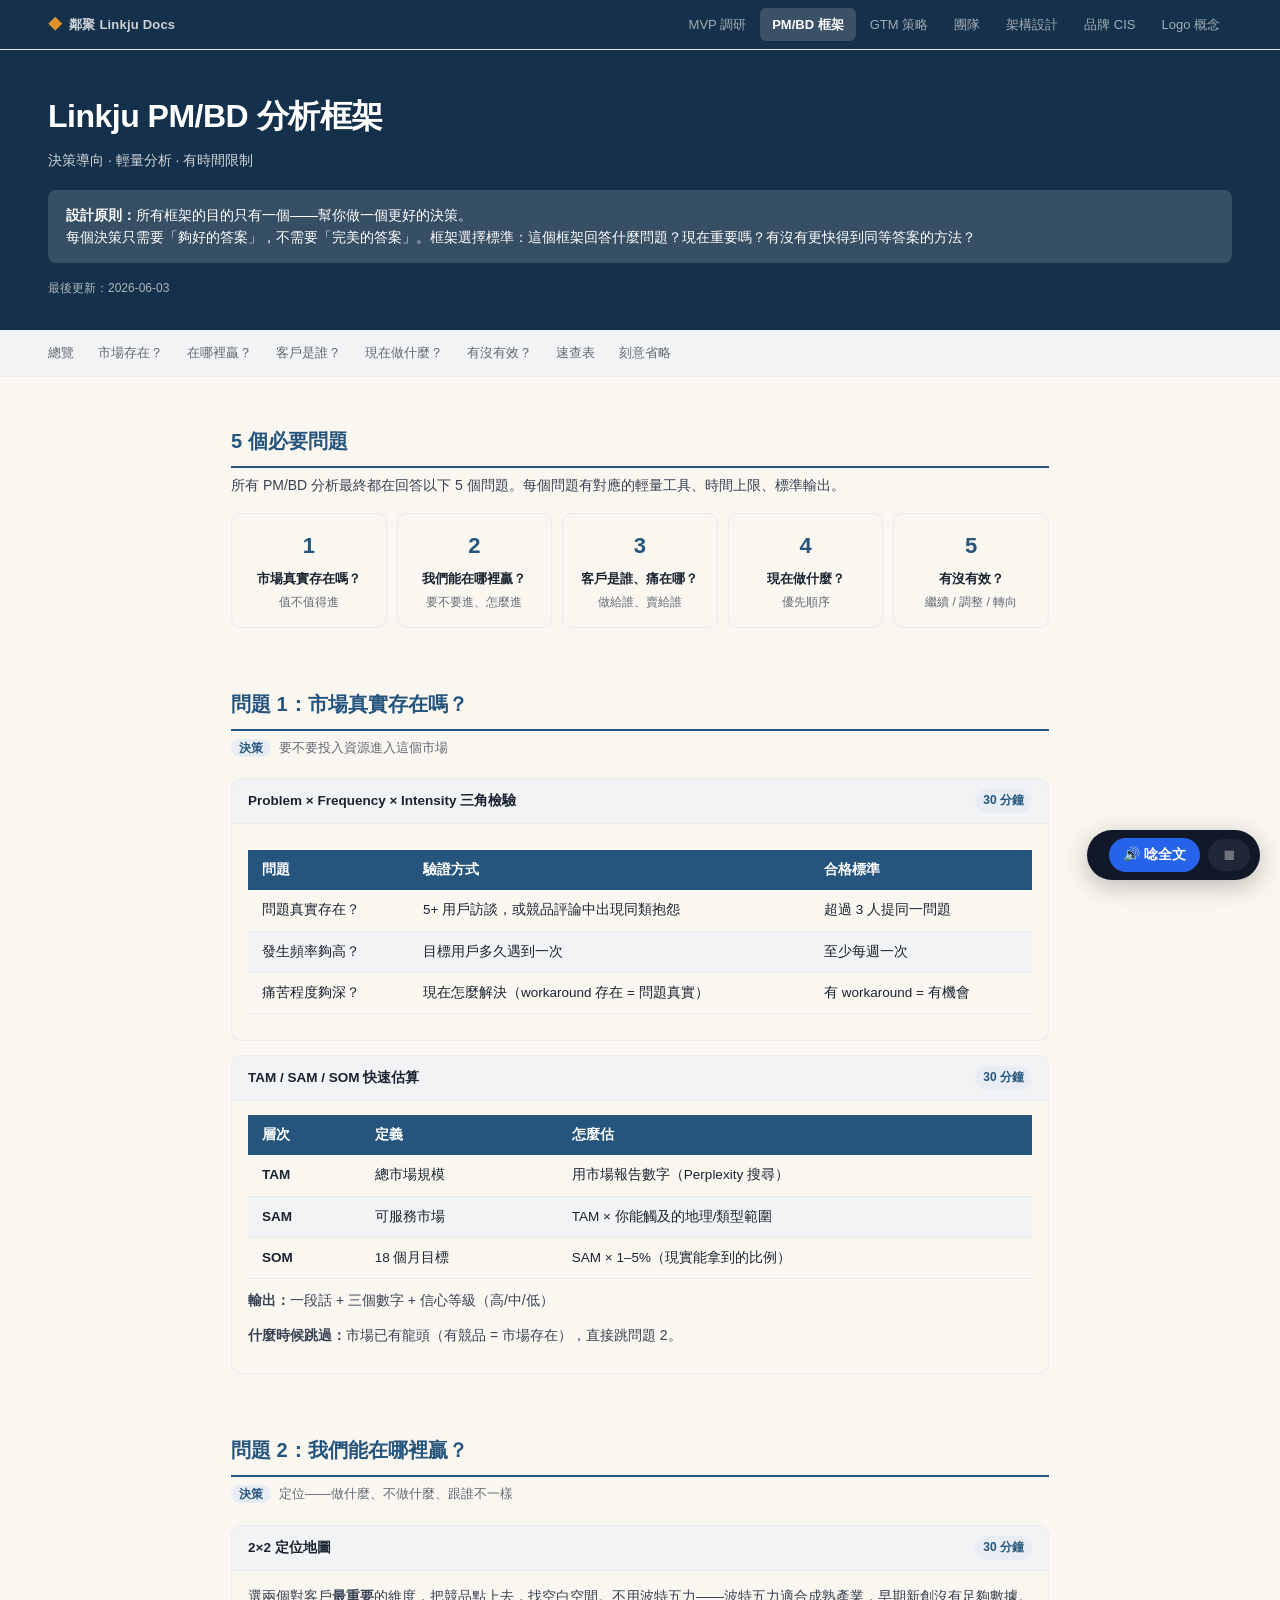
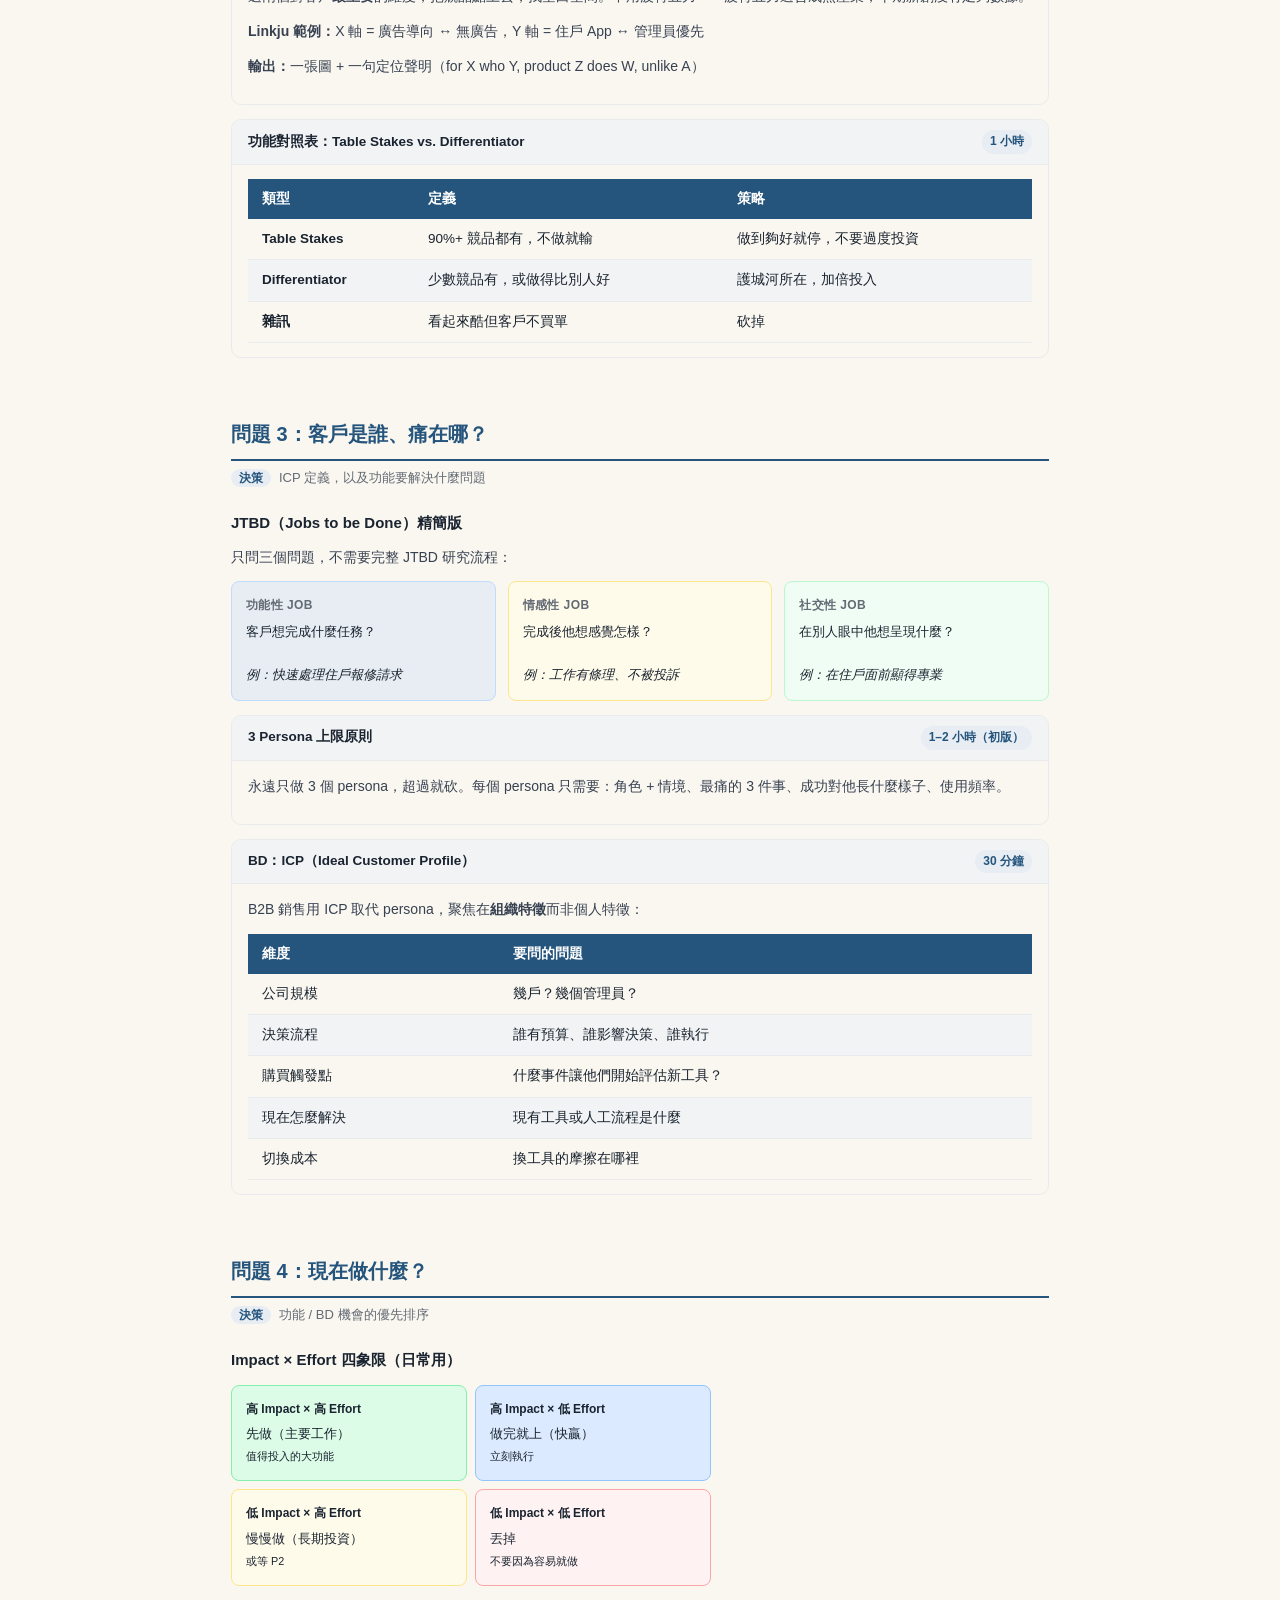
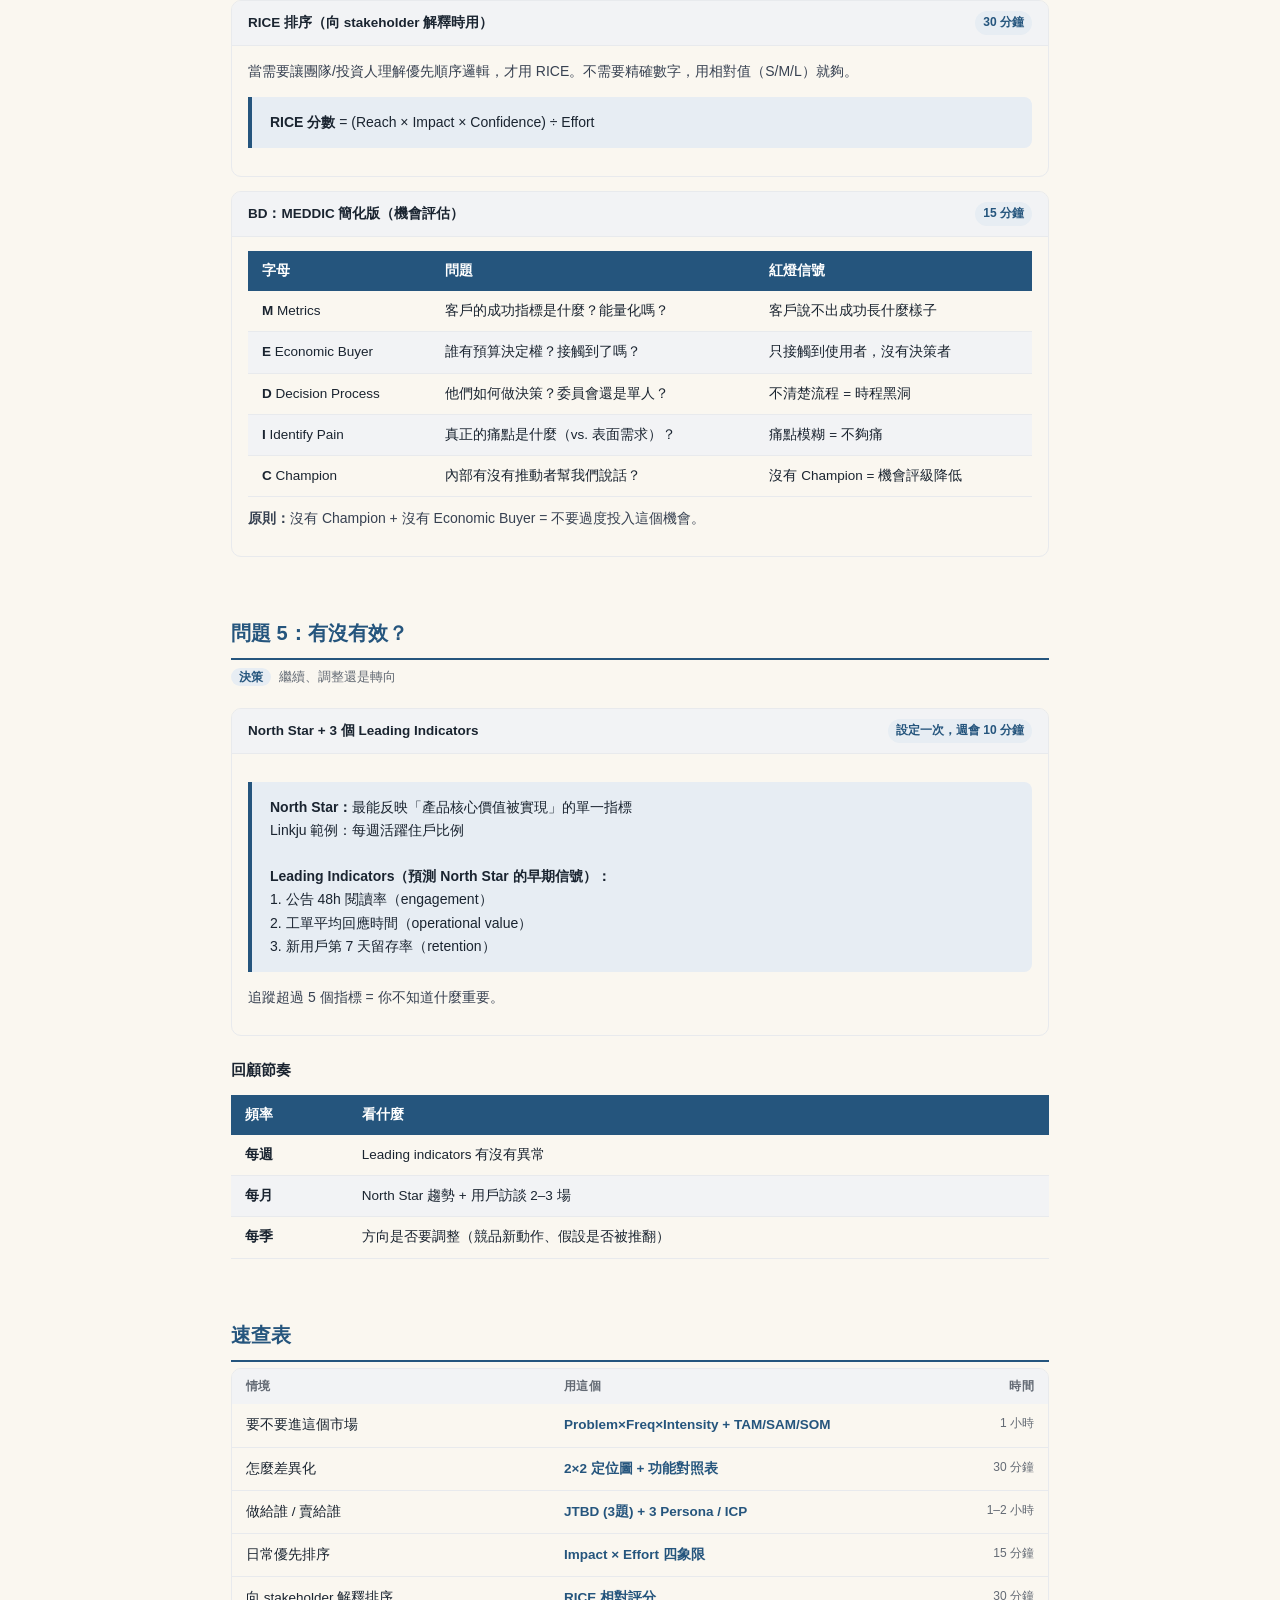
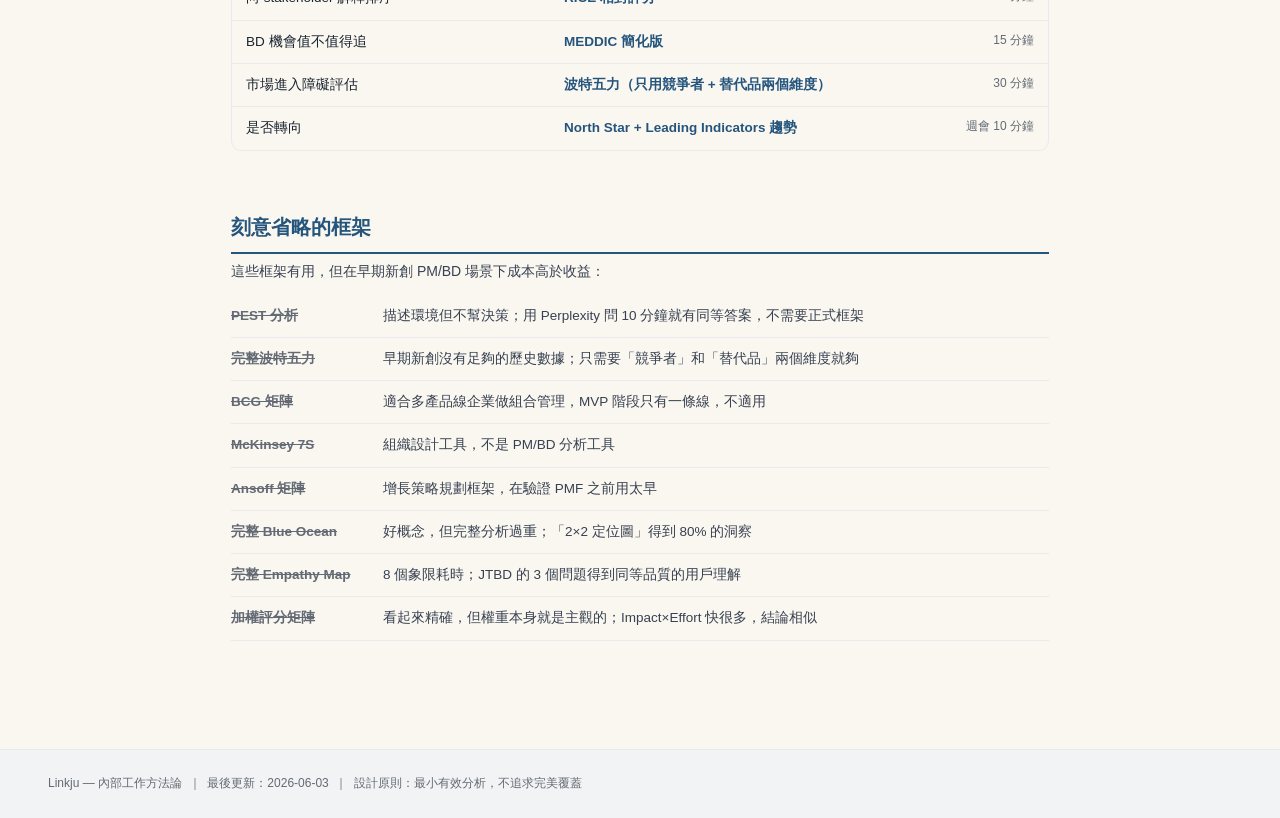
<file: pm-bd-playbook.html>
<!DOCTYPE html>
<html lang="zh-TW">
<head>
  <meta charset="UTF-8" />
  <meta name="viewport" content="width=device-width, initial-scale=1.0" />
  <title>Linkju — PM/BD 分析框架</title>
  <link rel="stylesheet" href="assets/site.css">
  <style>
    :root {
      --green: #16a34a;
      --green-bg: #f0fdf4;
      --red: #dc2626;
      --red-bg: #fef2f2;
      --yellow: #d97706;
      --yellow-bg: #fffbeb;
      --purple: #7c3aed;
    }

    body {
      font-size: 15px;
      line-height: 1.65;
    }

    header { padding: 40px 48px 32px; }
    header .sub { opacity: 0.8; margin-top: 6px; font-size: 14px; }
    header .principle {
      margin-top: 18px;
      background: rgba(255,255,255,0.15);
      border-radius: 8px;
      padding: 14px 18px;
      font-size: 14px;
      line-height: 1.6;
    }
    header .meta { margin-top: 16px; font-size: 12px; opacity: 0.65; }

    nav {
      background: var(--section-bg);
      border-bottom: 1px solid var(--border);
      padding: 12px 48px;
      font-size: 13px;
      display: flex;
      gap: 24px;
      flex-wrap: wrap;
    }
    nav a { color: var(--muted); font-weight: 500; text-decoration: none; }
    nav a:hover { color: var(--accent); }

    .container { max-width: 920px; margin: 0 auto; padding: 48px 32px; }

    section { margin-bottom: 60px; }
    section > h2 {
      font-size: 20px;
      font-weight: 700;
      color: var(--accent);
      border-bottom: 2px solid var(--accent);
      padding-bottom: 8px;
      margin-bottom: 6px;
    }
    .q-meta {
      font-size: 13px;
      color: var(--muted);
      margin-bottom: 20px;
    }
    .q-meta span {
      background: var(--accent-light);
      color: var(--accent);
      padding: 2px 8px;
      border-radius: 20px;
      font-weight: 600;
      font-size: 12px;
      margin-right: 8px;
    }

    h3 {
      font-size: 15px;
      font-weight: 600;
      margin: 22px 0 10px;
    }

    p { margin-bottom: 12px; color: #374151; font-size: 14px; }

    /* Tables */
    .table-wrap { overflow-x: auto; margin: 12px 0; }
    table { width: 100%; border-collapse: collapse; font-size: 13.5px; }
    th {
      background: var(--accent);
      color: white;
      text-align: left;
      padding: 9px 14px;
      font-weight: 600;
    }
    td { padding: 9px 14px; border-bottom: 1px solid var(--border); vertical-align: top; }
    tr:nth-child(even) td { background: var(--section-bg); }

    /* Flow cards */
    .flow {
      display: flex;
      flex-wrap: wrap;
      gap: 10px;
      margin: 16px 0;
    }
    .flow-item {
      flex: 1;
      min-width: 140px;
      border: 1.5px solid var(--border);
      border-radius: 10px;
      padding: 14px 16px;
      text-align: center;
    }
    .flow-item .num {
      font-size: 22px;
      font-weight: 800;
      color: var(--accent);
    }
    .flow-item .ql { font-size: 13px; font-weight: 600; margin-top: 4px; }
    .flow-item .action { font-size: 12px; color: var(--muted); margin-top: 3px; }

    /* Highlight */
    .highlight {
      background: var(--accent-light);
      border-left: 4px solid var(--accent);
      padding: 14px 18px;
      border-radius: 0 8px 8px 0;
      margin: 14px 0;
      font-size: 14px;
    }

    /* Tool box */
    .tool-box {
      border: 1px solid var(--border);
      border-radius: 10px;
      overflow: hidden;
      margin: 14px 0;
    }
    .tool-header {
      background: var(--section-bg);
      padding: 10px 16px;
      font-weight: 600;
      font-size: 13.5px;
      border-bottom: 1px solid var(--border);
      display: flex;
      align-items: center;
      gap: 10px;
    }
    .time-badge {
      margin-left: auto;
      font-size: 12px;
      background: var(--accent-light);
      color: var(--accent);
      padding: 2px 8px;
      border-radius: 20px;
      font-weight: 600;
    }
    .tool-body { padding: 14px 16px; font-size: 13.5px; }

    /* JTBD grid */
    .jtbd-grid { display: grid; grid-template-columns: repeat(3, 1fr); gap: 12px; margin: 12px 0; }
    .jtbd-card {
      border-radius: 8px;
      padding: 14px;
      font-size: 13px;
    }
    .jtbd-card.func { background: var(--accent-light); border: 1px solid #bfdbfe; }
    .jtbd-card.emo  { background: var(--yellow-bg); border: 1px solid #fde68a; }
    .jtbd-card.soc  { background: var(--green-bg); border: 1px solid #bbf7d0; }
    .jtbd-card .jlabel { font-weight: 700; font-size: 12px; margin-bottom: 6px; color: var(--muted); text-transform: uppercase; letter-spacing: 0.4px; }

    /* 2x2 grid */
    .matrix-2x2 {
      display: grid;
      grid-template-columns: 1fr 1fr;
      grid-template-rows: 1fr 1fr;
      gap: 8px;
      margin: 12px 0;
      max-width: 480px;
    }
    .q-cell {
      border-radius: 8px;
      padding: 14px;
      font-size: 13px;
    }
    .q-cell .cell-label { font-weight: 700; font-size: 12px; margin-bottom: 4px; }
    .q-cell.do-first { background: #dcfce7; border: 1px solid #86efac; }
    .q-cell.quick-win { background: #dbeafe; border: 1px solid #93c5fd; }
    .q-cell.slow { background: var(--yellow-bg); border: 1px solid #fde68a; }
    .q-cell.drop { background: var(--red-bg); border: 1px solid #fca5a5; }

    /* Skip list */
    .skip-list { list-style: none; padding: 0; }
    .skip-list li {
      display: flex;
      align-items: flex-start;
      gap: 12px;
      padding: 10px 0;
      border-bottom: 1px solid var(--border);
      font-size: 13.5px;
    }
    .skip-list li .name { font-weight: 600; min-width: 140px; color: var(--muted); text-decoration: line-through; }
    .skip-list li .reason { color: #374151; }

    /* Quick ref */
    .qref-row {
      display: flex;
      align-items: flex-start;
      gap: 14px;
      padding: 10px 14px;
      border-bottom: 1px solid var(--border);
      font-size: 13.5px;
    }
    .qref-row:last-child { border-bottom: none; }
    .qref-row .situation { flex: 2; font-weight: 500; }
    .qref-row .tool-rec { flex: 2; color: var(--accent); font-weight: 600; }
    .qref-row .time-est { flex: 1; color: var(--muted); font-size: 12px; text-align: right; }
    .qref-box { border: 1px solid var(--border); border-radius: 10px; overflow: hidden; }
    .qref-head {
      display: flex;
      gap: 14px;
      padding: 8px 14px;
      background: var(--section-bg);
      font-size: 12px;
      font-weight: 700;
      color: var(--muted);
      text-transform: uppercase;
      letter-spacing: 0.4px;
    }
    .qref-head .situation { flex: 2; }
    .qref-head .tool-rec { flex: 2; }
    .qref-head .time-est { flex: 1; text-align: right; }

    @media (max-width: 600px) {
      header, nav, footer { padding-left: 20px; padding-right: 20px; }
      .container { padding: 32px 20px; }
      .jtbd-grid { grid-template-columns: 1fr; }
    }
  </style>
</head>
<body>

<div id="site-nav"></div>

<header>
  <h1>Linkju PM/BD 分析框架</h1>
  <div class="sub">決策導向 · 輕量分析 · 有時間限制</div>
  <div class="principle">
    <strong>設計原則：</strong>所有框架的目的只有一個——幫你做一個更好的決策。<br>
    每個決策只需要「夠好的答案」，不需要「完美的答案」。框架選擇標準：這個框架回答什麼問題？現在重要嗎？有沒有更快得到同等答案的方法？
  </div>
  <div class="meta">最後更新：2026-06-03</div>
</header>

<nav>
  <a href="#overview">總覽</a>
  <a href="#q1">市場存在？</a>
  <a href="#q2">在哪裡贏？</a>
  <a href="#q3">客戶是誰？</a>
  <a href="#q4">現在做什麼？</a>
  <a href="#q5">有沒有效？</a>
  <a href="#quickref">速查表</a>
  <a href="#skip">刻意省略</a>
</nav>

<div class="container">

  <!-- ── 總覽 ── -->
  <section id="overview">
    <h2>5 個必要問題</h2>
    <p>所有 PM/BD 分析最終都在回答以下 5 個問題。每個問題有對應的輕量工具、時間上限、標準輸出。</p>

    <div class="flow">
      <div class="flow-item">
        <div class="num">1</div>
        <div class="ql">市場真實存在嗎？</div>
        <div class="action">值不值得進</div>
      </div>
      <div class="flow-item">
        <div class="num">2</div>
        <div class="ql">我們能在哪裡贏？</div>
        <div class="action">要不要進、怎麼進</div>
      </div>
      <div class="flow-item">
        <div class="num">3</div>
        <div class="ql">客戶是誰、痛在哪？</div>
        <div class="action">做給誰、賣給誰</div>
      </div>
      <div class="flow-item">
        <div class="num">4</div>
        <div class="ql">現在做什麼？</div>
        <div class="action">優先順序</div>
      </div>
      <div class="flow-item">
        <div class="num">5</div>
        <div class="ql">有沒有效？</div>
        <div class="action">繼續 / 調整 / 轉向</div>
      </div>
    </div>
  </section>

  <!-- ── Q1 ── -->
  <section id="q1">
    <h2>問題 1：市場真實存在嗎？</h2>
    <div class="q-meta"><span>決策</span>要不要投入資源進入這個市場</div>

    <div class="tool-box">
      <div class="tool-header">
        Problem × Frequency × Intensity 三角檢驗
        <span class="time-badge">30 分鐘</span>
      </div>
      <div class="tool-body">
        <div class="table-wrap">
          <table>
            <thead><tr><th>問題</th><th>驗證方式</th><th>合格標準</th></tr></thead>
            <tbody>
              <tr><td>問題真實存在？</td><td>5+ 用戶訪談，或競品評論中出現同類抱怨</td><td>超過 3 人提同一問題</td></tr>
              <tr><td>發生頻率夠高？</td><td>目標用戶多久遇到一次</td><td>至少每週一次</td></tr>
              <tr><td>痛苦程度夠深？</td><td>現在怎麼解決（workaround 存在 = 問題真實）</td><td>有 workaround = 有機會</td></tr>
            </tbody>
          </table>
        </div>
      </div>
    </div>

    <div class="tool-box">
      <div class="tool-header">
        TAM / SAM / SOM 快速估算
        <span class="time-badge">30 分鐘</span>
      </div>
      <div class="tool-body">
        <table>
          <thead><tr><th>層次</th><th>定義</th><th>怎麼估</th></tr></thead>
          <tbody>
            <tr><td><strong>TAM</strong></td><td>總市場規模</td><td>用市場報告數字（Perplexity 搜尋）</td></tr>
            <tr><td><strong>SAM</strong></td><td>可服務市場</td><td>TAM × 你能觸及的地理/類型範圍</td></tr>
            <tr><td><strong>SOM</strong></td><td>18 個月目標</td><td>SAM × 1–5%（現實能拿到的比例）</td></tr>
          </tbody>
        </table>
        <p style="margin-top:10px;"><strong>輸出：</strong>一段話 + 三個數字 + 信心等級（高/中/低）</p>
        <p><strong>什麼時候跳過：</strong>市場已有龍頭（有競品 = 市場存在），直接跳問題 2。</p>
      </div>
    </div>
  </section>

  <!-- ── Q2 ── -->
  <section id="q2">
    <h2>問題 2：我們能在哪裡贏？</h2>
    <div class="q-meta"><span>決策</span>定位——做什麼、不做什麼、跟誰不一樣</div>

    <div class="tool-box">
      <div class="tool-header">
        2×2 定位地圖
        <span class="time-badge">30 分鐘</span>
      </div>
      <div class="tool-body">
        <p>選兩個對客戶<strong>最重要</strong>的維度，把競品點上去，找空白空間。不用波特五力——波特五力適合成熟產業，早期新創沒有足夠數據。</p>
        <p><strong>Linkju 範例：</strong>X 軸 = 廣告導向 ↔ 無廣告，Y 軸 = 住戶 App ↔ 管理員優先</p>
        <p><strong>輸出：</strong>一張圖 + 一句定位聲明（for X who Y, product Z does W, unlike A）</p>
      </div>
    </div>

    <div class="tool-box">
      <div class="tool-header">
        功能對照表：Table Stakes vs. Differentiator
        <span class="time-badge">1 小時</span>
      </div>
      <div class="tool-body">
        <table>
          <thead><tr><th>類型</th><th>定義</th><th>策略</th></tr></thead>
          <tbody>
            <tr><td><strong>Table Stakes</strong></td><td>90%+ 競品都有，不做就輸</td><td>做到夠好就停，不要過度投資</td></tr>
            <tr><td><strong>Differentiator</strong></td><td>少數競品有，或做得比別人好</td><td>護城河所在，加倍投入</td></tr>
            <tr><td><strong>雜訊</strong></td><td>看起來酷但客戶不買單</td><td>砍掉</td></tr>
          </tbody>
        </table>
      </div>
    </div>
  </section>

  <!-- ── Q3 ── -->
  <section id="q3">
    <h2>問題 3：客戶是誰、痛在哪？</h2>
    <div class="q-meta"><span>決策</span>ICP 定義，以及功能要解決什麼問題</div>

    <h3>JTBD（Jobs to be Done）精簡版</h3>
    <p>只問三個問題，不需要完整 JTBD 研究流程：</p>

    <div class="jtbd-grid">
      <div class="jtbd-card func">
        <div class="jlabel">功能性 Job</div>
        客戶想完成什麼任務？<br><br>
        <em>例：快速處理住戶報修請求</em>
      </div>
      <div class="jtbd-card emo">
        <div class="jlabel">情感性 Job</div>
        完成後他想感覺怎樣？<br><br>
        <em>例：工作有條理、不被投訴</em>
      </div>
      <div class="jtbd-card soc">
        <div class="jlabel">社交性 Job</div>
        在別人眼中他想呈現什麼？<br><br>
        <em>例：在住戶面前顯得專業</em>
      </div>
    </div>

    <div class="tool-box">
      <div class="tool-header">
        3 Persona 上限原則
        <span class="time-badge">1–2 小時（初版）</span>
      </div>
      <div class="tool-body">
        <p>永遠只做 3 個 persona，超過就砍。每個 persona 只需要：角色 + 情境、最痛的 3 件事、成功對他長什麼樣子、使用頻率。</p>
      </div>
    </div>

    <div class="tool-box">
      <div class="tool-header">
        BD：ICP（Ideal Customer Profile）
        <span class="time-badge">30 分鐘</span>
      </div>
      <div class="tool-body">
        <p>B2B 銷售用 ICP 取代 persona，聚焦在<strong>組織特徵</strong>而非個人特徵：</p>
        <table>
          <thead><tr><th>維度</th><th>要問的問題</th></tr></thead>
          <tbody>
            <tr><td>公司規模</td><td>幾戶？幾個管理員？</td></tr>
            <tr><td>決策流程</td><td>誰有預算、誰影響決策、誰執行</td></tr>
            <tr><td>購買觸發點</td><td>什麼事件讓他們開始評估新工具？</td></tr>
            <tr><td>現在怎麼解決</td><td>現有工具或人工流程是什麼</td></tr>
            <tr><td>切換成本</td><td>換工具的摩擦在哪裡</td></tr>
          </tbody>
        </table>
      </div>
    </div>
  </section>

  <!-- ── Q4 ── -->
  <section id="q4">
    <h2>問題 4：現在做什麼？</h2>
    <div class="q-meta"><span>決策</span>功能 / BD 機會的優先排序</div>

    <h3>Impact × Effort 四象限（日常用）</h3>
    <div class="matrix-2x2">
      <div class="q-cell do-first">
        <div class="cell-label">高 Impact × 高 Effort</div>
        先做（主要工作）<br>
        <small>值得投入的大功能</small>
      </div>
      <div class="q-cell quick-win">
        <div class="cell-label">高 Impact × 低 Effort</div>
        做完就上（快贏）<br>
        <small>立刻執行</small>
      </div>
      <div class="q-cell slow">
        <div class="cell-label">低 Impact × 高 Effort</div>
        慢慢做（長期投資）<br>
        <small>或等 P2</small>
      </div>
      <div class="q-cell drop">
        <div class="cell-label">低 Impact × 低 Effort</div>
        丟掉<br>
        <small>不要因為容易就做</small>
      </div>
    </div>

    <div class="tool-box">
      <div class="tool-header">
        RICE 排序（向 stakeholder 解釋時用）
        <span class="time-badge">30 分鐘</span>
      </div>
      <div class="tool-body">
        <p>當需要讓團隊/投資人理解優先順序邏輯，才用 RICE。不需要精確數字，用相對值（S/M/L）就夠。</p>
        <div class="highlight"><strong>RICE 分數</strong> = (Reach × Impact × Confidence) ÷ Effort</div>
      </div>
    </div>

    <div class="tool-box">
      <div class="tool-header">
        BD：MEDDIC 簡化版（機會評估）
        <span class="time-badge">15 分鐘</span>
      </div>
      <div class="tool-body">
        <table>
          <thead><tr><th>字母</th><th>問題</th><th>紅燈信號</th></tr></thead>
          <tbody>
            <tr><td><strong>M</strong> Metrics</td><td>客戶的成功指標是什麼？能量化嗎？</td><td>客戶說不出成功長什麼樣子</td></tr>
            <tr><td><strong>E</strong> Economic Buyer</td><td>誰有預算決定權？接觸到了嗎？</td><td>只接觸到使用者，沒有決策者</td></tr>
            <tr><td><strong>D</strong> Decision Process</td><td>他們如何做決策？委員會還是單人？</td><td>不清楚流程 = 時程黑洞</td></tr>
            <tr><td><strong>I</strong> Identify Pain</td><td>真正的痛點是什麼（vs. 表面需求）？</td><td>痛點模糊 = 不夠痛</td></tr>
            <tr><td><strong>C</strong> Champion</td><td>內部有沒有推動者幫我們說話？</td><td>沒有 Champion = 機會評級降低</td></tr>
          </tbody>
        </table>
        <p style="margin-top:10px;"><strong>原則：</strong>沒有 Champion + 沒有 Economic Buyer = 不要過度投入這個機會。</p>
      </div>
    </div>
  </section>

  <!-- ── Q5 ── -->
  <section id="q5">
    <h2>問題 5：有沒有效？</h2>
    <div class="q-meta"><span>決策</span>繼續、調整還是轉向</div>

    <div class="tool-box">
      <div class="tool-header">
        North Star + 3 個 Leading Indicators
        <span class="time-badge">設定一次，週會 10 分鐘</span>
      </div>
      <div class="tool-body">
        <div class="highlight">
          <strong>North Star：</strong>最能反映「產品核心價值被實現」的單一指標<br>
          Linkju 範例：每週活躍住戶比例<br><br>
          <strong>Leading Indicators（預測 North Star 的早期信號）：</strong><br>
          1. 公告 48h 閱讀率（engagement）<br>
          2. 工單平均回應時間（operational value）<br>
          3. 新用戶第 7 天留存率（retention）
        </div>
        <p>追蹤超過 5 個指標 = 你不知道什麼重要。</p>
      </div>
    </div>

    <h3>回顧節奏</h3>
    <div class="table-wrap">
      <table>
        <thead><tr><th>頻率</th><th>看什麼</th></tr></thead>
        <tbody>
          <tr><td><strong>每週</strong></td><td>Leading indicators 有沒有異常</td></tr>
          <tr><td><strong>每月</strong></td><td>North Star 趨勢 + 用戶訪談 2–3 場</td></tr>
          <tr><td><strong>每季</strong></td><td>方向是否要調整（競品新動作、假設是否被推翻）</td></tr>
        </tbody>
      </table>
    </div>
  </section>

  <!-- ── 速查 ── -->
  <section id="quickref">
    <h2>速查表</h2>

    <div class="qref-box">
      <div class="qref-head">
        <div class="situation">情境</div>
        <div class="tool-rec">用這個</div>
        <div class="time-est">時間</div>
      </div>
      <div class="qref-row">
        <div class="situation">要不要進這個市場</div>
        <div class="tool-rec">Problem×Freq×Intensity + TAM/SAM/SOM</div>
        <div class="time-est">1 小時</div>
      </div>
      <div class="qref-row">
        <div class="situation">怎麼差異化</div>
        <div class="tool-rec">2×2 定位圖 + 功能對照表</div>
        <div class="time-est">30 分鐘</div>
      </div>
      <div class="qref-row">
        <div class="situation">做給誰 / 賣給誰</div>
        <div class="tool-rec">JTBD (3題) + 3 Persona / ICP</div>
        <div class="time-est">1–2 小時</div>
      </div>
      <div class="qref-row">
        <div class="situation">日常優先排序</div>
        <div class="tool-rec">Impact × Effort 四象限</div>
        <div class="time-est">15 分鐘</div>
      </div>
      <div class="qref-row">
        <div class="situation">向 stakeholder 解釋排序</div>
        <div class="tool-rec">RICE 相對評分</div>
        <div class="time-est">30 分鐘</div>
      </div>
      <div class="qref-row">
        <div class="situation">BD 機會值不值得追</div>
        <div class="tool-rec">MEDDIC 簡化版</div>
        <div class="time-est">15 分鐘</div>
      </div>
      <div class="qref-row">
        <div class="situation">市場進入障礙評估</div>
        <div class="tool-rec">波特五力（只用競爭者 + 替代品兩個維度）</div>
        <div class="time-est">30 分鐘</div>
      </div>
      <div class="qref-row">
        <div class="situation">是否轉向</div>
        <div class="tool-rec">North Star + Leading Indicators 趨勢</div>
        <div class="time-est">週會 10 分鐘</div>
      </div>
    </div>
  </section>

  <!-- ── Skip ── -->
  <section id="skip">
    <h2>刻意省略的框架</h2>
    <p>這些框架有用，但在早期新創 PM/BD 場景下成本高於收益：</p>

    <ul class="skip-list">
      <li>
        <div class="name">PEST 分析</div>
        <div class="reason">描述環境但不幫決策；用 Perplexity 問 10 分鐘就有同等答案，不需要正式框架</div>
      </li>
      <li>
        <div class="name">完整波特五力</div>
        <div class="reason">早期新創沒有足夠的歷史數據；只需要「競爭者」和「替代品」兩個維度就夠</div>
      </li>
      <li>
        <div class="name">BCG 矩陣</div>
        <div class="reason">適合多產品線企業做組合管理，MVP 階段只有一條線，不適用</div>
      </li>
      <li>
        <div class="name">McKinsey 7S</div>
        <div class="reason">組織設計工具，不是 PM/BD 分析工具</div>
      </li>
      <li>
        <div class="name">Ansoff 矩陣</div>
        <div class="reason">增長策略規劃框架，在驗證 PMF 之前用太早</div>
      </li>
      <li>
        <div class="name">完整 Blue Ocean</div>
        <div class="reason">好概念，但完整分析過重；「2×2 定位圖」得到 80% 的洞察</div>
      </li>
      <li>
        <div class="name">完整 Empathy Map</div>
        <div class="reason">8 個象限耗時；JTBD 的 3 個問題得到同等品質的用戶理解</div>
      </li>
      <li>
        <div class="name">加權評分矩陣</div>
        <div class="reason">看起來精確，但權重本身就是主觀的；Impact×Effort 快很多，結論相似</div>
      </li>
    </ul>
  </section>

</div>

<footer>
  Linkju — 內部工作方法論 &nbsp;｜&nbsp; 最後更新：2026-06-03 &nbsp;｜&nbsp; 設計原則：最小有效分析，不追求完美覆蓋
</footer>

  <script src="tts.js" defer></script>
  <script src="assets/site.js" defer></script>
</body>
</html>
</file>
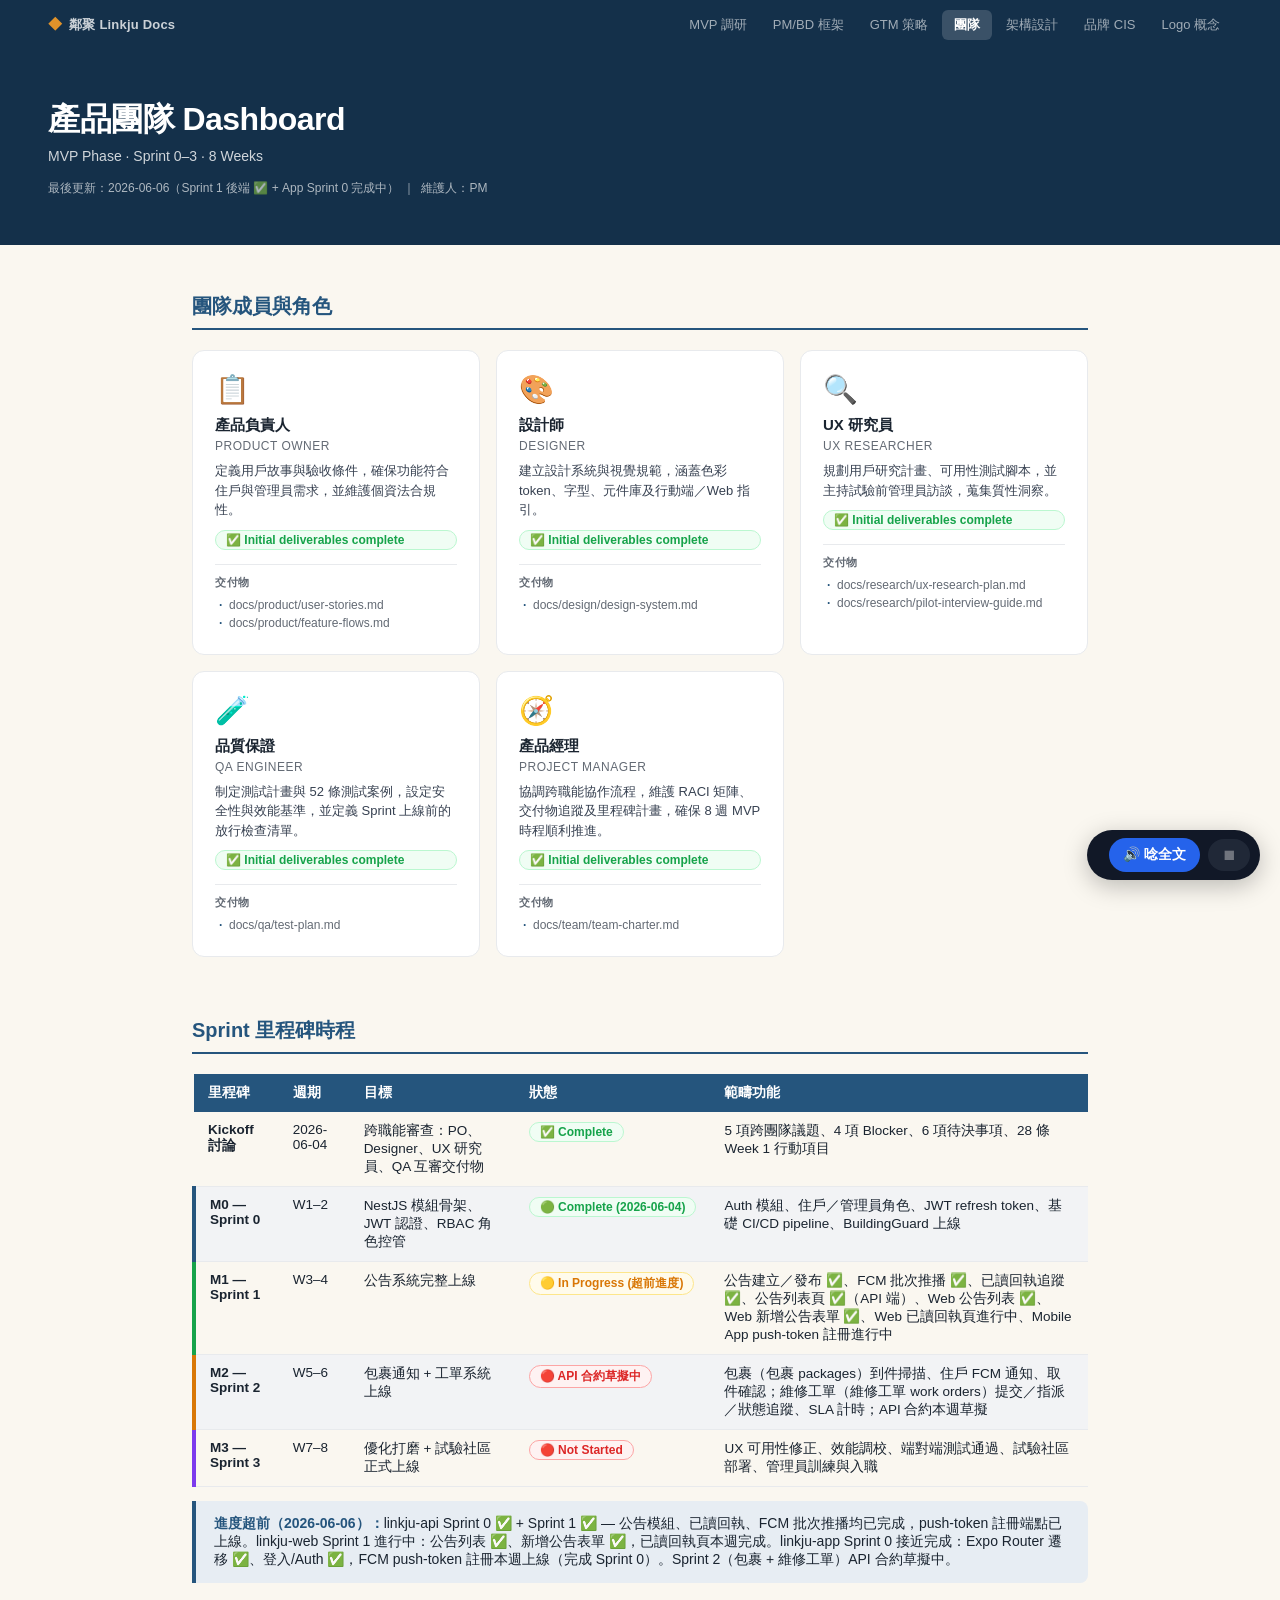
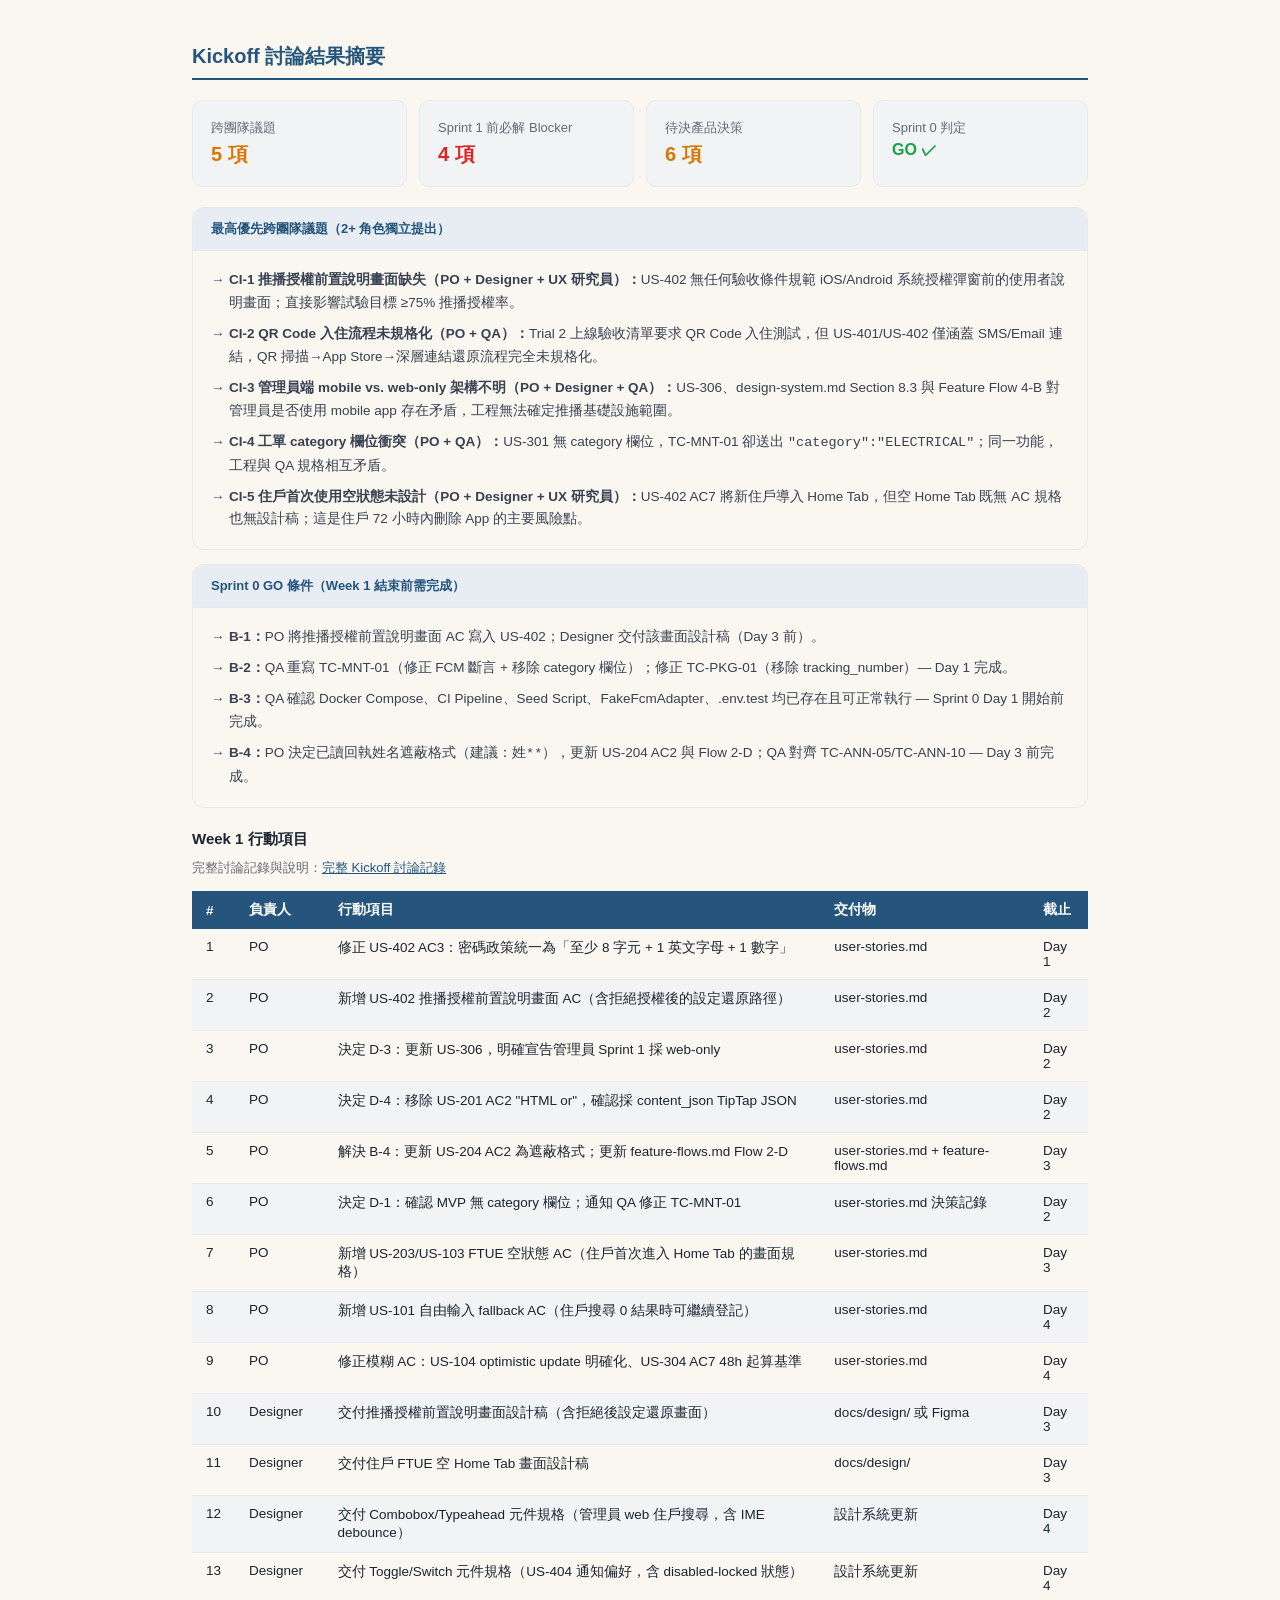
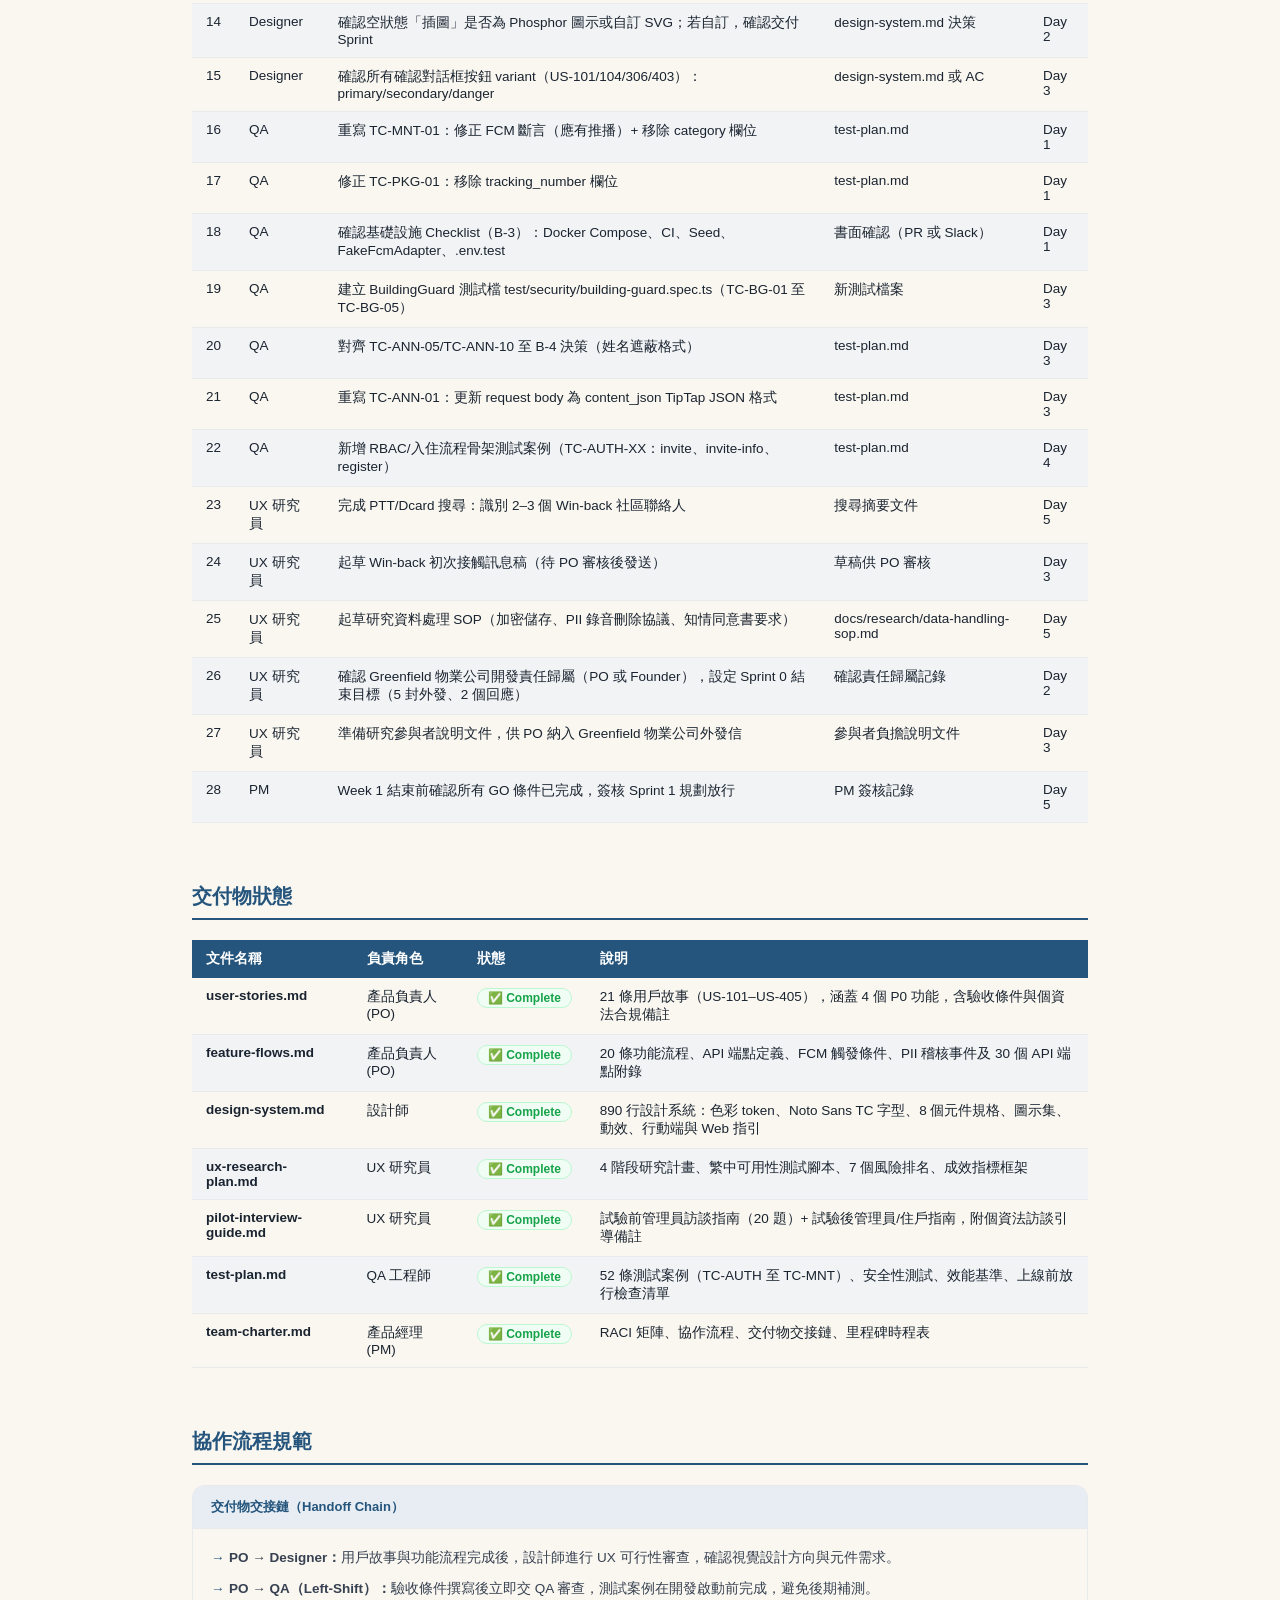
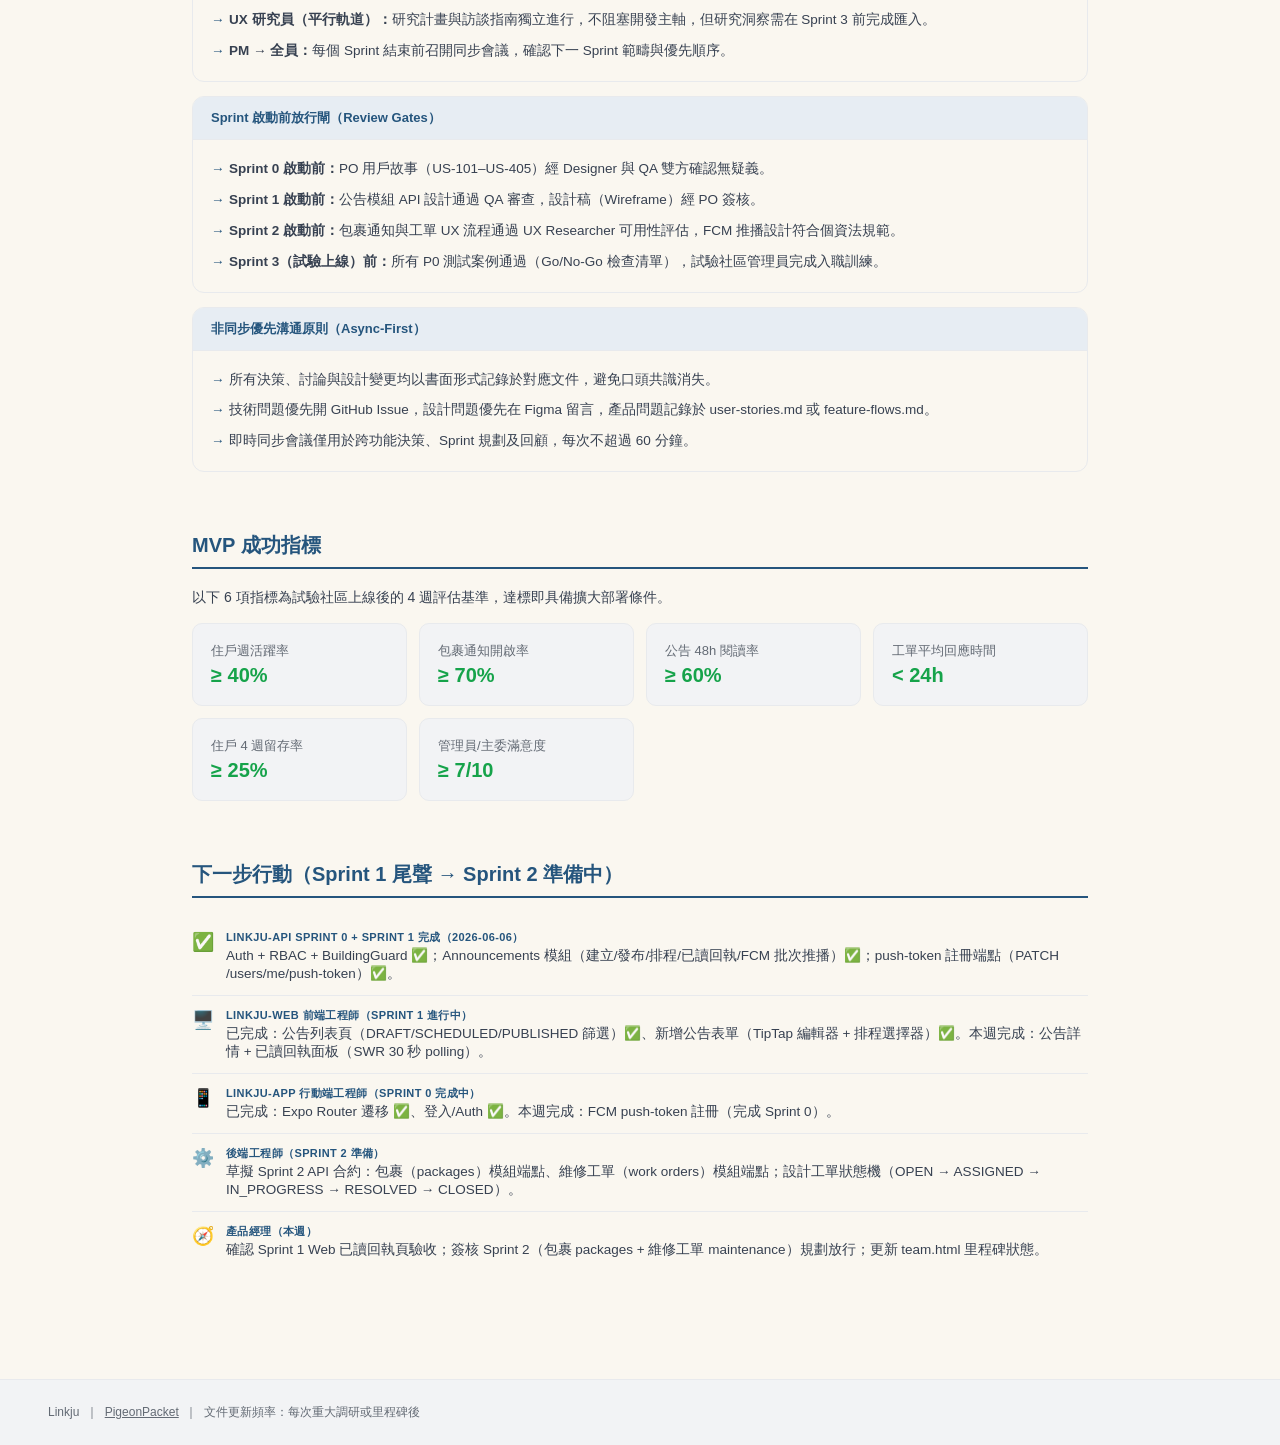
<file: team.html>
<!DOCTYPE html>
<html lang="zh-TW">
<head>
  <meta charset="UTF-8" />
  <meta name="viewport" content="width=device-width, initial-scale=1.0" />
  <meta name="description" content="Linkju 產品團隊 Dashboard — 虛擬產品團隊架構、Sprint 里程碑進度、交付物狀態，由 PM 持續更新。" />
  <title>Linkju — 產品團隊 Dashboard</title>
  <link rel="stylesheet" href="assets/site.css">
  <style>
    :root {
      /* page-specific status color tokens */
      --green: #16a34a;
      --green-bg: #f0fdf4;
      --green-border: #bbf7d0;
      --red: #dc2626;
      --red-bg: #fef2f2;
      --red-border: #fca5a5;
      --yellow: #d97706;
      --yellow-bg: #fffbeb;
      --yellow-border: #fde68a;
      --purple: #7c3aed;
      --purple-bg: #f5f3ff;
      --purple-border: #ddd6fe;
    }

    /* page-specific header extras (shared header chrome lives in site.css) */
    header .sub { opacity: 0.8; margin-top: 6px; font-size: 14px; }
    header .meta { margin-top: 16px; font-size: 12px; opacity: 0.65; }

    .container { max-width: 960px; margin: 0 auto; padding: 48px 32px; }

    section { margin-bottom: 60px; }
    section > h2 { font-size: 20px; font-weight: 700; color: var(--accent); border-bottom: 2px solid var(--accent); padding-bottom: 8px; margin-bottom: 20px; }
    h3 { font-size: 15px; font-weight: 700; margin: 22px 0 10px; }
    p { margin-bottom: 12px; color: #374151; font-size: 14px; }

    /* Tables */
    .table-wrap { overflow-x: auto; margin: 14px 0; }
    table { width: 100%; border-collapse: collapse; font-size: 13.5px; }
    th { background: var(--accent); color: white; text-align: left; padding: 10px 14px; font-weight: 600; }
    td { padding: 10px 14px; border-bottom: 1px solid var(--border); vertical-align: top; }
    tr:nth-child(even) td { background: var(--section-bg); }

    /* Role cards grid */
    .role-grid {
      display: grid;
      grid-template-columns: repeat(auto-fit, minmax(260px, 1fr));
      gap: 16px;
      margin: 20px 0;
    }
    .role-card {
      border: 1px solid var(--border);
      border-radius: 12px;
      padding: 22px;
      background: white;
      display: flex;
      flex-direction: column;
      gap: 8px;
    }
    .role-card .rc-icon { font-size: 28px; margin-bottom: 2px; }
    .role-card .rc-title {
      font-size: 15px;
      font-weight: 700;
      color: var(--text);
    }
    .role-card .rc-en {
      font-size: 12px;
      color: var(--muted);
      text-transform: uppercase;
      letter-spacing: 0.5px;
      margin-top: -4px;
    }
    .role-card .rc-resp {
      font-size: 13px;
      color: #374151;
      line-height: 1.5;
    }
    .role-card .rc-status {
      font-size: 12px;
      font-weight: 600;
      color: var(--green);
      background: var(--green-bg);
      border: 1px solid var(--green-border);
      display: inline-block;
      padding: 2px 10px;
      border-radius: 20px;
      margin-top: 2px;
    }
    .role-card .rc-files {
      margin-top: 6px;
      padding-top: 10px;
      border-top: 1px solid var(--border);
    }
    .role-card .rc-files .files-label {
      font-size: 11px;
      font-weight: 700;
      text-transform: uppercase;
      letter-spacing: 0.5px;
      color: var(--muted);
      margin-bottom: 6px;
    }
    .role-card .rc-files ul {
      list-style: none;
      padding: 0;
    }
    .role-card .rc-files ul li {
      font-size: 12px;
      color: var(--muted);
      padding: 2px 0 2px 14px;
      position: relative;
    }
    .role-card .rc-files ul li::before {
      content: "·";
      position: absolute;
      left: 4px;
      font-weight: 700;
      color: var(--accent);
    }

    /* Sprint milestone timeline */
    .milestone-row-m0 td:first-child { border-left: 4px solid var(--accent); }
    .milestone-row-m1 td:first-child { border-left: 4px solid var(--green); }
    .milestone-row-m2 td:first-child { border-left: 4px solid var(--yellow); }
    .milestone-row-m3 td:first-child { border-left: 4px solid var(--purple); }

    .badge-notstarted {
      display: inline-block;
      padding: 2px 10px;
      border-radius: 20px;
      font-size: 12px;
      font-weight: 600;
      background: var(--red-bg);
      color: var(--red);
      border: 1px solid var(--red-border);
      white-space: nowrap;
    }
    .badge-inprogress {
      display: inline-block;
      padding: 2px 10px;
      border-radius: 20px;
      font-size: 12px;
      font-weight: 600;
      background: var(--yellow-bg);
      color: var(--yellow);
      border: 1px solid var(--yellow-border);
      white-space: nowrap;
    }
    .badge-complete {
      display: inline-block;
      padding: 2px 10px;
      border-radius: 20px;
      font-size: 12px;
      font-weight: 600;
      background: var(--green-bg);
      color: var(--green);
      border: 1px solid var(--green-border);
      white-space: nowrap;
    }

    /* Metrics grid */
    .metric-grid {
      display: grid;
      grid-template-columns: repeat(auto-fit, minmax(200px, 1fr));
      gap: 12px;
      margin: 16px 0;
    }
    .metric-item {
      background: var(--section-bg);
      border: 1px solid var(--border);
      border-radius: 10px;
      padding: 18px;
    }
    .metric-item .m-label { font-size: 13px; color: var(--muted); margin-bottom: 4px; }
    .metric-item .m-value { font-size: 20px; font-weight: 700; color: var(--green); }

    /* Protocol section */
    .protocol-block {
      border: 1px solid var(--border);
      border-radius: 12px;
      overflow: hidden;
      margin: 14px 0;
    }
    .protocol-block .pb-head {
      background: var(--accent-light);
      border-bottom: 1px solid var(--border);
      padding: 12px 18px;
      font-size: 13px;
      font-weight: 700;
      color: var(--accent);
    }
    .protocol-block .pb-body {
      padding: 14px 18px;
      font-size: 13.5px;
      color: #374151;
      line-height: 1.7;
    }
    .protocol-block .pb-body ul {
      list-style: none;
      padding: 0;
    }
    .protocol-block .pb-body ul li {
      padding: 4px 0 4px 18px;
      position: relative;
    }
    .protocol-block .pb-body ul li::before {
      content: "→";
      position: absolute;
      left: 0;
      color: var(--accent);
      font-weight: 700;
    }

    /* Next actions */
    .action-list {
      list-style: none;
      padding: 0;
      margin: 14px 0;
    }
    .action-list li {
      display: flex;
      gap: 12px;
      padding: 12px 0;
      border-bottom: 1px solid var(--border);
      font-size: 13.5px;
      align-items: flex-start;
    }
    .action-list li:last-child { border-bottom: none; }
    .action-list li .a-icon { font-size: 18px; flex-shrink: 0; margin-top: 1px; }
    .action-list li .a-role {
      font-size: 11px;
      font-weight: 700;
      text-transform: uppercase;
      letter-spacing: 0.4px;
      color: var(--accent);
      display: block;
      margin-bottom: 2px;
    }
    .action-list li .a-text { color: #374151; }

    /* Highlight callout */
    .highlight { background: var(--accent-light); border-left: 4px solid var(--accent); padding: 14px 18px; border-radius: 0 8px 8px 0; margin: 14px 0; font-size: 14px; }
    .highlight strong { color: var(--accent); }

    @media (max-width: 650px) {
      header, footer { padding-left: 20px; padding-right: 20px; }
      .container { padding: 32px 20px; }
      .role-grid { grid-template-columns: 1fr; }
      .metric-grid { grid-template-columns: repeat(2, 1fr); }
    }
  </style>
</head>
<body>

<div id="site-nav"></div>

<header>
  <h1>產品團隊 Dashboard</h1>
  <div class="sub">MVP Phase · Sprint 0–3 · 8 Weeks</div>
  <div class="meta">最後更新：2026-06-06（Sprint 1 後端 ✅ + App Sprint 0 完成中）&nbsp;｜&nbsp; 維護人：PM</div>
</header>

<div class="container">

  <!-- ────────────────────────────────────────────
       1. Team Roster
  ──────────────────────────────────────────── -->
  <section>
    <h2>團隊成員與角色</h2>
    <div class="role-grid">

      <div class="role-card">
        <div class="rc-icon">📋</div>
        <div class="rc-title">產品負責人</div>
        <div class="rc-en">Product Owner</div>
        <div class="rc-resp">定義用戶故事與驗收條件，確保功能符合住戶與管理員需求，並維護個資法合規性。</div>
        <span class="rc-status">✅ Initial deliverables complete</span>
        <div class="rc-files">
          <div class="files-label">交付物</div>
          <ul>
            <li>docs/product/user-stories.md</li>
            <li>docs/product/feature-flows.md</li>
          </ul>
        </div>
      </div>

      <div class="role-card">
        <div class="rc-icon">🎨</div>
        <div class="rc-title">設計師</div>
        <div class="rc-en">Designer</div>
        <div class="rc-resp">建立設計系統與視覺規範，涵蓋色彩 token、字型、元件庫及行動端／Web 指引。</div>
        <span class="rc-status">✅ Initial deliverables complete</span>
        <div class="rc-files">
          <div class="files-label">交付物</div>
          <ul>
            <li>docs/design/design-system.md</li>
          </ul>
        </div>
      </div>

      <div class="role-card">
        <div class="rc-icon">🔍</div>
        <div class="rc-title">UX 研究員</div>
        <div class="rc-en">UX Researcher</div>
        <div class="rc-resp">規劃用戶研究計畫、可用性測試腳本，並主持試驗前管理員訪談，蒐集質性洞察。</div>
        <span class="rc-status">✅ Initial deliverables complete</span>
        <div class="rc-files">
          <div class="files-label">交付物</div>
          <ul>
            <li>docs/research/ux-research-plan.md</li>
            <li>docs/research/pilot-interview-guide.md</li>
          </ul>
        </div>
      </div>

      <div class="role-card">
        <div class="rc-icon">🧪</div>
        <div class="rc-title">品質保證</div>
        <div class="rc-en">QA Engineer</div>
        <div class="rc-resp">制定測試計畫與 52 條測試案例，設定安全性與效能基準，並定義 Sprint 上線前的放行檢查清單。</div>
        <span class="rc-status">✅ Initial deliverables complete</span>
        <div class="rc-files">
          <div class="files-label">交付物</div>
          <ul>
            <li>docs/qa/test-plan.md</li>
          </ul>
        </div>
      </div>

      <div class="role-card">
        <div class="rc-icon">🧭</div>
        <div class="rc-title">產品經理</div>
        <div class="rc-en">Project Manager</div>
        <div class="rc-resp">協調跨職能協作流程，維護 RACI 矩陣、交付物追蹤及里程碑計畫，確保 8 週 MVP 時程順利推進。</div>
        <span class="rc-status">✅ Initial deliverables complete</span>
        <div class="rc-files">
          <div class="files-label">交付物</div>
          <ul>
            <li>docs/team/team-charter.md</li>
          </ul>
        </div>
      </div>

    </div>
  </section>

  <!-- ────────────────────────────────────────────
       2. Sprint Milestone Timeline
  ──────────────────────────────────────────── -->
  <section>
    <h2>Sprint 里程碑時程</h2>
    <div class="table-wrap">
      <table>
        <thead>
          <tr>
            <th>里程碑</th>
            <th>週期</th>
            <th>目標</th>
            <th>狀態</th>
            <th>範疇功能</th>
          </tr>
        </thead>
        <tbody>
          <tr>
            <td><strong>Kickoff 討論</strong></td>
            <td>2026-06-04</td>
            <td>跨職能審查：PO、Designer、UX 研究員、QA 互審交付物</td>
            <td><span class="badge-complete">✅ Complete</span></td>
            <td>5 項跨團隊議題、4 項 Blocker、6 項待決事項、28 條 Week 1 行動項目</td>
          </tr>
          <tr class="milestone-row-m0">
            <td><strong>M0 — Sprint 0</strong></td>
            <td>W1–2</td>
            <td>NestJS 模組骨架、JWT 認證、RBAC 角色控管</td>
            <td><span class="badge-complete">🟢 Complete (2026-06-04)</span></td>
            <td>Auth 模組、住戶／管理員角色、JWT refresh token、基礎 CI/CD pipeline、BuildingGuard 上線</td>
          </tr>
          <tr class="milestone-row-m1">
            <td><strong>M1 — Sprint 1</strong></td>
            <td>W3–4</td>
            <td>公告系統完整上線</td>
            <td><span class="badge-inprogress">🟡 In Progress (超前進度)</span></td>
            <td>公告建立／發布 ✅、FCM 批次推播 ✅、已讀回執追蹤 ✅、公告列表頁 ✅（API 端）、Web 公告列表 ✅、Web 新增公告表單 ✅、Web 已讀回執頁進行中、Mobile App push-token 註冊進行中</td>
          </tr>
          <tr class="milestone-row-m2">
            <td><strong>M2 — Sprint 2</strong></td>
            <td>W5–6</td>
            <td>包裹通知 + 工單系統上線</td>
            <td><span class="badge-notstarted">🔴 API 合約草擬中</span></td>
            <td>包裹（包裹 packages）到件掃描、住戶 FCM 通知、取件確認；維修工單（維修工單 work orders）提交／指派／狀態追蹤、SLA 計時；API 合約本週草擬</td>
          </tr>
          <tr class="milestone-row-m3">
            <td><strong>M3 — Sprint 3</strong></td>
            <td>W7–8</td>
            <td>優化打磨 + 試驗社區正式上線</td>
            <td><span class="badge-notstarted">🔴 Not Started</span></td>
            <td>UX 可用性修正、效能調校、端對端測試通過、試驗社區部署、管理員訓練與入職</td>
          </tr>
        </tbody>
      </table>
    </div>
    <div class="highlight">
      <strong>進度超前（2026-06-06）：</strong>linkju-api Sprint 0 ✅ + Sprint 1 ✅ — 公告模組、已讀回執、FCM 批次推播均已完成，push-token 註冊端點已上線。linkju-web Sprint 1 進行中：公告列表 ✅、新增公告表單 ✅，已讀回執頁本週完成。linkju-app Sprint 0 接近完成：Expo Router 遷移 ✅、登入/Auth ✅，FCM push-token 註冊本週上線（完成 Sprint 0）。Sprint 2（包裹 + 維修工單）API 合約草擬中。
    </div>
  </section>

  <!-- ────────────────────────────────────────────
       2b. Kickoff Findings
  ──────────────────────────────────────────── -->
  <section>
    <h2>Kickoff 討論結果摘要</h2>

    <div class="metric-grid" style="grid-template-columns: repeat(auto-fit, minmax(160px, 1fr)); margin-bottom: 20px;">
      <div class="metric-item">
        <div class="m-label">跨團隊議題</div>
        <div class="m-value" style="color: var(--yellow);">5 項</div>
      </div>
      <div class="metric-item">
        <div class="m-label">Sprint 1 前必解 Blocker</div>
        <div class="m-value" style="color: var(--red);">4 項</div>
      </div>
      <div class="metric-item">
        <div class="m-label">待決產品決策</div>
        <div class="m-value" style="color: var(--yellow);">6 項</div>
      </div>
      <div class="metric-item">
        <div class="m-label">Sprint 0 判定</div>
        <div class="m-value" style="color: var(--green); font-size: 16px;">GO ✓</div>
      </div>
    </div>

    <div class="protocol-block">
      <div class="pb-head">最高優先跨團隊議題（2+ 角色獨立提出）</div>
      <div class="pb-body">
        <ul>
          <li><strong>CI-1 推播授權前置說明畫面缺失（PO + Designer + UX 研究員）：</strong>US-402 無任何驗收條件規範 iOS/Android 系統授權彈窗前的使用者說明畫面；直接影響試驗目標 ≥75% 推播授權率。</li>
          <li><strong>CI-2 QR Code 入住流程未規格化（PO + QA）：</strong>Trial 2 上線驗收清單要求 QR Code 入住測試，但 US-401/US-402 僅涵蓋 SMS/Email 連結，QR 掃描→App Store→深層連結還原流程完全未規格化。</li>
          <li><strong>CI-3 管理員端 mobile vs. web-only 架構不明（PO + Designer + QA）：</strong>US-306、design-system.md Section 8.3 與 Feature Flow 4-B 對管理員是否使用 mobile app 存在矛盾，工程無法確定推播基礎設施範圍。</li>
          <li><strong>CI-4 工單 category 欄位衝突（PO + QA）：</strong>US-301 無 category 欄位，TC-MNT-01 卻送出 <code>"category":"ELECTRICAL"</code>；同一功能，工程與 QA 規格相互矛盾。</li>
          <li><strong>CI-5 住戶首次使用空狀態未設計（PO + Designer + UX 研究員）：</strong>US-402 AC7 將新住戶導入 Home Tab，但空 Home Tab 既無 AC 規格也無設計稿；這是住戶 72 小時內刪除 App 的主要風險點。</li>
        </ul>
      </div>
    </div>

    <div class="protocol-block">
      <div class="pb-head">Sprint 0 GO 條件（Week 1 結束前需完成）</div>
      <div class="pb-body">
        <ul>
          <li><strong>B-1：</strong>PO 將推播授權前置說明畫面 AC 寫入 US-402；Designer 交付該畫面設計稿（Day 3 前）。</li>
          <li><strong>B-2：</strong>QA 重寫 TC-MNT-01（修正 FCM 斷言 + 移除 category 欄位）；修正 TC-PKG-01（移除 tracking_number）— Day 1 完成。</li>
          <li><strong>B-3：</strong>QA 確認 Docker Compose、CI Pipeline、Seed Script、FakeFcmAdapter、.env.test 均已存在且可正常執行 — Sprint 0 Day 1 開始前完成。</li>
          <li><strong>B-4：</strong>PO 決定已讀回執姓名遮蔽格式（建議：<code>姓**</code>），更新 US-204 AC2 與 Flow 2-D；QA 對齊 TC-ANN-05/TC-ANN-10 — Day 3 前完成。</li>
        </ul>
      </div>
    </div>

    <h3>Week 1 行動項目</h3>
    <p style="font-size: 13px; color: var(--muted); margin-bottom: 10px;">完整討論記錄與說明：<a href="docs/team/kickoff-summary.md" style="color: var(--accent);">完整 Kickoff 討論記錄</a></p>
    <div class="table-wrap">
      <table>
        <thead>
          <tr>
            <th>#</th>
            <th>負責人</th>
            <th>行動項目</th>
            <th>交付物</th>
            <th>截止</th>
          </tr>
        </thead>
        <tbody>
          <tr>
            <td>1</td>
            <td>PO</td>
            <td>修正 US-402 AC3：密碼政策統一為「至少 8 字元 + 1 英文字母 + 1 數字」</td>
            <td>user-stories.md</td>
            <td>Day 1</td>
          </tr>
          <tr>
            <td>2</td>
            <td>PO</td>
            <td>新增 US-402 推播授權前置說明畫面 AC（含拒絕授權後的設定還原路徑）</td>
            <td>user-stories.md</td>
            <td>Day 2</td>
          </tr>
          <tr>
            <td>3</td>
            <td>PO</td>
            <td>決定 D-3：更新 US-306，明確宣告管理員 Sprint 1 採 web-only</td>
            <td>user-stories.md</td>
            <td>Day 2</td>
          </tr>
          <tr>
            <td>4</td>
            <td>PO</td>
            <td>決定 D-4：移除 US-201 AC2 "HTML or"，確認採 content_json TipTap JSON</td>
            <td>user-stories.md</td>
            <td>Day 2</td>
          </tr>
          <tr>
            <td>5</td>
            <td>PO</td>
            <td>解決 B-4：更新 US-204 AC2 為遮蔽格式；更新 feature-flows.md Flow 2-D</td>
            <td>user-stories.md + feature-flows.md</td>
            <td>Day 3</td>
          </tr>
          <tr>
            <td>6</td>
            <td>PO</td>
            <td>決定 D-1：確認 MVP 無 category 欄位；通知 QA 修正 TC-MNT-01</td>
            <td>user-stories.md 決策記錄</td>
            <td>Day 2</td>
          </tr>
          <tr>
            <td>7</td>
            <td>PO</td>
            <td>新增 US-203/US-103 FTUE 空狀態 AC（住戶首次進入 Home Tab 的畫面規格）</td>
            <td>user-stories.md</td>
            <td>Day 3</td>
          </tr>
          <tr>
            <td>8</td>
            <td>PO</td>
            <td>新增 US-101 自由輸入 fallback AC（住戶搜尋 0 結果時可繼續登記）</td>
            <td>user-stories.md</td>
            <td>Day 4</td>
          </tr>
          <tr>
            <td>9</td>
            <td>PO</td>
            <td>修正模糊 AC：US-104 optimistic update 明確化、US-304 AC7 48h 起算基準</td>
            <td>user-stories.md</td>
            <td>Day 4</td>
          </tr>
          <tr>
            <td>10</td>
            <td>Designer</td>
            <td>交付推播授權前置說明畫面設計稿（含拒絕後設定還原畫面）</td>
            <td>docs/design/ 或 Figma</td>
            <td>Day 3</td>
          </tr>
          <tr>
            <td>11</td>
            <td>Designer</td>
            <td>交付住戶 FTUE 空 Home Tab 畫面設計稿</td>
            <td>docs/design/</td>
            <td>Day 3</td>
          </tr>
          <tr>
            <td>12</td>
            <td>Designer</td>
            <td>交付 Combobox/Typeahead 元件規格（管理員 web 住戶搜尋，含 IME debounce）</td>
            <td>設計系統更新</td>
            <td>Day 4</td>
          </tr>
          <tr>
            <td>13</td>
            <td>Designer</td>
            <td>交付 Toggle/Switch 元件規格（US-404 通知偏好，含 disabled-locked 狀態）</td>
            <td>設計系統更新</td>
            <td>Day 4</td>
          </tr>
          <tr>
            <td>14</td>
            <td>Designer</td>
            <td>確認空狀態「插圖」是否為 Phosphor 圖示或自訂 SVG；若自訂，確認交付 Sprint</td>
            <td>design-system.md 決策</td>
            <td>Day 2</td>
          </tr>
          <tr>
            <td>15</td>
            <td>Designer</td>
            <td>確認所有確認對話框按鈕 variant（US-101/104/306/403）：primary/secondary/danger</td>
            <td>design-system.md 或 AC</td>
            <td>Day 3</td>
          </tr>
          <tr>
            <td>16</td>
            <td>QA</td>
            <td>重寫 TC-MNT-01：修正 FCM 斷言（應有推播）+ 移除 category 欄位</td>
            <td>test-plan.md</td>
            <td>Day 1</td>
          </tr>
          <tr>
            <td>17</td>
            <td>QA</td>
            <td>修正 TC-PKG-01：移除 tracking_number 欄位</td>
            <td>test-plan.md</td>
            <td>Day 1</td>
          </tr>
          <tr>
            <td>18</td>
            <td>QA</td>
            <td>確認基礎設施 Checklist（B-3）：Docker Compose、CI、Seed、FakeFcmAdapter、.env.test</td>
            <td>書面確認（PR 或 Slack）</td>
            <td>Day 1</td>
          </tr>
          <tr>
            <td>19</td>
            <td>QA</td>
            <td>建立 BuildingGuard 測試檔 test/security/building-guard.spec.ts（TC-BG-01 至 TC-BG-05）</td>
            <td>新測試檔案</td>
            <td>Day 3</td>
          </tr>
          <tr>
            <td>20</td>
            <td>QA</td>
            <td>對齊 TC-ANN-05/TC-ANN-10 至 B-4 決策（姓名遮蔽格式）</td>
            <td>test-plan.md</td>
            <td>Day 3</td>
          </tr>
          <tr>
            <td>21</td>
            <td>QA</td>
            <td>重寫 TC-ANN-01：更新 request body 為 content_json TipTap JSON 格式</td>
            <td>test-plan.md</td>
            <td>Day 3</td>
          </tr>
          <tr>
            <td>22</td>
            <td>QA</td>
            <td>新增 RBAC/入住流程骨架測試案例（TC-AUTH-XX：invite、invite-info、register）</td>
            <td>test-plan.md</td>
            <td>Day 4</td>
          </tr>
          <tr>
            <td>23</td>
            <td>UX 研究員</td>
            <td>完成 PTT/Dcard 搜尋：識別 2–3 個 Win-back 社區聯絡人</td>
            <td>搜尋摘要文件</td>
            <td>Day 5</td>
          </tr>
          <tr>
            <td>24</td>
            <td>UX 研究員</td>
            <td>起草 Win-back 初次接觸訊息稿（待 PO 審核後發送）</td>
            <td>草稿供 PO 審核</td>
            <td>Day 3</td>
          </tr>
          <tr>
            <td>25</td>
            <td>UX 研究員</td>
            <td>起草研究資料處理 SOP（加密儲存、PII 錄音刪除協議、知情同意書要求）</td>
            <td>docs/research/data-handling-sop.md</td>
            <td>Day 5</td>
          </tr>
          <tr>
            <td>26</td>
            <td>UX 研究員</td>
            <td>確認 Greenfield 物業公司開發責任歸屬（PO 或 Founder），設定 Sprint 0 結束目標（5 封外發、2 個回應）</td>
            <td>確認責任歸屬記錄</td>
            <td>Day 2</td>
          </tr>
          <tr>
            <td>27</td>
            <td>UX 研究員</td>
            <td>準備研究參與者說明文件，供 PO 納入 Greenfield 物業公司外發信</td>
            <td>參與者負擔說明文件</td>
            <td>Day 3</td>
          </tr>
          <tr>
            <td>28</td>
            <td>PM</td>
            <td>Week 1 結束前確認所有 GO 條件已完成，簽核 Sprint 1 規劃放行</td>
            <td>PM 簽核記錄</td>
            <td>Day 5</td>
          </tr>
        </tbody>
      </table>
    </div>
  </section>

  <!-- ────────────────────────────────────────────
       3. Deliverables Status
  ──────────────────────────────────────────── -->
  <section>
    <h2>交付物狀態</h2>
    <div class="table-wrap">
      <table>
        <thead>
          <tr>
            <th>文件名稱</th>
            <th>負責角色</th>
            <th>狀態</th>
            <th>說明</th>
          </tr>
        </thead>
        <tbody>
          <tr>
            <td><strong>user-stories.md</strong></td>
            <td>產品負責人 (PO)</td>
            <td><span class="badge-complete">✅ Complete</span></td>
            <td>21 條用戶故事（US-101–US-405），涵蓋 4 個 P0 功能，含驗收條件與個資法合規備註</td>
          </tr>
          <tr>
            <td><strong>feature-flows.md</strong></td>
            <td>產品負責人 (PO)</td>
            <td><span class="badge-complete">✅ Complete</span></td>
            <td>20 條功能流程、API 端點定義、FCM 觸發條件、PII 稽核事件及 30 個 API 端點附錄</td>
          </tr>
          <tr>
            <td><strong>design-system.md</strong></td>
            <td>設計師</td>
            <td><span class="badge-complete">✅ Complete</span></td>
            <td>890 行設計系統：色彩 token、Noto Sans TC 字型、8 個元件規格、圖示集、動效、行動端與 Web 指引</td>
          </tr>
          <tr>
            <td><strong>ux-research-plan.md</strong></td>
            <td>UX 研究員</td>
            <td><span class="badge-complete">✅ Complete</span></td>
            <td>4 階段研究計畫、繁中可用性測試腳本、7 個風險排名、成效指標框架</td>
          </tr>
          <tr>
            <td><strong>pilot-interview-guide.md</strong></td>
            <td>UX 研究員</td>
            <td><span class="badge-complete">✅ Complete</span></td>
            <td>試驗前管理員訪談指南（20 題）+ 試驗後管理員/住戶指南，附個資法訪談引導備註</td>
          </tr>
          <tr>
            <td><strong>test-plan.md</strong></td>
            <td>QA 工程師</td>
            <td><span class="badge-complete">✅ Complete</span></td>
            <td>52 條測試案例（TC-AUTH 至 TC-MNT）、安全性測試、效能基準、上線前放行檢查清單</td>
          </tr>
          <tr>
            <td><strong>team-charter.md</strong></td>
            <td>產品經理 (PM)</td>
            <td><span class="badge-complete">✅ Complete</span></td>
            <td>RACI 矩陣、協作流程、交付物交接鏈、里程碑時程表</td>
          </tr>
        </tbody>
      </table>
    </div>
  </section>

  <!-- ────────────────────────────────────────────
       4. Collaboration Protocol
  ──────────────────────────────────────────── -->
  <section>
    <h2>協作流程規範</h2>

    <div class="protocol-block">
      <div class="pb-head">交付物交接鏈（Handoff Chain）</div>
      <div class="pb-body">
        <ul>
          <li><strong>PO → Designer：</strong>用戶故事與功能流程完成後，設計師進行 UX 可行性審查，確認視覺設計方向與元件需求。</li>
          <li><strong>PO → QA（Left-Shift）：</strong>驗收條件撰寫後立即交 QA 審查，測試案例在開發啟動前完成，避免後期補測。</li>
          <li><strong>UX 研究員（平行軌道）：</strong>研究計畫與訪談指南獨立進行，不阻塞開發主軸，但研究洞察需在 Sprint 3 前完成匯入。</li>
          <li><strong>PM → 全員：</strong>每個 Sprint 結束前召開同步會議，確認下一 Sprint 範疇與優先順序。</li>
        </ul>
      </div>
    </div>

    <div class="protocol-block">
      <div class="pb-head">Sprint 啟動前放行閘（Review Gates）</div>
      <div class="pb-body">
        <ul>
          <li><strong>Sprint 0 啟動前：</strong>PO 用戶故事（US-101–US-405）經 Designer 與 QA 雙方確認無疑義。</li>
          <li><strong>Sprint 1 啟動前：</strong>公告模組 API 設計通過 QA 審查，設計稿（Wireframe）經 PO 簽核。</li>
          <li><strong>Sprint 2 啟動前：</strong>包裹通知與工單 UX 流程通過 UX Researcher 可用性評估，FCM 推播設計符合個資法規範。</li>
          <li><strong>Sprint 3（試驗上線）前：</strong>所有 P0 測試案例通過（Go/No-Go 檢查清單），試驗社區管理員完成入職訓練。</li>
        </ul>
      </div>
    </div>

    <div class="protocol-block">
      <div class="pb-head">非同步優先溝通原則（Async-First）</div>
      <div class="pb-body">
        <ul>
          <li>所有決策、討論與設計變更均以書面形式記錄於對應文件，避免口頭共識消失。</li>
          <li>技術問題優先開 GitHub Issue，設計問題優先在 Figma 留言，產品問題記錄於 user-stories.md 或 feature-flows.md。</li>
          <li>即時同步會議僅用於跨功能決策、Sprint 規劃及回顧，每次不超過 60 分鐘。</li>
        </ul>
      </div>
    </div>
  </section>

  <!-- ────────────────────────────────────────────
       5. Key Metrics
  ──────────────────────────────────────────── -->
  <section>
    <h2>MVP 成功指標</h2>
    <p>以下 6 項指標為試驗社區上線後的 4 週評估基準，達標即具備擴大部署條件。</p>
    <div class="metric-grid">
      <div class="metric-item">
        <div class="m-label">住戶週活躍率</div>
        <div class="m-value">≥ 40%</div>
      </div>
      <div class="metric-item">
        <div class="m-label">包裹通知開啟率</div>
        <div class="m-value">≥ 70%</div>
      </div>
      <div class="metric-item">
        <div class="m-label">公告 48h 閱讀率</div>
        <div class="m-value">≥ 60%</div>
      </div>
      <div class="metric-item">
        <div class="m-label">工單平均回應時間</div>
        <div class="m-value">&lt; 24h</div>
      </div>
      <div class="metric-item">
        <div class="m-label">住戶 4 週留存率</div>
        <div class="m-value">≥ 25%</div>
      </div>
      <div class="metric-item">
        <div class="m-label">管理員/主委滿意度</div>
        <div class="m-value">≥ 7/10</div>
      </div>
    </div>
  </section>

  <!-- ────────────────────────────────────────────
       6. Next Actions
  ──────────────────────────────────────────── -->
  <section>
    <h2>下一步行動（Sprint 1 尾聲 → Sprint 2 準備中）</h2>
    <ul class="action-list">
      <li>
        <span class="a-icon">✅</span>
        <div>
          <span class="a-role">linkju-api Sprint 0 + Sprint 1 完成（2026-06-06）</span>
          <span class="a-text">Auth + RBAC + BuildingGuard ✅；Announcements 模組（建立/發布/排程/已讀回執/FCM 批次推播）✅；push-token 註冊端點（PATCH /users/me/push-token）✅。</span>
        </div>
      </li>
      <li>
        <span class="a-icon">🖥️</span>
        <div>
          <span class="a-role">linkju-web 前端工程師（Sprint 1 進行中）</span>
          <span class="a-text">已完成：公告列表頁（DRAFT/SCHEDULED/PUBLISHED 篩選）✅、新增公告表單（TipTap 編輯器 + 排程選擇器）✅。本週完成：公告詳情 + 已讀回執面板（SWR 30 秒 polling）。</span>
        </div>
      </li>
      <li>
        <span class="a-icon">📱</span>
        <div>
          <span class="a-role">linkju-app 行動端工程師（Sprint 0 完成中）</span>
          <span class="a-text">已完成：Expo Router 遷移 ✅、登入/Auth ✅。本週完成：FCM push-token 註冊（完成 Sprint 0）。</span>
        </div>
      </li>
      <li>
        <span class="a-icon">⚙️</span>
        <div>
          <span class="a-role">後端工程師（Sprint 2 準備）</span>
          <span class="a-text">草擬 Sprint 2 API 合約：包裹（packages）模組端點、維修工單（work orders）模組端點；設計工單狀態機（OPEN → ASSIGNED → IN_PROGRESS → RESOLVED → CLOSED）。</span>
        </div>
      </li>
      <li>
        <span class="a-icon">🧭</span>
        <div>
          <span class="a-role">產品經理（本週）</span>
          <span class="a-text">確認 Sprint 1 Web 已讀回執頁驗收；簽核 Sprint 2（包裹 packages + 維修工單 maintenance）規劃放行；更新 team.html 里程碑狀態。</span>
        </div>
      </li>
    </ul>
  </section>

</div>

<footer>
  Linkju &nbsp;｜&nbsp; <a href="https://github.com/PigeonPacket" style="color: inherit;">PigeonPacket</a> &nbsp;｜&nbsp; 文件更新頻率：每次重大調研或里程碑後
</footer>

  <script src="assets/site.js" defer></script>
  <script src="tts.js" defer></script>
</body>
</html>
</file>
<file: assets/site.css>
/* ============================================================================
   Linkju Docs — shared site stylesheet (鄰聚 / Linkju 鄰光 design tokens)
   Single source of truth for the docs site chrome. Edit HERE, every page updates.
   Direction D 鄰光: Prussian blue base · blue-600 actions · single amber accent ·
   cream + light-grey surfaces.
   ============================================================================ */

:root {
  /* Prussian blue ramp */
  --blue-900:#0E2438; --blue-800:#14304A; --blue-700:#1C405E;
  --blue-600:#25557D; --blue-500:#356C97;
  /* single amber accent (lamplight) */
  --amber-500:#E0922A; --amber-700:#B3741A; --amber-100:#F7E6C8;
  /* cream + light-grey neutrals */
  --cream:#FAF7F0; --card:#FFFFFF;
  --grey-50:#F2F3F5; --grey-100:#E8EAED; --grey-200:#D7DBE0;
  --grey-400:#A7AEB7; --grey-600:#636A74; --ink:#1A2430;

  /* semantic */
  --bg:var(--cream); --text:var(--ink); --muted:var(--grey-600);
  --border:var(--grey-100); --section-bg:var(--grey-50);
  --accent:var(--blue-600);            /* interactive / links / CTAs */
  --accent-light:#E7EDF3;              /* pale blue tint */
  --chrome:var(--blue-800);            /* nav + header band */
}

* { box-sizing:border-box; margin:0; padding:0; }
body {
  font-family:"Inter","Noto Sans TC",-apple-system,BlinkMacSystemFont,"Segoe UI",sans-serif;
  color:var(--text); background:var(--bg);
  min-height:100vh; display:flex; flex-direction:column;
  -webkit-font-smoothing:antialiased;
}
a { color:var(--accent); }

/* ── Shared top navigation (injected by site.js into #site-nav) ── */
.topnav {
  background:var(--chrome); padding:0 48px;
  display:flex; align-items:center; justify-content:space-between;
  height:50px; position:sticky; top:0; z-index:100;
}
.nav-logo {
  color:rgba(255,255,255,.78); font-weight:700; font-size:13px;
  text-decoration:none; letter-spacing:.2px; display:flex; align-items:center; gap:7px;
}
.nav-logo:hover, .nav-logo.active { color:#fff; }
.nav-logo .logo-mark { font-size:14px; color:var(--amber-500); }
.nav-links { display:flex; align-items:center; gap:2px; }
.nav-link {
  color:rgba(255,255,255,.6); text-decoration:none; font-size:13px; font-weight:500;
  padding:6px 12px; border-radius:6px; white-space:nowrap;
  transition:background .15s,color .15s;
}
.nav-link:hover { background:rgba(255,255,255,.1); color:rgba(255,255,255,.92); }
.nav-link.active { background:rgba(255,255,255,.16); color:#fff; font-weight:600; }

/* ── Page title band ── */
header { background:var(--chrome); color:#fff; padding:48px; }
header h1 { font-size:32px; font-weight:800; letter-spacing:-.5px; }
header p { margin-top:8px; opacity:.85; font-size:15px; }

main { max-width:800px; margin:0 auto; padding:56px 32px; flex:1; }

.section-label {
  font-size:12px; font-weight:700; text-transform:uppercase; letter-spacing:.8px;
  color:var(--muted); margin-bottom:16px;
}

/* ── Doc-card grid (homepage sitemap) ── */
.doc-grid { display:grid; grid-template-columns:repeat(auto-fit,minmax(300px,1fr)); gap:16px; margin-bottom:48px; }
.doc-card {
  border:1px solid var(--border); border-radius:12px; padding:24px; background:var(--card);
  text-decoration:none; color:var(--text); display:flex; flex-direction:column; gap:8px;
  transition:border-color .15s,box-shadow .15s;
}
.doc-card:hover { border-color:var(--accent); box-shadow:0 0 0 3px var(--accent-light); }
.doc-card .icon { font-size:28px; margin-bottom:4px; }
.doc-card .title { font-size:16px; font-weight:700; }
.doc-card .desc { font-size:13.5px; color:var(--muted); line-height:1.55; }
.doc-card .tag {
  margin-top:4px; font-size:11px; font-weight:600; color:var(--accent);
  background:var(--accent-light); display:inline-block; padding:2px 8px; border-radius:20px;
}
.doc-card .updated { font-size:12px; color:var(--muted); margin-top:auto; padding-top:12px; border-top:1px solid var(--border); }

footer { padding:24px 48px; border-top:1px solid var(--border); font-size:12px; color:var(--muted); background:var(--section-bg); }

@media (max-width:600px) {
  header, main, footer { padding-left:20px; padding-right:20px; }
  header { padding-top:32px; padding-bottom:32px; }
  .topnav { padding:10px 20px; height:auto; flex-wrap:wrap; gap:8px; }
  .nav-links { gap:0; flex-wrap:wrap; }
  .nav-link { padding:4px 8px; font-size:12px; }
}
</file>
